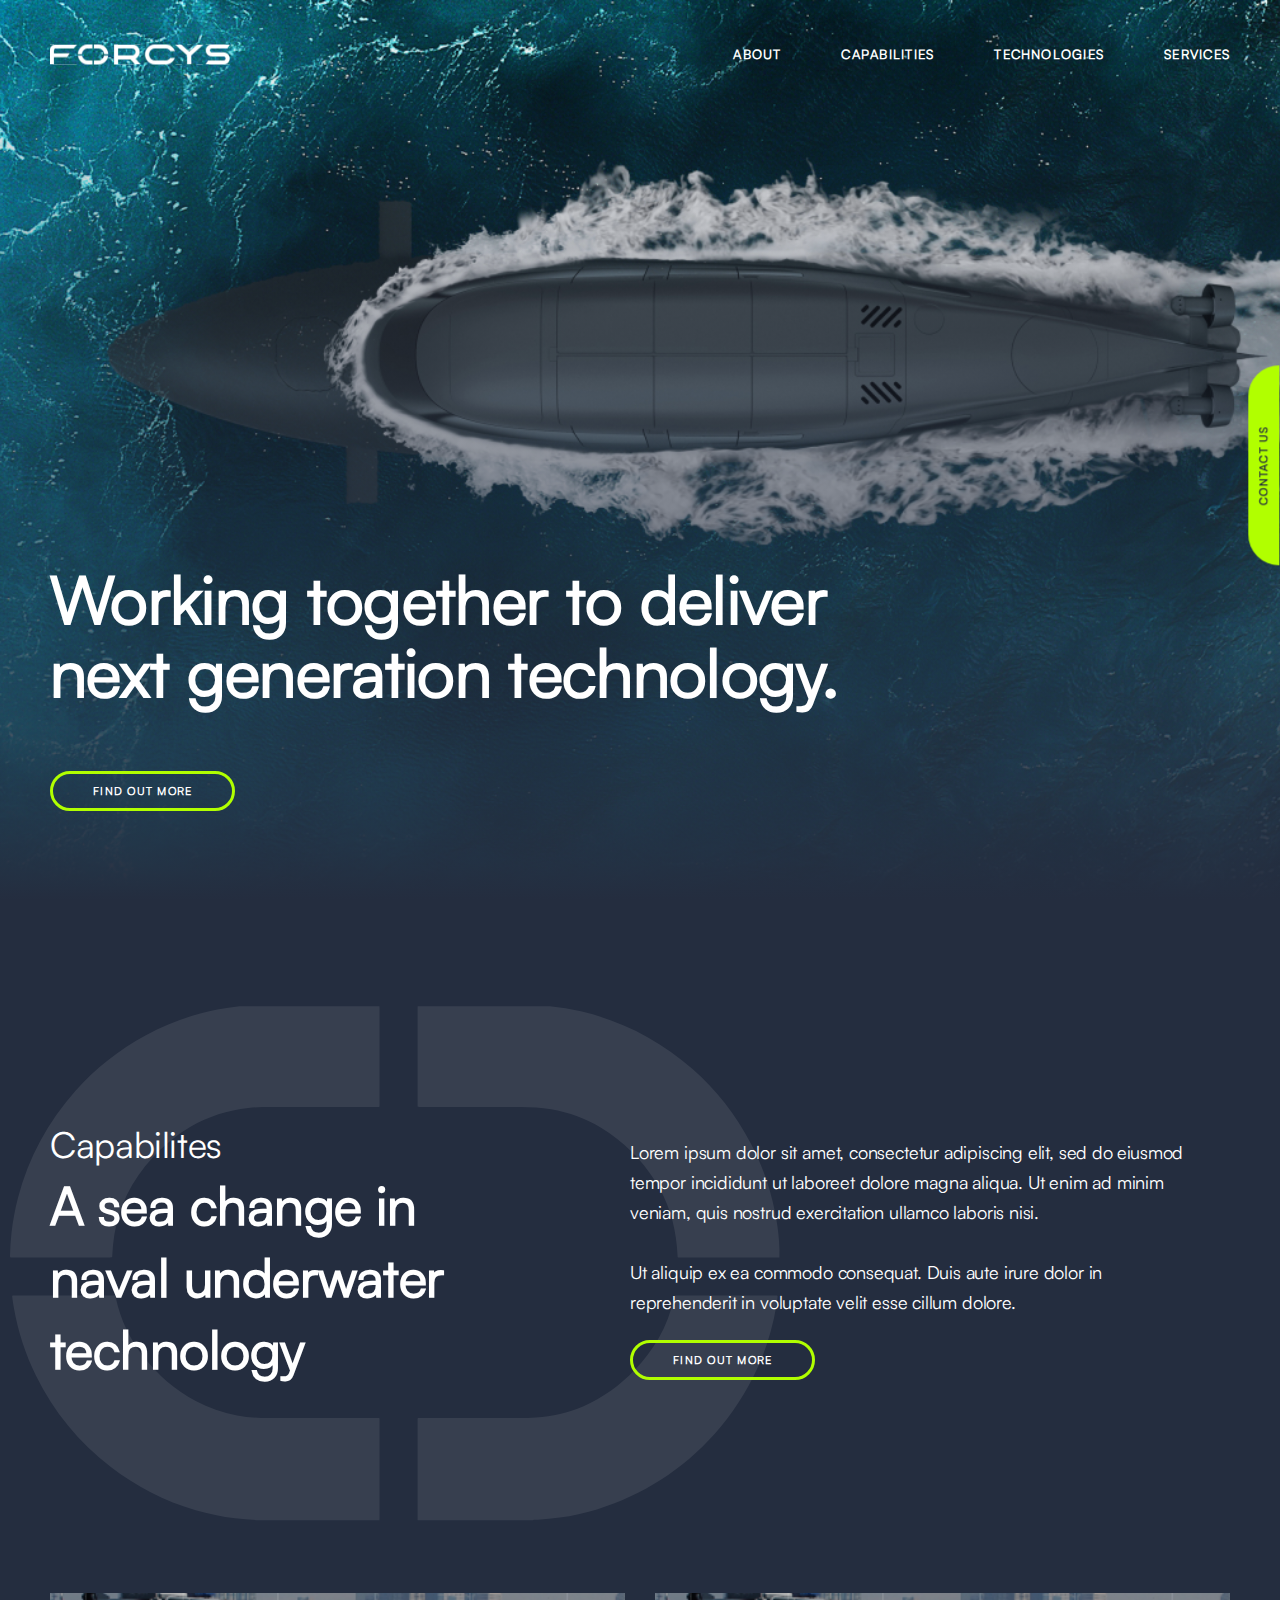
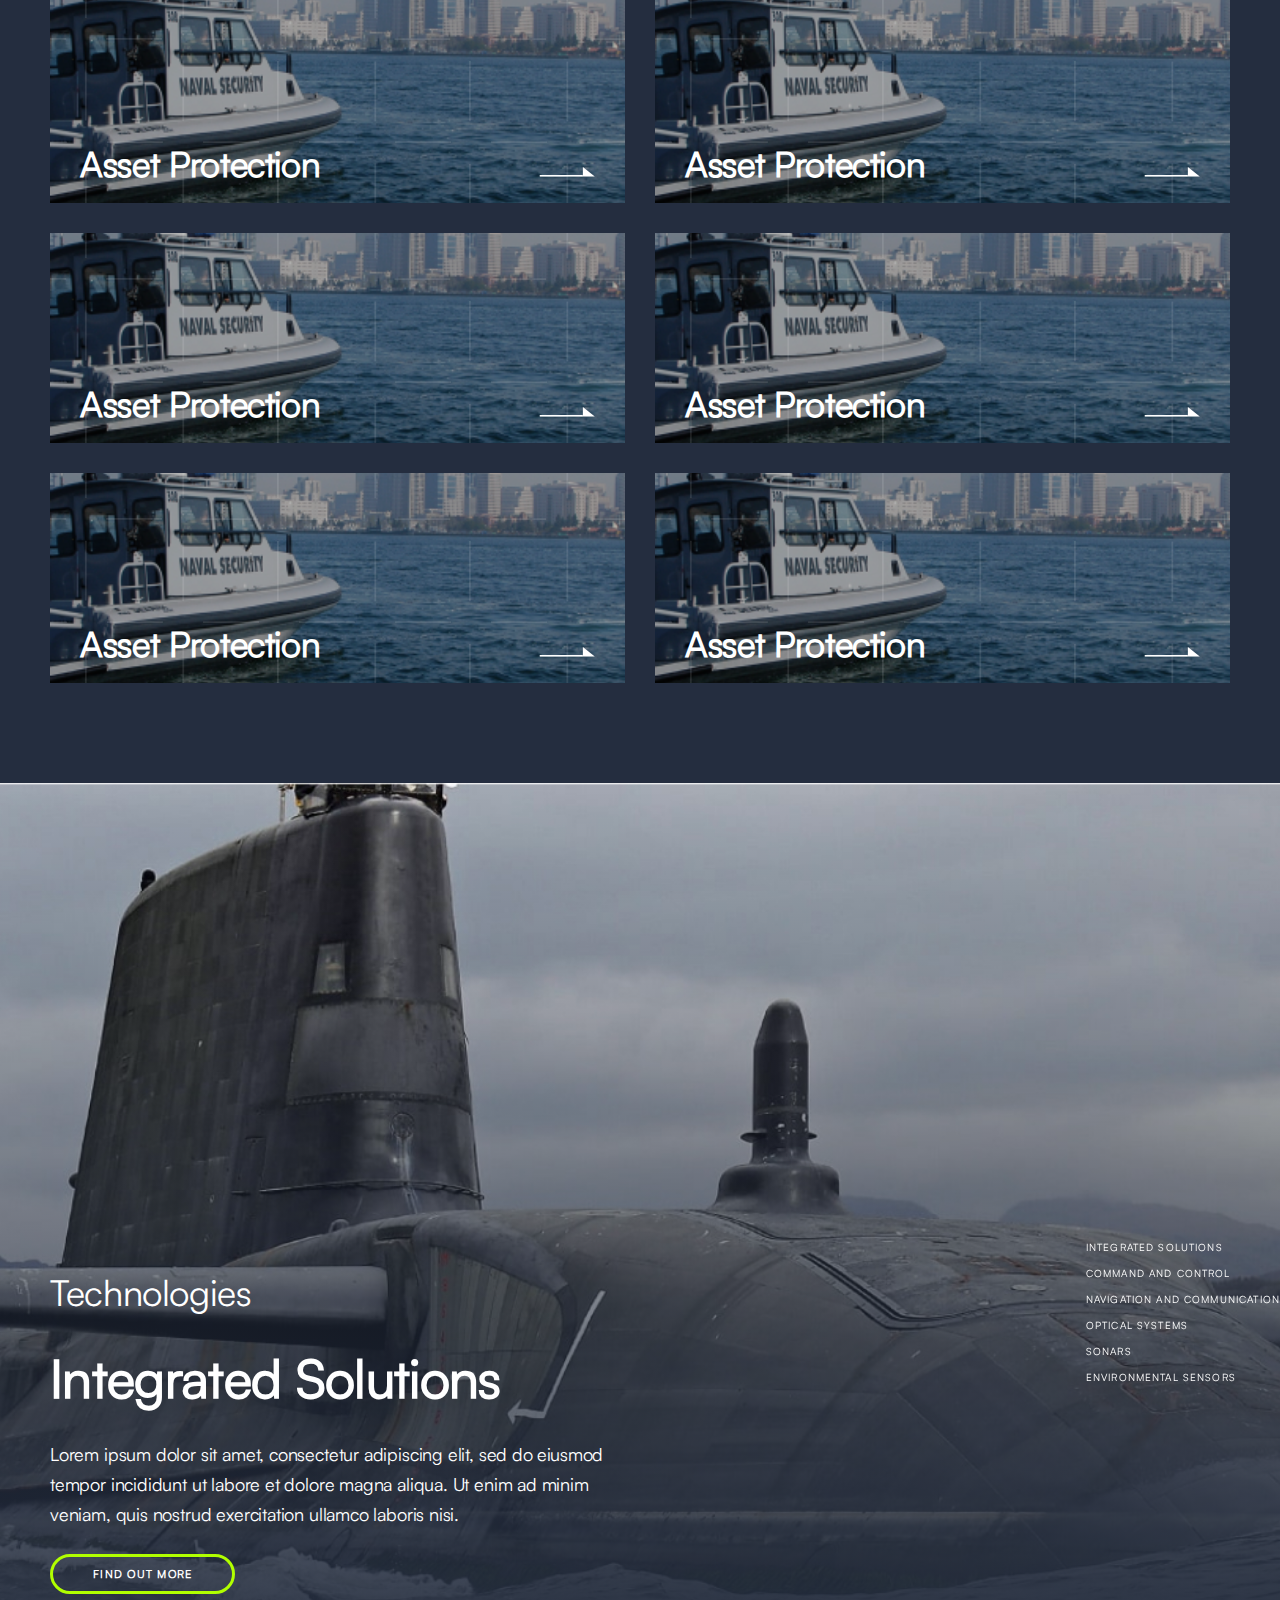
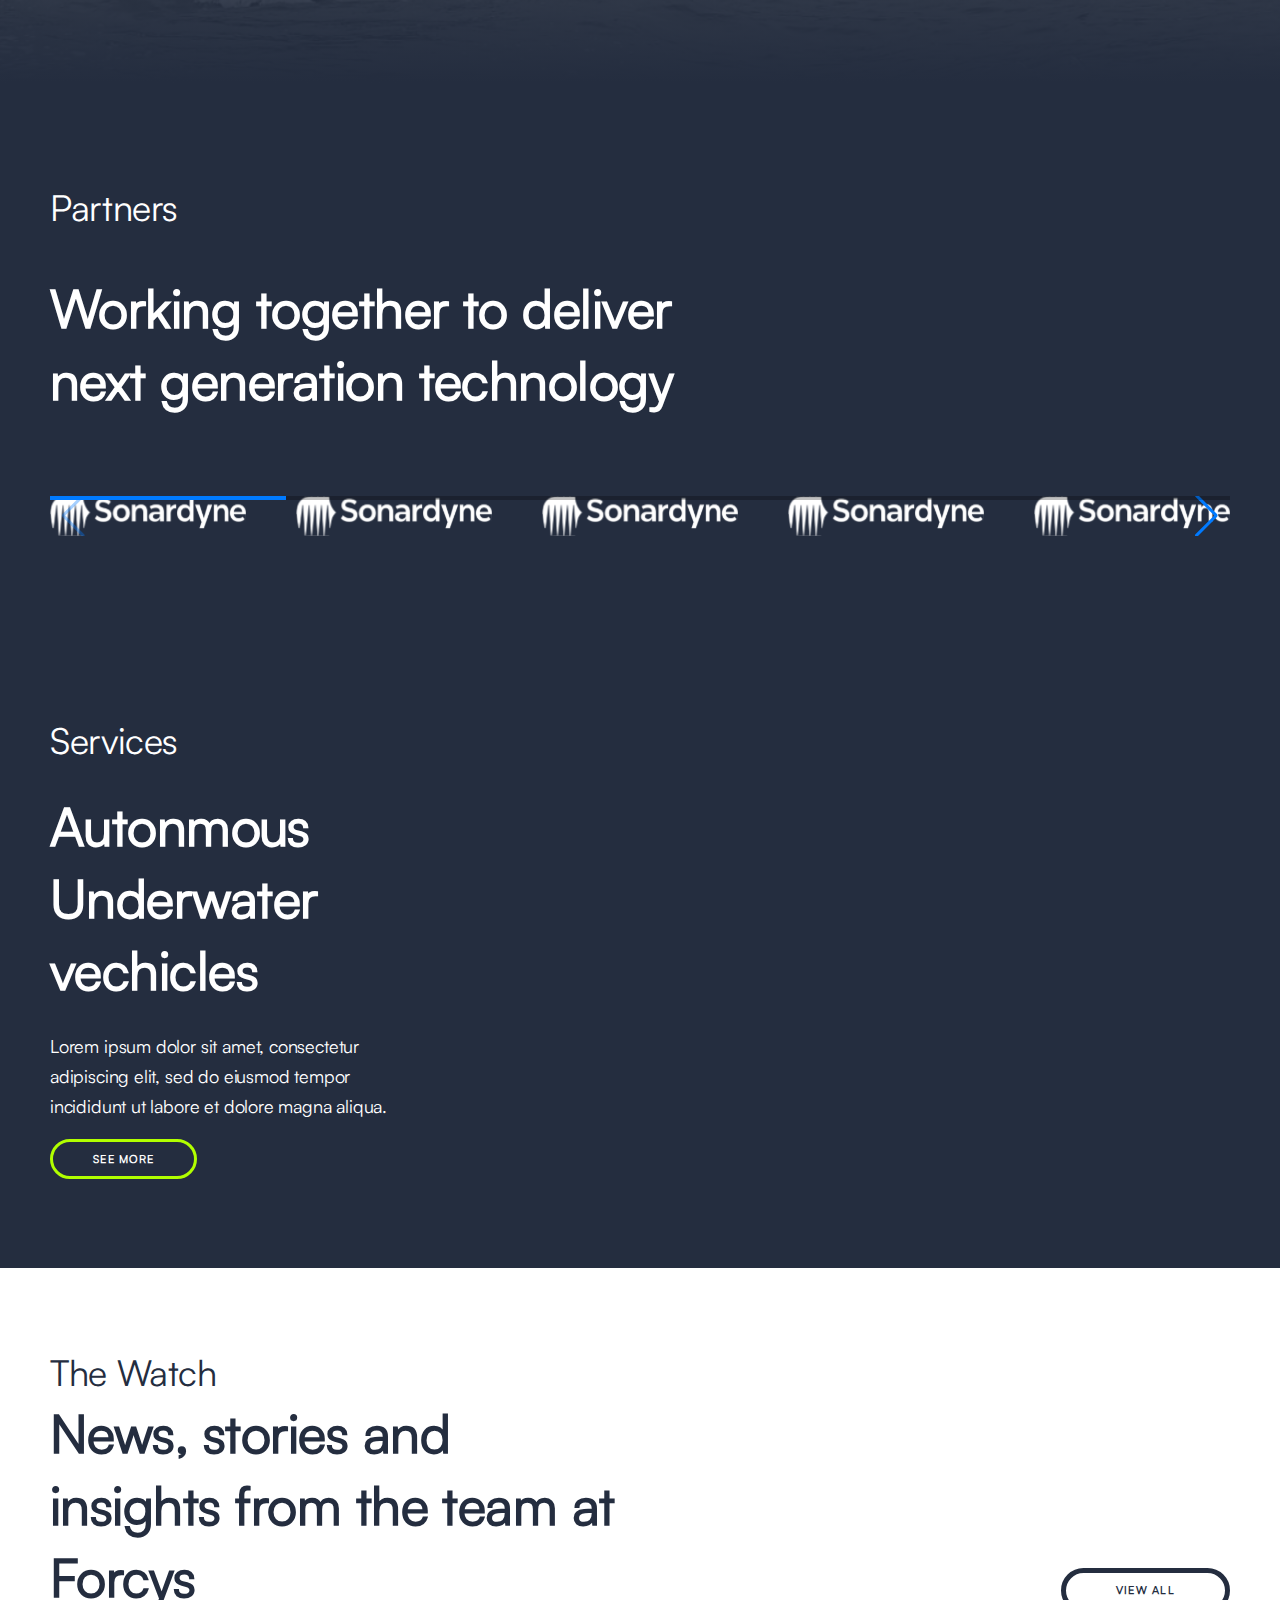
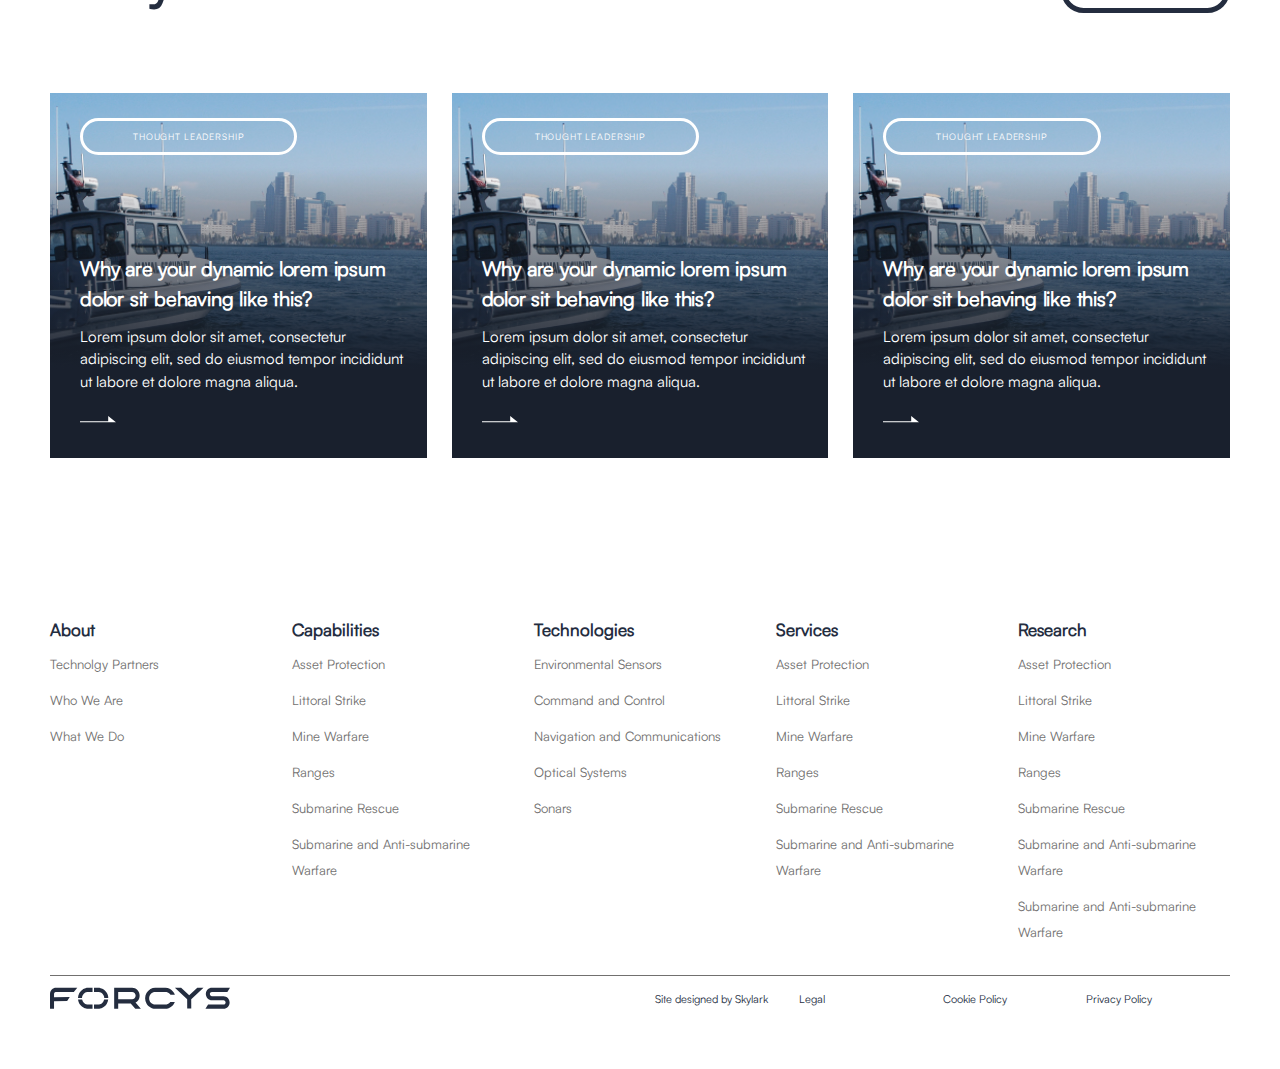
<file: forcys/index.html>
<!DOCTYPE html>
<html lang="en">

<head>
    <meta charset="UTF-8">
    <meta name="viewport" content="width=device-width, initial-scale=1.0">
    <title>Forcys</title>
    
    <link rel="stylesheet" href="https://cdn.jsdelivr.net/npm/swiper@11/swiper-bundle.min.css" />
    <link rel="stylesheet" href="style.css">
</head>

<body>

    <header class="floating_header">
        <div class="container">
            <div class="header">
                <div class="header_logo">
                    <h1 title="Forcys">
                        <a href="/"><img src="img/Logo.svg" alt=""></a>
                    </h1>
                </div>

                <div class="header_menu">
                    <ul class="menu">
                        <li><a href="/about.html">About</a></li>
                        <li><a href="/capabilities.html">Capabilities</a></li>
                        <li><a href="/technologies.html">Technologies</a></li>
                        <li><a href="/services.html">Services</a></li>
                    </ul>
                </div>
            </div>
        </div>
    </header>


    <section class="hero_section" style="background-image: url(img/HeroImage.jpg);">
        <div class="container">
            <div class="hero_wrapper home_hero">
                <h3>Working together to deliver next generation technology.</h3>
                <div class="btn">
                    <a href="#">FIND OUT MORE</a>
                </div>
            </div>
        </div>
        <div class="contact_btn">
            <a href="#">Contact us</a>
        </div>
    </section>

    <section class="capabilites_section">
        <div class="bg_img" style="background-image: url(img/Group882.svg);"></div>
        <div class="container">
            <div class="capabilites_wrapper">
                <div class="title">
                    <h3>Capabilites</h3>
                    <h2>A sea change in naval underwater technology</h2>
                </div>

                <div class="para">
                    <p>Lorem ipsum dolor sit amet, consectetur adipiscing elit, sed do eiusmod tempor incididunt ut
                        laboreet dolore magna aliqua. Ut enim ad minim veniam, quis nostrud exercitation ullamco laboris
                        nisi.
                    </p>
                    <p>Ut aliquip ex ea commodo consequat. Duis aute irure dolor in reprehenderit in voluptate velit
                        esse cillum dolore.
                    </p>
                    
                    <div class="btn">
                        <a href="#">FIND OUT MORE</a>
                    </div>
                </div>
            </div>
        </div>
    </section>

    <section class="card_section">
        <div class="container">
            <div class="card_wrapper">
                <div class="card">
                    <div class="text">
                        <h2>Asset Protection</h2>
                        <a href="#">
                            <svg xmlns="http://www.w3.org/2000/svg" width="56" height="10" viewBox="0 0 56 10"
                                fill="none">
                                <rect x="0.716797" y="8.00879" width="43.1412" height="1.60177" fill="white" />
                                <path d="M43.8574 9.61062V0L55.7584 9.61062L43.8574 9.61062Z" fill="white" />
                            </svg>
                        </a>
                    </div>
                </div>

                <div class="card">
                    <div class="text">
                        <h2>Asset Protection</h2>
                        <a href="#">
                            <svg xmlns="http://www.w3.org/2000/svg" width="56" height="10" viewBox="0 0 56 10"
                                fill="none">
                                <rect x="0.716797" y="8.00879" width="43.1412" height="1.60177" fill="white" />
                                <path d="M43.8574 9.61062V0L55.7584 9.61062L43.8574 9.61062Z" fill="white" />
                            </svg>
                        </a>
                    </div>
                </div>

                <div class="card">
                    <div class="text">
                        <h2>Asset Protection</h2>
                        <a href="#">
                            <svg xmlns="http://www.w3.org/2000/svg" width="56" height="10" viewBox="0 0 56 10"
                                fill="none">
                                <rect x="0.716797" y="8.00879" width="43.1412" height="1.60177" fill="white" />
                                <path d="M43.8574 9.61062V0L55.7584 9.61062L43.8574 9.61062Z" fill="white" />
                            </svg>
                        </a>
                    </div>
                </div>

                <div class="card">
                    <div class="text">
                        <h2>Asset Protection</h2>
                        <a href="#">
                            <svg xmlns="http://www.w3.org/2000/svg" width="56" height="10" viewBox="0 0 56 10"
                                fill="none">
                                <rect x="0.716797" y="8.00879" width="43.1412" height="1.60177" fill="white" />
                                <path d="M43.8574 9.61062V0L55.7584 9.61062L43.8574 9.61062Z" fill="white" />
                            </svg>
                        </a>
                    </div>
                </div>

                <div class="card">
                    <div class="text">
                        <h2>Asset Protection</h2>
                        <a href="#">
                            <svg xmlns="http://www.w3.org/2000/svg" width="56" height="10" viewBox="0 0 56 10"
                                fill="none">
                                <rect x="0.716797" y="8.00879" width="43.1412" height="1.60177" fill="white" />
                                <path d="M43.8574 9.61062V0L55.7584 9.61062L43.8574 9.61062Z" fill="white" />
                            </svg>
                        </a>
                    </div>
                </div>

                <div class="card">
                    <div class="text">
                        <h2>Asset Protection</h2>
                        <a href="#">
                            <svg xmlns="http://www.w3.org/2000/svg" width="56" height="10" viewBox="0 0 56 10"
                                fill="none">
                                <rect x="0.716797" y="8.00879" width="43.1412" height="1.60177" fill="white" />
                                <path d="M43.8574 9.61062V0L55.7584 9.61062L43.8574 9.61062Z" fill="white" />
                            </svg>
                        </a>
                    </div>
                </div>
            </div>
        </div>
    </section>

    <section class="hero_section home_technology" style="background-image: url(img/Submarine-min.jpg);">
        <div class="container">
            <div class="hero_wrapper home_text">
                <h3>Technologies</h3>
                <h2>Integrated Solutions</h2>
                <p>Lorem ipsum dolor sit amet, consectetur adipiscing elit, sed do eiusmod tempor incididunt ut labore
                    et dolore magna aliqua. Ut enim ad minim veniam, quis nostrud exercitation ullamco laboris nisi.
                </p>
                <div class="btn">
                    <a href="#">FIND OUT MORE</a>
                </div>
            </div>
        </div>
        <div class="side_nav">
            <ul>
                <li><a href="#">Integrated Solutions</a></li>
                <li><a href="#">Command and Control</a></li>
                <li><a href="#">Navigation and Communication</a></li>
                <li><a href="#">Optical Systems</a></li>
                <li><a href="#">Sonars</a></li>
                <li><a href="#">Environmental Sensors</a></li>
            </ul>
        </div>
    </section>

    <section class="partners_section">
        <div class="container">
            <div class="Partner_wrapper">
                <div class="text_area">
                    <h3>Partners</h3>
                    <h2>Working together to deliver next generation technology</h2>
                </div>
                <div class="slider_area">
                    <!-- Swiper -->
                    <div class="swiper mySwiper">
                        <div class="swiper-wrapper">
                            <div class="swiper-slide"><img src="img/sonardyne_logo@2xwhite-1 1.svg" alt=""></div>
                            <div class="swiper-slide"><img src="img/sonardyne_logo@2xwhite-1 1.svg" alt=""></div>
                            <div class="swiper-slide"><img src="img/sonardyne_logo@2xwhite-1 1.svg" alt=""></div>
                            <div class="swiper-slide"><img src="img/sonardyne_logo@2xwhite-1 1.svg" alt=""></div>
                            <div class="swiper-slide"><img src="img/sonardyne_logo@2xwhite-1 1.svg" alt=""></div>
                            <div class="swiper-slide"><img src="img/sonardyne_logo@2xwhite-1 1.svg" alt=""></div>
                            <div class="swiper-slide"><img src="img/sonardyne_logo@2xwhite-1 1.svg" alt=""></div>
                            <div class="swiper-slide"><img src="img/sonardyne_logo@2xwhite-1 1.svg" alt=""></div>
                            <div class="swiper-slide"><img src="img/sonardyne_logo@2xwhite-1 1.svg" alt=""></div>
                        </div>
                        <div class="swiper-button-next"></div>
                        <div class="swiper-button-prev"></div>
                        <div class="swiper-pagination"></div>
                    </div>
                </div>
            </div>
        </div>
    </section>

    <section class="services_sec">
        <div class="container">
            <div class="services_wrap">
                <div class="text_side">
                    <h3>Services</h3>
                    <h2>Autonmous Underwater vechicles</h2>
                    <p>Lorem ipsum dolor sit amet, consectetur adipiscing elit, sed do eiusmod tempor incididunt ut labore et dolore magna aliqua.</p>
                    <div class="btn">
                        <a href="#">See more</a>
                    </div>
                </div>
                <div class="slider_side">
                    <!-- <div class="swiper service_swiper">
                        <div class="swiper-wrapper">
                            <div class="swiper-slide"><img src="img/sonardyne_logo@2xwhite-1 1.svg" alt=""></div>
                            <div class="swiper-slide"><img src="img/sonardyne_logo@2xwhite-1 1.svg" alt=""></div>
                            <div class="swiper-slide"><img src="img/sonardyne_logo@2xwhite-1 1.svg" alt=""></div>
                            <div class="swiper-slide"><img src="img/sonardyne_logo@2xwhite-1 1.svg" alt=""></div>
                            <div class="swiper-slide"><img src="img/sonardyne_logo@2xwhite-1 1.svg" alt=""></div>
                            <div class="swiper-slide"><img src="img/sonardyne_logo@2xwhite-1 1.svg" alt=""></div>
                            <div class="swiper-slide"><img src="img/sonardyne_logo@2xwhite-1 1.svg" alt=""></div>
                            <div class="swiper-slide"><img src="img/sonardyne_logo@2xwhite-1 1.svg" alt=""></div>
                            <div class="swiper-slide"><img src="img/sonardyne_logo@2xwhite-1 1.svg" alt=""></div>
                        </div>
                        <div class="swiper-button-next"></div>
                        <div class="swiper-button-prev"></div>
                        <div class="swiper-pagination"></div>
                    </div> -->
                </div>
            </div>
        </div>
    </section>

    <section class="watch">
        <div class="container">
            <div class="watch_wrapper">
                <div class="title">
                    <h3>The Watch </h3>
                </div>

                <div class="text_area">
                    <h2>News, stories and insights from the team at Forcys</h2>
                    <a href="/watch.html">View All </a>
                </div>

                <div class="card_area">
                    <div class="card">
                        <div class="top_area">
                            <a href="#">Thought leadership</a>
                        </div>
                        <div class="bottom_area">
                            <h3>Why are your dynamic lorem ipsum dolor sit behaving like this?</h3>
                            <p>Lorem ipsum dolor sit amet, consectetur adipiscing elit, sed do eiusmod tempor
                                incididunt ut labore et dolore magna aliqua. </p>
                            <a href="#">
                                <svg xmlns="http://www.w3.org/2000/svg" width="36" height="7" viewBox="0 0 36 7"
                                    fill="none">
                                    <path fill-rule="evenodd" clip-rule="evenodd"
                                        d="M28.1955 6.28119V6.28122H35.9736L28.1955 0V5.23432H0V6.28119H28.1955Z"
                                        fill="white" />
                                </svg>
                            </a>
                        </div>
                    </div>

                    <div class="card">
                        <div class="top_area">
                            <a href="#">Thought leadership</a>
                        </div>
                        <div class="bottom_area">
                            <h3>Why are your dynamic lorem ipsum dolor sit behaving like this?</h3>
                            <p>Lorem ipsum dolor sit amet, consectetur adipiscing elit, sed do eiusmod tempor
                                incididunt ut labore et dolore magna aliqua. </p>
                            <a href="#">
                                <svg xmlns="http://www.w3.org/2000/svg" width="36" height="7" viewBox="0 0 36 7"
                                    fill="none">
                                    <path fill-rule="evenodd" clip-rule="evenodd"
                                        d="M28.1955 6.28119V6.28122H35.9736L28.1955 0V5.23432H0V6.28119H28.1955Z"
                                        fill="white" />
                                </svg>
                            </a>
                        </div>
                    </div>

                    <div class="card">
                        <div class="top_area">
                            <a href="#">Thought leadership</a>
                        </div>
                        <div class="bottom_area">
                            <h3>Why are your dynamic lorem ipsum dolor sit behaving like this?</h3>
                            <p>Lorem ipsum dolor sit amet, consectetur adipiscing elit, sed do eiusmod tempor
                                incididunt ut labore et dolore magna aliqua. </p>
                            <a href="#">
                                <svg xmlns="http://www.w3.org/2000/svg" width="36" height="7" viewBox="0 0 36 7"
                                    fill="none">
                                    <path fill-rule="evenodd" clip-rule="evenodd"
                                        d="M28.1955 6.28119V6.28122H35.9736L28.1955 0V5.23432H0V6.28119H28.1955Z"
                                        fill="white" />
                                </svg>
                            </a>
                        </div>
                    </div>
                    
                </div>
            </div>
        </div>
    </section>


    <footer>
        <div class="container">
            <div class="footer_wrapper">
                <ul class="footer_menu">
                    <h3>About</h3>
                    <li><a href="#">Technolgy Partners</a></li>
                    <li><a href="#">Who We Are</a></li>
                    <li><a href="#">What We Do</a></li>
                </ul>
                <ul class="footer_menu">
                    <h3>Capabilities</h3>
                    <li><a href="#">Asset Protection</a></li>
                    <li><a href="#">Littoral Strike</a></li>
                    <li><a href="#">Mine Warfare</a></li>
                    <li><a href="#">Ranges</a></li>
                    <li><a href="#">Submarine Rescue</a></li>
                    <li><a href="#">Submarine and Anti-submarine Warfare</a></li>
                </ul>
                <ul class="footer_menu">
                    <h3>Technologies</h3>
                    <li><a href="#">Environmental Sensors</a></li>
                    <li><a href="#">Command and Control</a></li>
                    <li><a href="#">Navigation and Communications</a></li>
                    <li><a href="#">Optical Systems</a></li>
                    <li><a href="#">Sonars</a></li>
                </ul>
                <ul class="footer_menu">
                    <h3>Services</h3>
                    <li><a href="#">Asset Protection</a></li>
                    <li><a href="#">Littoral Strike</a></li>
                    <li><a href="#">Mine Warfare</a></li>
                    <li><a href="#">Ranges</a></li>
                    <li><a href="#">Submarine Rescue</a></li>
                    <li><a href="#">Submarine and Anti-submarine Warfare</a></li>
                </ul>
                <ul class="footer_menu">
                    <h3>Research</h3>
                    <li><a href="#">Asset Protection</a></li>
                    <li><a href="#">Littoral Strike</a></li>
                    <li><a href="#">Mine Warfare</a></li>
                    <li><a href="#">Ranges</a></li>
                    <li><a href="#">Submarine Rescue</a></li>
                    <li><a href="#">Submarine and Anti-submarine Warfare</a></li>
                    <li><a href="#">Submarine and Anti-submarine Warfare</a></li>
                </ul>
            </div>
            <div class="footer_bottom">
                <h1 title="Forcys">
                    <a href="/"><img src="img/Dark Logo.svg" alt=""></a>
                </h1>
                <ul class="footer_rules">
                    <li><a href="#">Site designed by Skylark</a></li>
                    <li><a href="#">Legal</a></li>
                    <li><a href="#">Cookie Policy</a></li>
                    <li><a href="#">Privacy Policy</a></li>
                </ul>
            </div>
        </div>
    </footer>













     <!-- Swiper JS -->
  <script src="https://cdn.jsdelivr.net/npm/swiper@11/swiper-bundle.min.js"></script>

  <!-- Initialize Swiper -->
  <script>
    var swiper = new Swiper(".mySwiper", {
    slidesPerView: 5,
      spaceBetween: 50,
      pagination: {
        el: ".swiper-pagination",
        type: "progressbar",
      },
      navigation: {
        nextEl: ".swiper-button-next",
        prevEl: ".swiper-button-prev",
      },
    });


    // var swiper = new Swiper(".service_swiper", {
    //   pagination: {
    //     el: ".swiper-pagination",
    //     type: "progressbar",
    //   },
    //   navigation: {
    //     nextEl: ".swiper-button-next",
    //     prevEl: ".swiper-button-prev",
    //   },
    // });
  </script>


</body>

</html>
</file>
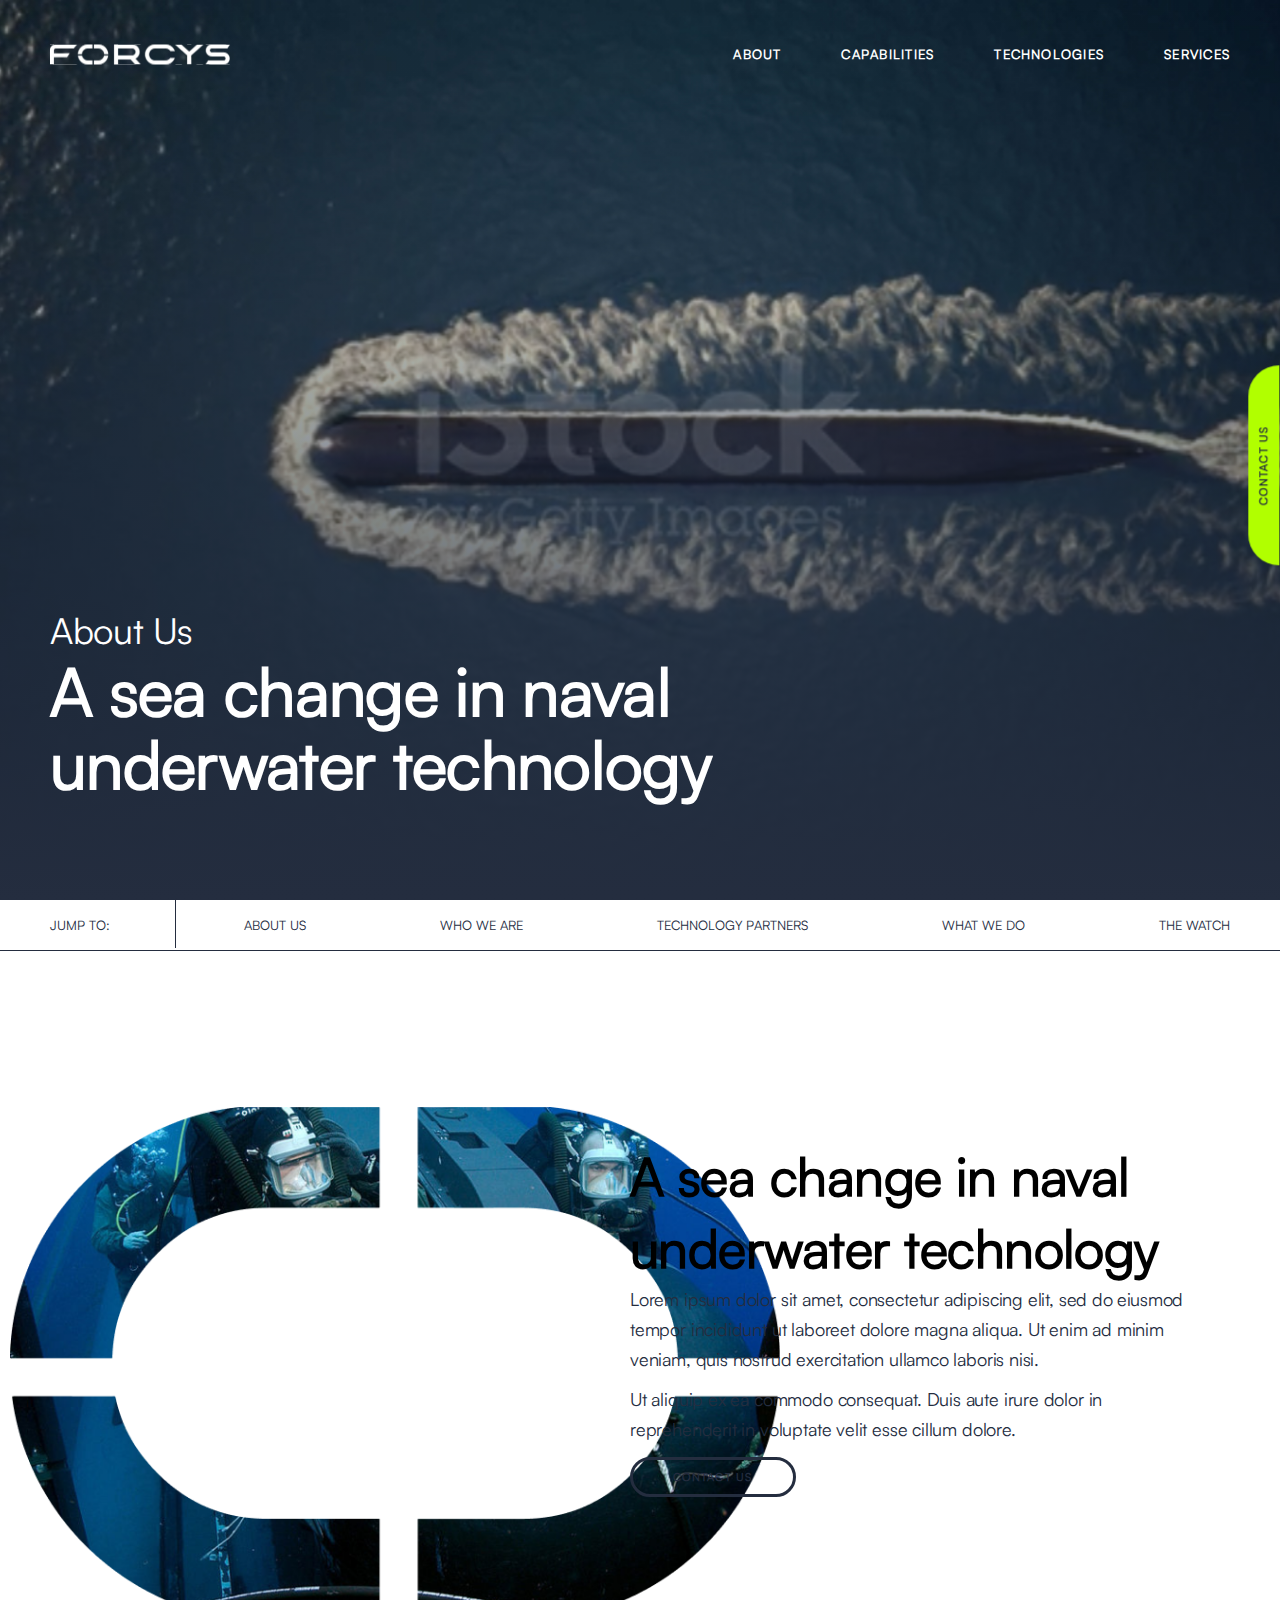
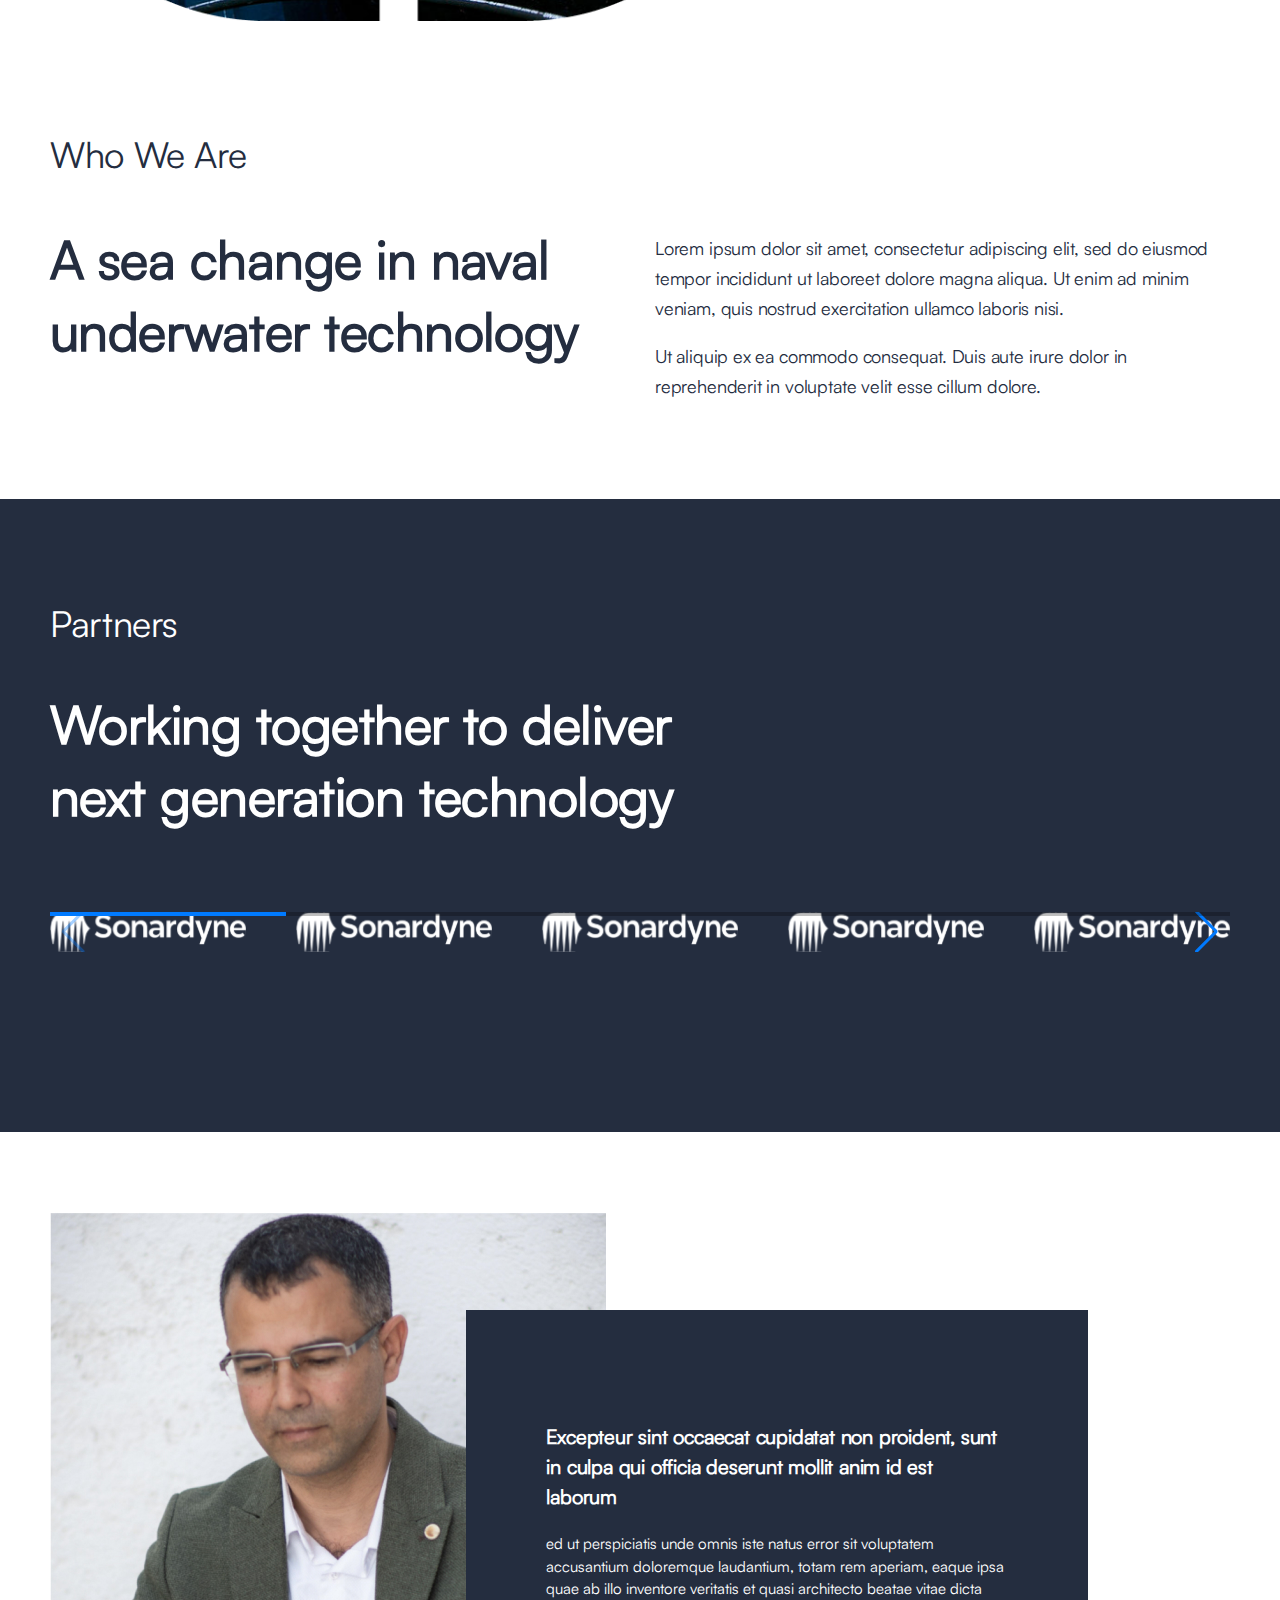
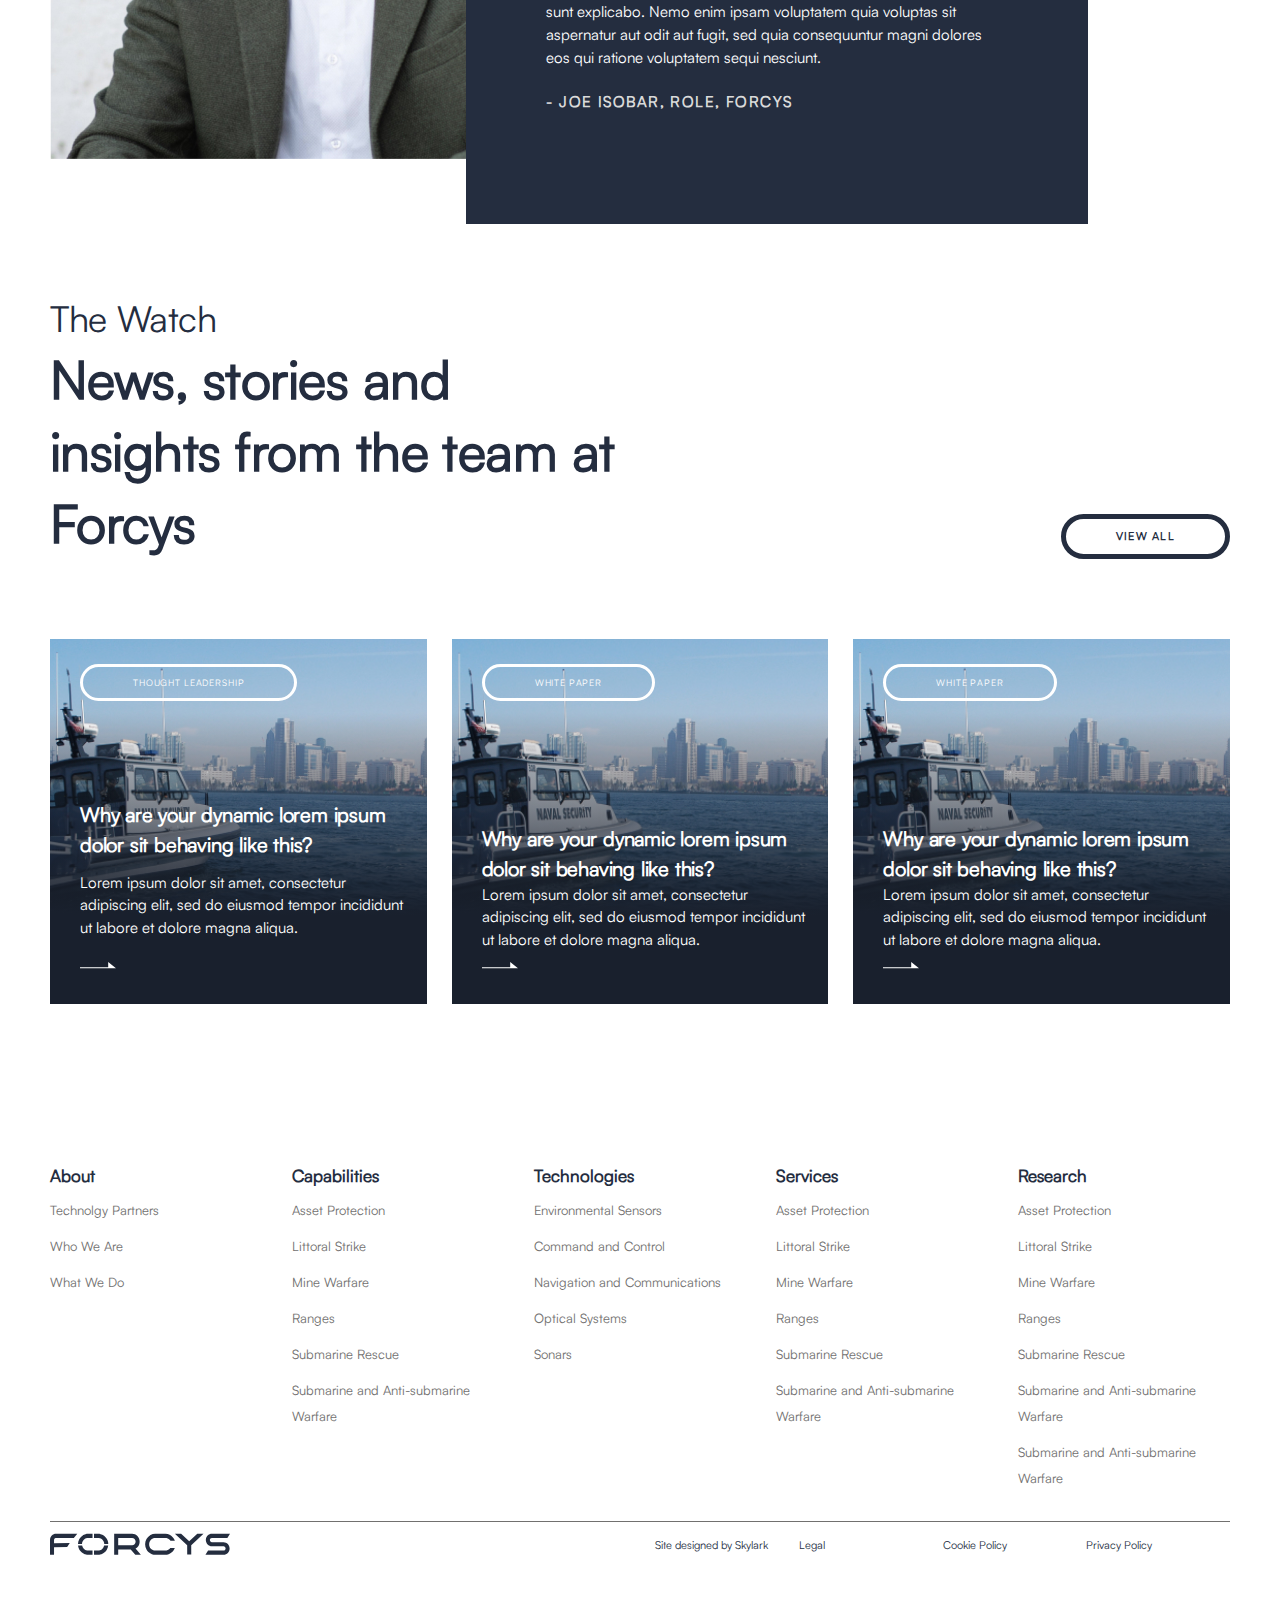
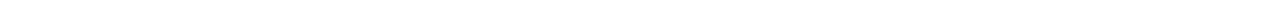
<file: forcys/about.html>
<!DOCTYPE html>
<html lang="en">

<head>
    <meta charset="UTF-8">
    <meta name="viewport" content="width=device-width, initial-scale=1.0">
    <title>Forcys</title>
    <link rel="stylesheet" href="style.css">
    <link rel="stylesheet" href="https://cdn.jsdelivr.net/npm/swiper@11/swiper-bundle.min.css" />
    <link rel="stylesheet" href="style.css">
</head>

<body>

    <header class="floating_header">
        <div class="container">
            <div class="header">
                <div class="header_logo">
                    <h1 title="Forcys">
                        <a href="/"><img src="img/Logo.svg" alt=""></a>
                    </h1>
                </div>

                <div class="header_menu">
                    <ul class="menu">
                        <li><a href="/about.html">About</a></li>
                        <li><a href="/capabilities.html">Capabilities</a></li>
                        <li><a href="/technologies.html">Technologies</a></li>
                        <li><a href="/services.html">Services</a></li>
                    </ul>
                </div>
            </div>
        </div>
    </header>

    <section class="hero_section" style="background-image: url(img/Screenshot\ 2022-04-12\ at\ 11.06.jpg);">
        <div class="container">
            <div class="hero_wrapper">
                <h3>About Us</h3>
                <h2>A sea change in naval underwater technology</h2>
            </div>
        </div>
        <div class="contact_btn">
            <a href="#">Contact us</a>
        </div>
    </section>

    <section class="side_navigation">
        <div class="container">
            <div class="navigation_wrapper">
                <ul class="side_nav">
                    <li class="active"><a href="#">JUMP TO:</a></li>
                    <li><a href="#">ABOUT US</a></li>
                    <li><a href="#">WHO WE ARE</a></li>
                    <li><a href="#">TECHNOLOGY PARTNERS</a></li>
                    <li><a href="#">WHAT WE DO</a></li>
                    <li><a href="#">THE WATCH</a></li>
                </ul>
            </div>
        </div>
    </section>

    <section class="capabilites_section about_capabiites">
        <div class="bg_img bg_capabilites" style="background-image: url(img/about-img.png);"></div>
        <div class="container">
            <div class="capabilites_wrapper about_capabiites_wrap">
                <div class="title">
                    
                </div>

                <div class="para">
                    <h2>A sea change in naval underwater technology</h2>
                    <p>Lorem ipsum dolor sit amet, consectetur adipiscing elit, sed do eiusmod tempor incididunt ut
                        laboreet dolore magna aliqua. Ut enim ad minim veniam, quis nostrud exercitation ullamco laboris
                        nisi.
                    <p>Ut aliquip ex ea commodo consequat. Duis aute irure dolor in reprehenderit in voluptate velit
                        esse cillum dolore.</p>
                    </p>
                    <div class="btn">
                        <a href="#">Contact us</a>
                    </div>
                </div>
            </div>
        </div>
    </section>



    <section class="text_section about_text_section">
        <div class="container">
            <h3>Who We Are</h3>
            <div class="text_wrapper">
                <div class="title about_title">
                    <h2>A sea change in naval underwater technology</h2>
                </div>
               
                <div class="para about_para">
                    <p>Lorem ipsum dolor sit amet, consectetur adipiscing elit, sed do eiusmod tempor incididunt ut laboreet dolore magna aliqua. Ut enim ad minim veniam, quis nostrud exercitation ullamco laboris nisi.
                        <p>Ut aliquip ex ea commodo consequat. Duis aute irure dolor in reprehenderit in voluptate velit esse
                            cillum dolore.</p>
                        </p>
                </div>
            </div>
        </div>
    </section>


    <section class="partners_section partners_about">
        <div class="container">
            <div class="Partner_wrapper">
                <div class="text_area">
                    <h3>Partners</h3>
                    <h2>Working together to deliver next generation technology</h2>
                </div>
                <div class="slider_area">
                    <!-- Swiper -->
                    <div class="swiper mySwiper">
                        <div class="swiper-wrapper">
                            <div class="swiper-slide"><img src="img/sonardyne_logo@2xwhite-1 1.svg" alt=""></div>
                            <div class="swiper-slide"><img src="img/sonardyne_logo@2xwhite-1 1.svg" alt=""></div>
                            <div class="swiper-slide"><img src="img/sonardyne_logo@2xwhite-1 1.svg" alt=""></div>
                            <div class="swiper-slide"><img src="img/sonardyne_logo@2xwhite-1 1.svg" alt=""></div>
                            <div class="swiper-slide"><img src="img/sonardyne_logo@2xwhite-1 1.svg" alt=""></div>
                            <div class="swiper-slide"><img src="img/sonardyne_logo@2xwhite-1 1.svg" alt=""></div>
                            <div class="swiper-slide"><img src="img/sonardyne_logo@2xwhite-1 1.svg" alt=""></div>
                            <div class="swiper-slide"><img src="img/sonardyne_logo@2xwhite-1 1.svg" alt=""></div>
                            <div class="swiper-slide"><img src="img/sonardyne_logo@2xwhite-1 1.svg" alt=""></div>
                        </div>
                        <div class="swiper-button-next"></div>
                        <div class="swiper-button-prev"></div>
                        <div class="swiper-pagination"></div>
                    </div>
                </div>
            </div>
        </div>
    </section>

   <section class="quotatin_section">
    <div class="container">
        <div class="quotation_wrapper">
            <div class="img_area">
                <img src="img/Screenshot 2022-04-13 at 19.20 1.jpg" alt="">
            </div>
            <div class="text_area">
                <h3>Excepteur sint occaecat cupidatat non proident, sunt in culpa qui officia deserunt mollit anim id est laborum</h3>
                <p>ed ut perspiciatis unde omnis iste natus error sit voluptatem accusantium doloremque laudantium, totam rem aperiam, eaque ipsa quae ab illo inventore veritatis et quasi architecto beatae vitae dicta sunt explicabo. Nemo enim ipsam voluptatem quia voluptas sit aspernatur aut odit aut fugit, sed quia consequuntur magni dolores eos qui ratione voluptatem sequi nesciunt. </p>
                <h2>- JOE ISOBAR, ROLE, FORCYS</h2>
            </div>
        </div>
    </div>
   </section>

   

    <section class="watch">
        <div class="container">
            <div class="watch_wrapper">
                <div class="title">
                    <h3>The Watch </h3>
                </div>

                <div class="text_area">
                    <h2>News, stories and insights from the team at Forcys</h2>
                    <a href="#">View All </a>
                </div>

                <div class="card_area">
                    <div class="card">
                        <div class="top_area">
                            <a href="#">Thought leadership</a>
                        </div>
                        <div class="bottom_area">
                            <h3>Why are your dynamic lorem ipsum dolor sit behaving like this?</h3>
                            <p>Lorem ipsum dolor sit amet, consectetur adipiscing elit, sed do eiusmod tempor
                                    incididunt ut labore et dolore magna aliqua. </p>
                            <a href="#">
                                <svg xmlns="http://www.w3.org/2000/svg" width="36" height="7" viewBox="0 0 36 7"
                                        fill="none">
                                        <path fill-rule="evenodd" clip-rule="evenodd"
                                            d="M28.1955 6.28119V6.28122H35.9736L28.1955 0V5.23432H0V6.28119H28.1955Z"
                                            fill="white" />
                                </svg>
                            </a>
                        </div>
                    </div>

                    <div class="card">
                        <div class="top_area">
                            <a href="#">White paper</a>
                        </div>
                        <div class="bottom_area">
                            <div class="text">
                                <h3>Why are your dynamic lorem ipsum dolor sit behaving like this?</h3>
                                <p>Lorem ipsum dolor sit amet, consectetur adipiscing elit, sed do eiusmod tempor
                                    incididunt ut labore et dolore magna aliqua. </p>
                                <a href="#">
                                    <svg xmlns="http://www.w3.org/2000/svg" width="36" height="7" viewBox="0 0 36 7"
                                        fill="none">
                                        <path fill-rule="evenodd" clip-rule="evenodd"
                                            d="M28.1955 6.28119V6.28122H35.9736L28.1955 0V5.23432H0V6.28119H28.1955Z"
                                            fill="white" />
                                    </svg>
                                </a>
                            </div>
                        </div>
                    </div>

                    <div class="card">
                        <div class="top_area">
                            <a href="#">White paper</a>
                        </div>
                        <div class="bottom_area">
                            <div class="text">
                                <h3>Why are your dynamic lorem ipsum dolor sit behaving like this?</h3>
                                <p>Lorem ipsum dolor sit amet, consectetur adipiscing elit, sed do eiusmod tempor
                                    incididunt ut labore et dolore magna aliqua. </p>
                                <a href="#">
                                    <svg xmlns="http://www.w3.org/2000/svg" width="36" height="7" viewBox="0 0 36 7"
                                        fill="none">
                                        <path fill-rule="evenodd" clip-rule="evenodd"
                                            d="M28.1955 6.28119V6.28122H35.9736L28.1955 0V5.23432H0V6.28119H28.1955Z"
                                            fill="white" />
                                    </svg>
                                </a>
                            </div>
                        </div>
                    </div>
                </div>
            </div>
        </div>
    </section>


    <footer>
        <div class="container">
            <div class="footer_wrapper">
                <ul class="footer_menu">
                    <h3>About</h3>
                    <li><a href="#">Technolgy Partners</a></li>
                    <li><a href="#">Who We Are</a></li>
                    <li><a href="#">What We Do</a></li>
                </ul>
                <ul class="footer_menu">
                    <h3>Capabilities</h3>
                    <li><a href="#">Asset Protection</a></li>
                    <li><a href="#">Littoral Strike</a></li>
                    <li><a href="#">Mine Warfare</a></li>
                    <li><a href="#">Ranges</a></li>
                    <li><a href="#">Submarine Rescue</a></li>
                    <li><a href="#">Submarine and Anti-submarine Warfare</a></li>
                </ul>
                <ul class="footer_menu">
                    <h3>Technologies</h3>
                    <li><a href="#">Environmental Sensors</a></li>
                    <li><a href="#">Command and Control</a></li>
                    <li><a href="#">Navigation and Communications</a></li>
                    <li><a href="#">Optical Systems</a></li>
                    <li><a href="#">Sonars</a></li>
                </ul>
                <ul class="footer_menu">
                    <h3>Services</h3>
                    <li><a href="#">Asset Protection</a></li>
                    <li><a href="#">Littoral Strike</a></li>
                    <li><a href="#">Mine Warfare</a></li>
                    <li><a href="#">Ranges</a></li>
                    <li><a href="#">Submarine Rescue</a></li>
                    <li><a href="#">Submarine and Anti-submarine Warfare</a></li>
                </ul>
                <ul class="footer_menu">
                    <h3>Research</h3>
                    <li><a href="#">Asset Protection</a></li>
                    <li><a href="#">Littoral Strike</a></li>
                    <li><a href="#">Mine Warfare</a></li>
                    <li><a href="#">Ranges</a></li>
                    <li><a href="#">Submarine Rescue</a></li>
                    <li><a href="#">Submarine and Anti-submarine Warfare</a></li>
                    <li><a href="#">Submarine and Anti-submarine Warfare</a></li>
                </ul>
            </div>
            <div class="footer_bottom">
                <h1 title="Forcys">
                    <a href="/"><img src="img/Dark Logo.svg" alt=""></a>
                </h1>
                <ul class="footer_rules">
                    <li><a href="#">Site designed by Skylark</a></li>
                    <li><a href="#">Legal</a></li>
                    <li><a href="#">Cookie Policy</a></li>
                    <li><a href="#">Privacy Policy</a></li>
                </ul>
            </div>
        </div>
    </footer>



       <!-- Swiper JS -->
  <script src="https://cdn.jsdelivr.net/npm/swiper@11/swiper-bundle.min.js"></script>

  <!-- Initialize Swiper -->
  <script>
    var swiper = new Swiper(".mySwiper", {
    slidesPerView: 5,
      spaceBetween: 50,
      pagination: {
        el: ".swiper-pagination",
        type: "progressbar",
      },
      navigation: {
        nextEl: ".swiper-button-next",
        prevEl: ".swiper-button-prev",
      },
    });

</script>


</body>

</html>
</file>
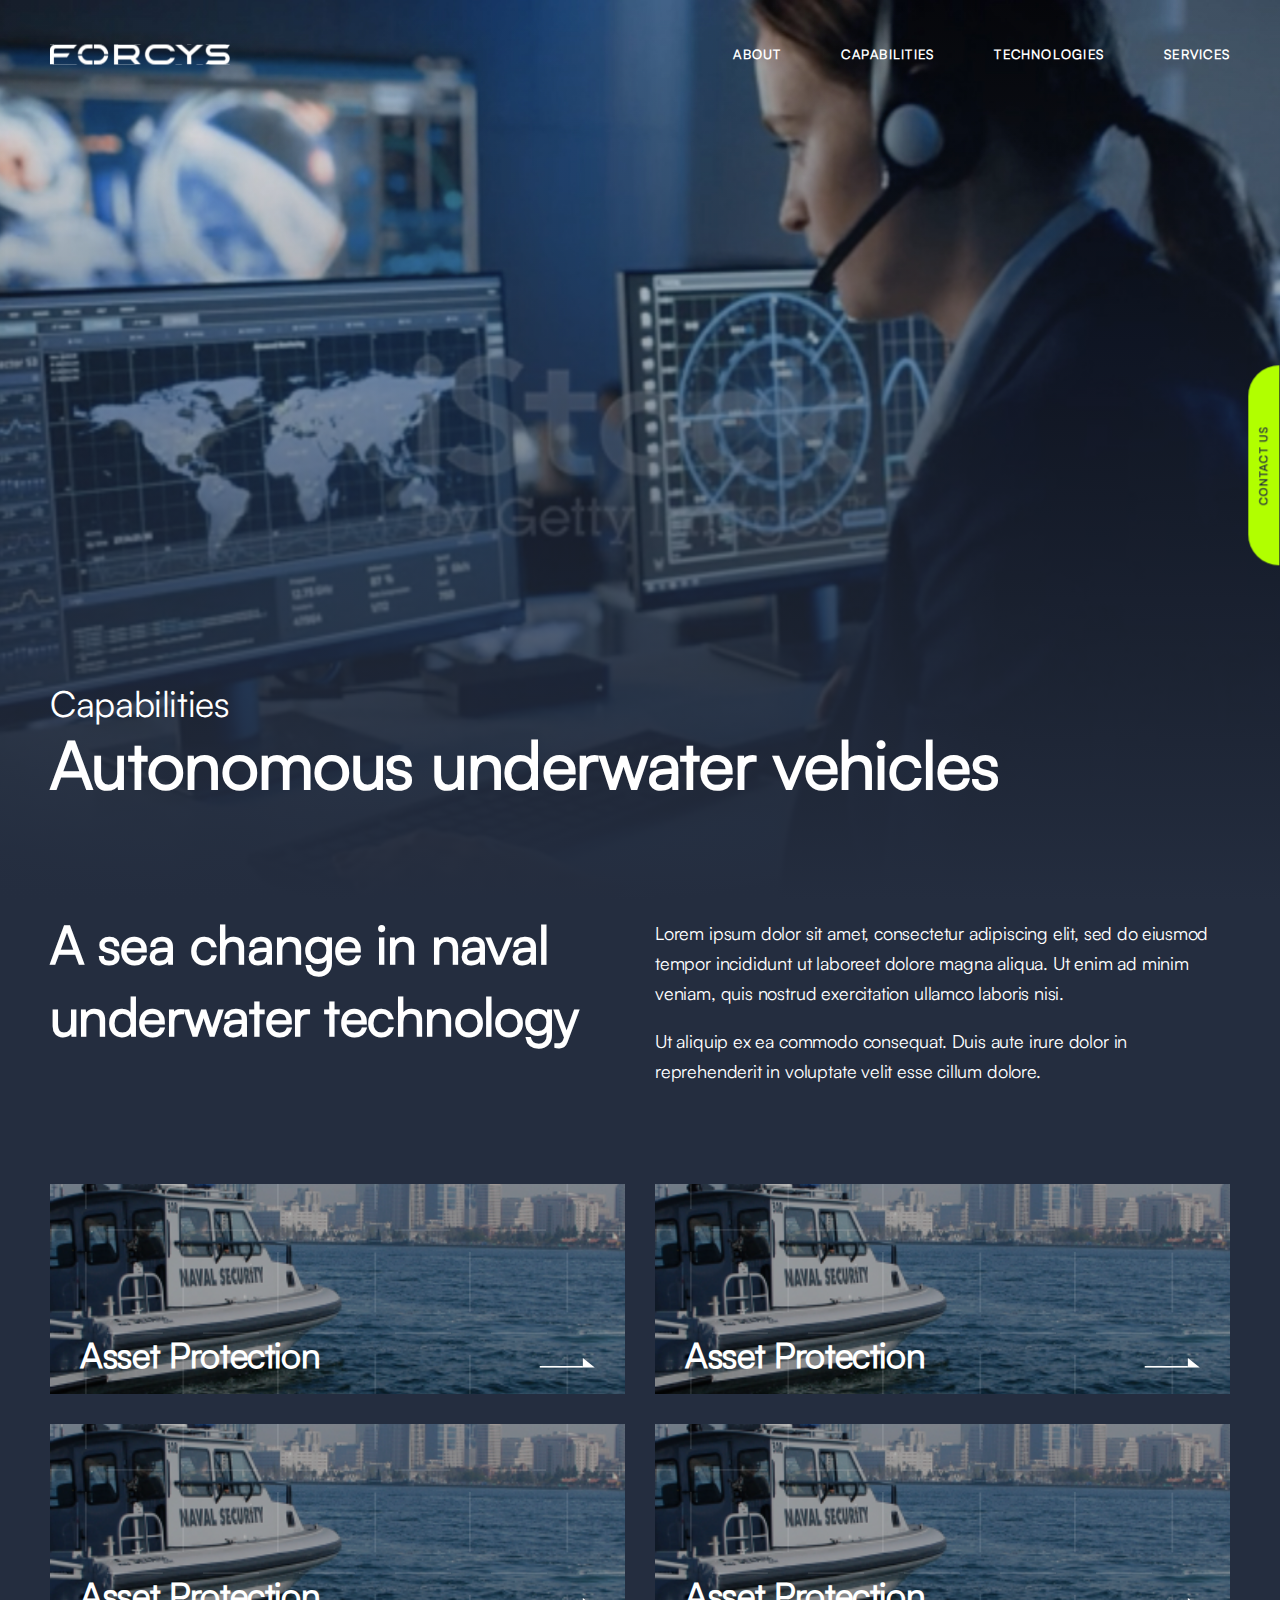
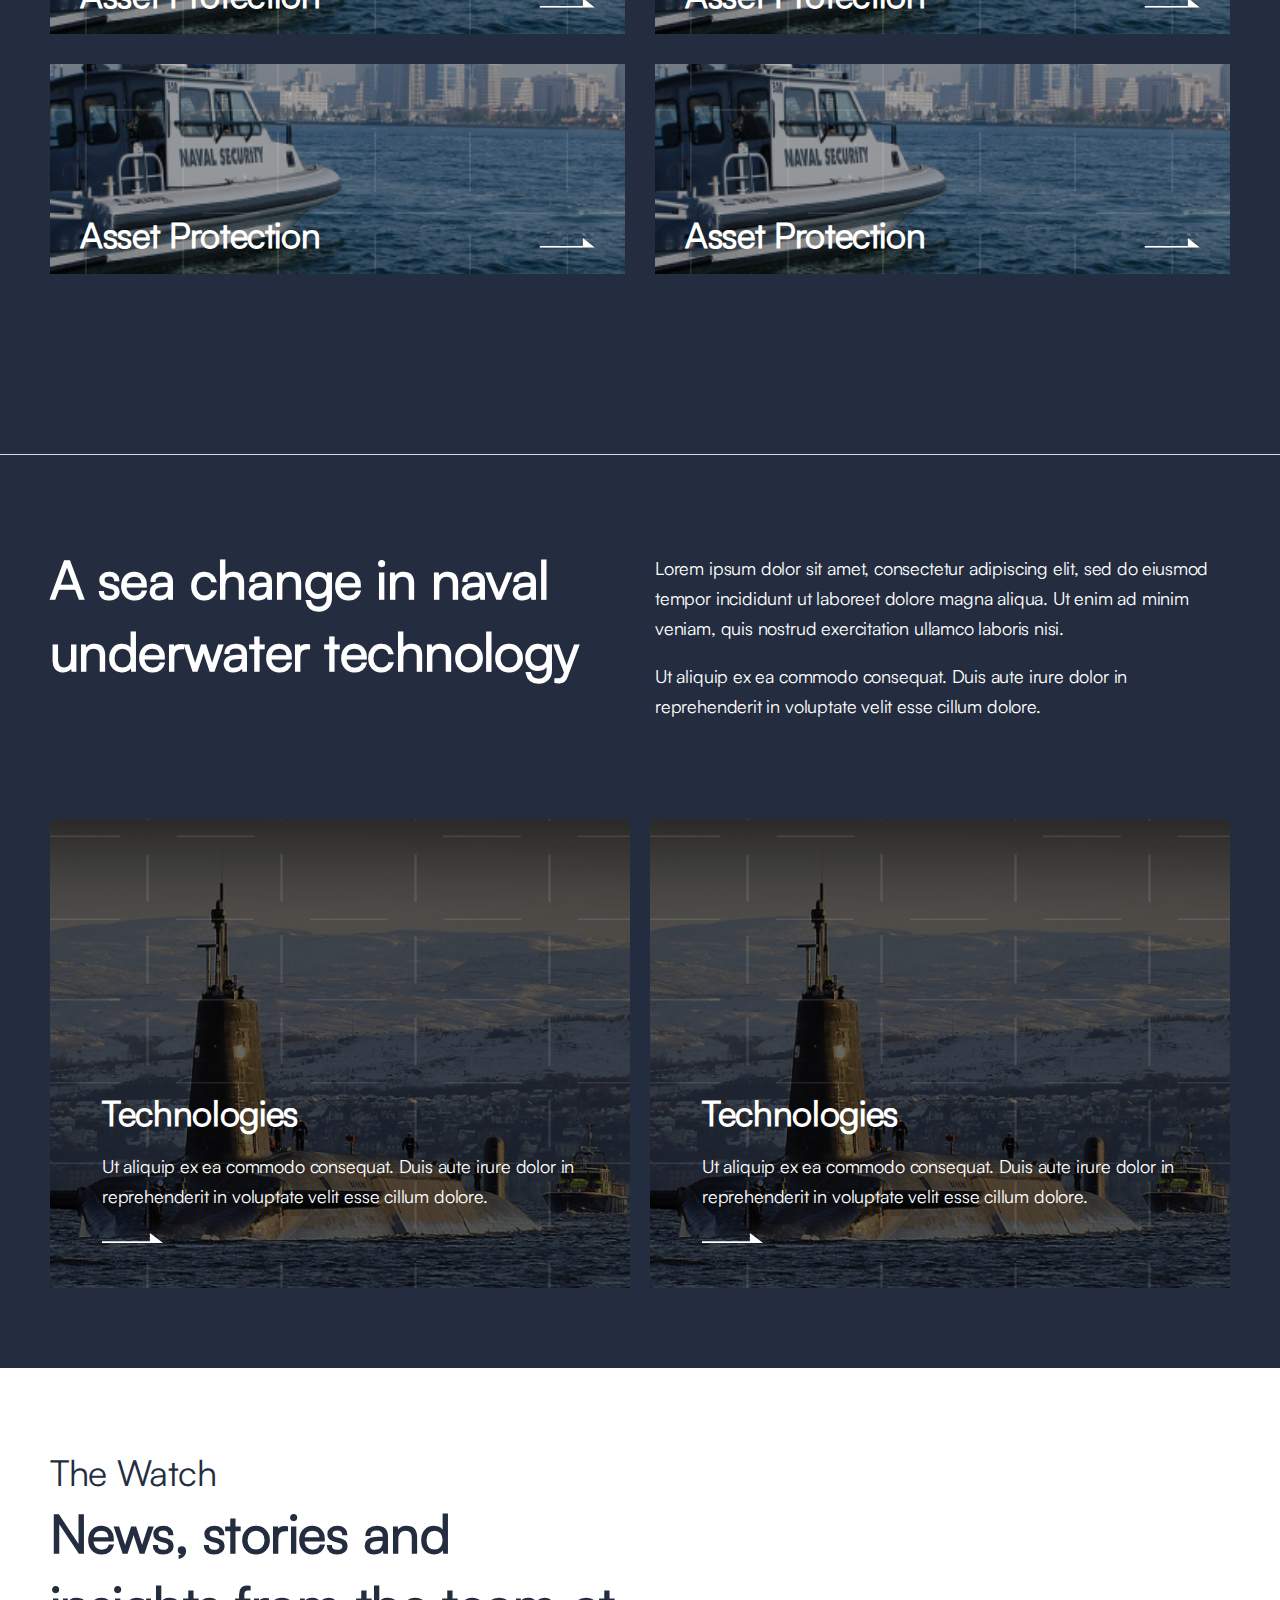
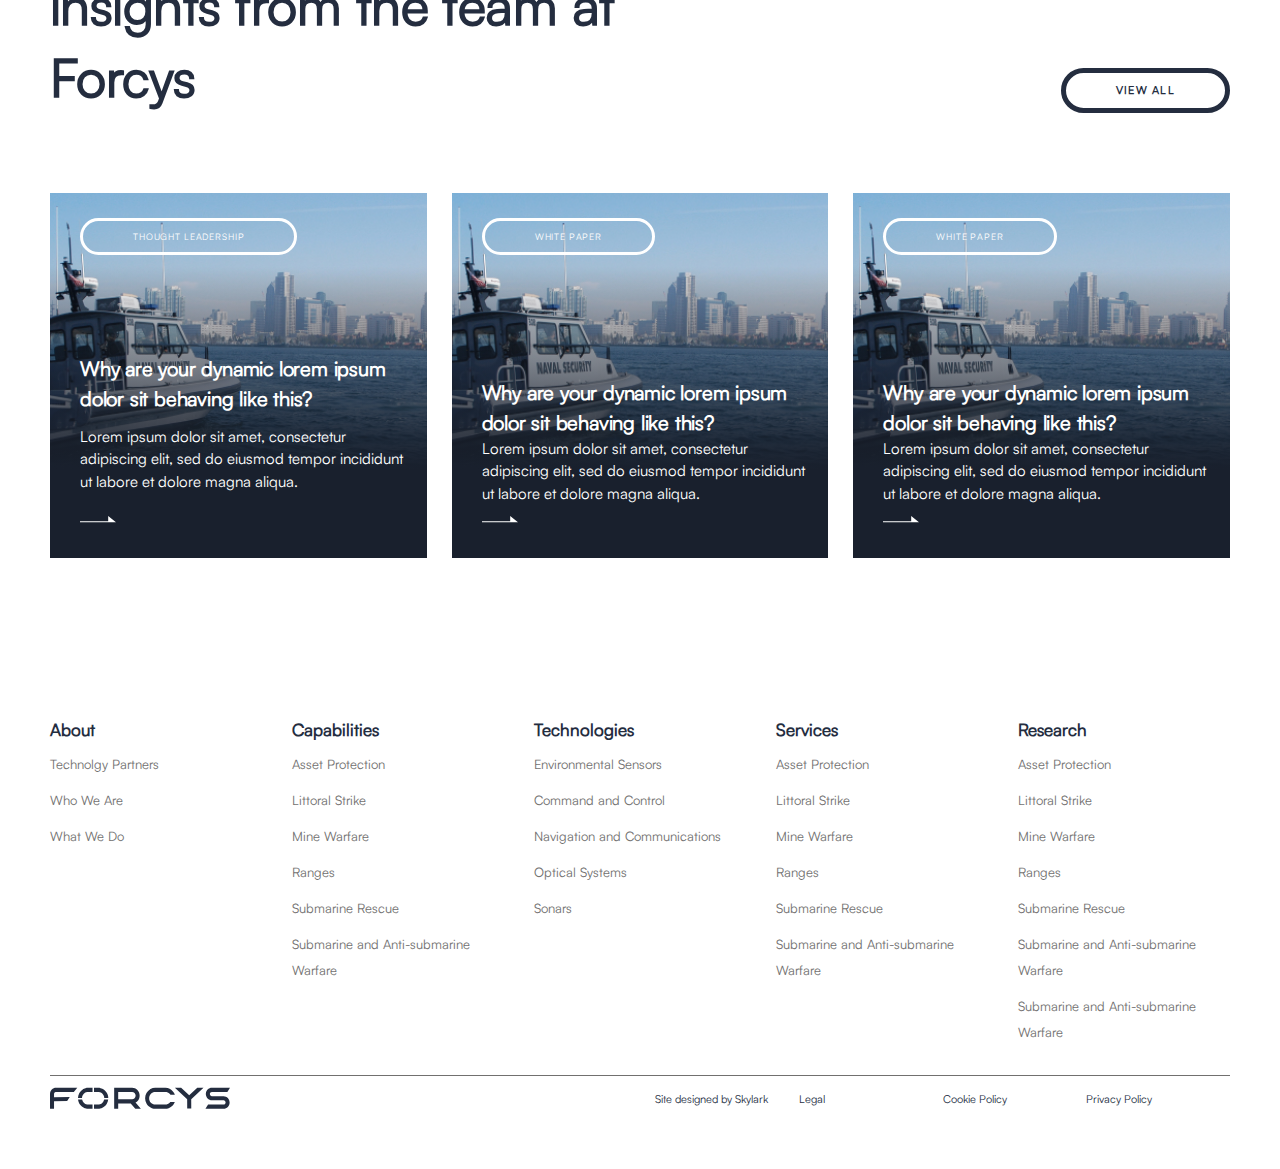
<file: forcys/capabilities.html>
<!DOCTYPE html>
<html lang="en">

<head>
    <meta charset="UTF-8">
    <meta name="viewport" content="width=device-width, initial-scale=1.0">
    <title>Forcys</title>
    <link rel="stylesheet" href="style.css">
</head>

<body>

    <header class="floating_header">
        <div class="container">
            <div class="header">
                <div class="header_logo">
                    <h1 title="Forcys">
                        <a href="/"><img src="img/Logo.svg" alt=""></a>
                    </h1>
                </div>

                <div class="header_menu">
                    <ul class="menu">
                        <li><a href="/about.html">About</a></li>
                        <li><a href="/capabilities.html">Capabilities</a></li>
                        <li><a href="/technologies.html">Technologies</a></li>
                        <li><a href="/services.html">Services</a></li>
                    </ul>
                </div>
            </div>
        </div>
    </header>


    <section class="hero_section">
        <div class="container">
            <div class="hero_wrapper">
                <h3>Capabilities</h3>
                <h2>Autonomous underwater vehicles</h2>
            </div>
        </div>
        <div class="contact_btn">
            <a href="#">Contact us</a>
        </div>
    </section>

    <section class="text_section">
        <div class="container">
            <div class="text_wrapper">
                <div class="title">
                    <h2>A sea change in naval underwater technology</h2>
                </div>
               
                <div class="para">
                    <p>Lorem ipsum dolor sit amet, consectetur adipiscing elit, sed do eiusmod tempor incididunt ut laboreet dolore magna aliqua. Ut enim ad minim veniam, quis nostrud exercitation ullamco laboris nisi.
                        <p>Ut aliquip ex ea commodo consequat. Duis aute irure dolor in reprehenderit in voluptate velit esse
                            cillum dolore.</p>
                        </p>
                </div>
            </div>
        </div>
    </section>

    <section class="card_section">
        <div class="container">
            <div class="card_wrapper">
                <div class="card">
                    <div class="text">
                        <h2>Asset Protection</h2>
                        <a href="/capabilities_sub.html">
                            <svg xmlns="http://www.w3.org/2000/svg" width="56" height="10" viewBox="0 0 56 10"
                                fill="none">
                                <rect x="0.716797" y="8.00879" width="43.1412" height="1.60177" fill="white" />
                                <path d="M43.8574 9.61062V0L55.7584 9.61062L43.8574 9.61062Z" fill="white" />
                            </svg>
                        </a>
                    </div>
                </div>

                <div class="card">
                    <div class="text">
                        <h2>Asset Protection</h2>
                        <a href="/capabilities_sub.html">
                            <svg xmlns="http://www.w3.org/2000/svg" width="56" height="10" viewBox="0 0 56 10"
                                fill="none">
                                <rect x="0.716797" y="8.00879" width="43.1412" height="1.60177" fill="white" />
                                <path d="M43.8574 9.61062V0L55.7584 9.61062L43.8574 9.61062Z" fill="white" />
                            </svg>
                        </a>
                    </div>
                </div>

                <div class="card">
                    <div class="text">
                        <h2>Asset Protection</h2>
                        <a href="/capabilities_sub.html">
                            <svg xmlns="http://www.w3.org/2000/svg" width="56" height="10" viewBox="0 0 56 10"
                                fill="none">
                                <rect x="0.716797" y="8.00879" width="43.1412" height="1.60177" fill="white" />
                                <path d="M43.8574 9.61062V0L55.7584 9.61062L43.8574 9.61062Z" fill="white" />
                            </svg>
                        </a>
                    </div>
                </div>

                <div class="card">
                    <div class="text">
                        <h2>Asset Protection</h2>
                        <a href="/capabilities_sub.html">
                            <svg xmlns="http://www.w3.org/2000/svg" width="56" height="10" viewBox="0 0 56 10"
                                fill="none">
                                <rect x="0.716797" y="8.00879" width="43.1412" height="1.60177" fill="white" />
                                <path d="M43.8574 9.61062V0L55.7584 9.61062L43.8574 9.61062Z" fill="white" />
                            </svg>
                        </a>
                    </div>
                </div>

                <div class="card">
                    <div class="text">
                        <h2>Asset Protection</h2>
                        <a href="/capabilities_sub.html">
                            <svg xmlns="http://www.w3.org/2000/svg" width="56" height="10" viewBox="0 0 56 10"
                                fill="none">
                                <rect x="0.716797" y="8.00879" width="43.1412" height="1.60177" fill="white" />
                                <path d="M43.8574 9.61062V0L55.7584 9.61062L43.8574 9.61062Z" fill="white" />
                            </svg>
                        </a>
                    </div>
                </div>

                <div class="card">
                    <div class="text">
                        <h2>Asset Protection</h2>
                        <a href="/capabilities_sub.html">
                            <svg xmlns="http://www.w3.org/2000/svg" width="56" height="10" viewBox="0 0 56 10"
                                fill="none">
                                <rect x="0.716797" y="8.00879" width="43.1412" height="1.60177" fill="white" />
                                <path d="M43.8574 9.61062V0L55.7584 9.61062L43.8574 9.61062Z" fill="white" />
                            </svg>
                        </a>
                    </div>
                </div>
            </div>
        </div>
    </section>

    <section class="div_section">
        <div></div>
    </section>

    <section class="text_section">
        <div class="container">
            <div class="text_wrapper">
                <div class="title">
                    <h2>A sea change in naval underwater technology</h2>
                </div>
               
                <div class="para">
                    <p>Lorem ipsum dolor sit amet, consectetur adipiscing elit, sed do eiusmod tempor incididunt ut laboreet dolore magna aliqua. Ut enim ad minim veniam, quis nostrud exercitation ullamco laboris nisi.
                        <p>Ut aliquip ex ea commodo consequat. Duis aute irure dolor in reprehenderit in voluptate velit esse
                            cillum dolore.</p>
                        </p>
                </div>
            </div>
        </div>
    </section>

    <section class="services_section">
        <div class="container">
            <div class="services_wrapper">
                <div class="card" style="background-image: url(img/services.png);">
                    <div class="text">
                        <h3>Technologies</h3>
                        <p>Ut aliquip ex ea commodo consequat. Duis aute irure dolor in reprehenderit in voluptate velit
                            esse cillum dolore. </p>
                        <a href="#">
                            <svg xmlns="http://www.w3.org/2000/svg" width="62" height="10" viewBox="0 0 62 10"
                                fill="none">
                                <path fill-rule="evenodd" clip-rule="evenodd"
                                    d="M47.8721 0V9.93056H61.0779L47.8721 0ZM47.871 8.27515H0V9.93024H47.871V8.27515Z"
                                    fill="white" />
                            </svg>
                        </a>
                    </div>
                </div>
                <div class="card" style="background-image: url(img/services.png);">
                    <div class="text">
                        <h3>Technologies</h3>
                        <p>Ut aliquip ex ea commodo consequat. Duis aute irure dolor in reprehenderit in voluptate velit
                            esse cillum dolore. </p>
                        <a href="#">
                            <svg xmlns="http://www.w3.org/2000/svg" width="62" height="10" viewBox="0 0 62 10"
                                fill="none">
                                <path fill-rule="evenodd" clip-rule="evenodd"
                                    d="M47.8721 0V9.93056H61.0779L47.8721 0ZM47.871 8.27515H0V9.93024H47.871V8.27515Z"
                                    fill="white" />
                            </svg>
                        </a>
                    </div>
                </div>
            </div>
        </div>
    </section>

    <section class="watch">
        <div class="container">
            <div class="watch_wrapper">
                <div class="title">
                    <h3>The Watch </h3>
                </div>

                <div class="text_area">
                    <h2>News, stories and insights from the team at Forcys</h2>
                    <a href="#">View All </a>
                </div>

                <div class="card_area">
                    <div class="card">
                        <div class="top_area">
                            <a href="#">Thought leadership</a>
                        </div>
                        <div class="bottom_area">
                            <h3>Why are your dynamic lorem ipsum dolor sit behaving like this?</h3>
                            <p>Lorem ipsum dolor sit amet, consectetur adipiscing elit, sed do eiusmod tempor
                                    incididunt ut labore et dolore magna aliqua. </p>
                            <a href="#">
                                <svg xmlns="http://www.w3.org/2000/svg" width="36" height="7" viewBox="0 0 36 7"
                                        fill="none">
                                        <path fill-rule="evenodd" clip-rule="evenodd"
                                            d="M28.1955 6.28119V6.28122H35.9736L28.1955 0V5.23432H0V6.28119H28.1955Z"
                                            fill="white" />
                                </svg>
                            </a>
                        </div>
                    </div>

                    <div class="card">
                        <div class="top_area">
                            <a href="#">White paper</a>
                        </div>
                        <div class="bottom_area">
                            <div class="text">
                                <h3>Why are your dynamic lorem ipsum dolor sit behaving like this?</h3>
                                <p>Lorem ipsum dolor sit amet, consectetur adipiscing elit, sed do eiusmod tempor
                                    incididunt ut labore et dolore magna aliqua. </p>
                                <a href="#">
                                    <svg xmlns="http://www.w3.org/2000/svg" width="36" height="7" viewBox="0 0 36 7"
                                        fill="none">
                                        <path fill-rule="evenodd" clip-rule="evenodd"
                                            d="M28.1955 6.28119V6.28122H35.9736L28.1955 0V5.23432H0V6.28119H28.1955Z"
                                            fill="white" />
                                    </svg>
                                </a>
                            </div>
                        </div>
                    </div>

                    <div class="card">
                        <div class="top_area">
                            <a href="#">White paper</a>
                        </div>
                        <div class="bottom_area">
                            <div class="text">
                                <h3>Why are your dynamic lorem ipsum dolor sit behaving like this?</h3>
                                <p>Lorem ipsum dolor sit amet, consectetur adipiscing elit, sed do eiusmod tempor
                                    incididunt ut labore et dolore magna aliqua. </p>
                                <a href="#">
                                    <svg xmlns="http://www.w3.org/2000/svg" width="36" height="7" viewBox="0 0 36 7"
                                        fill="none">
                                        <path fill-rule="evenodd" clip-rule="evenodd"
                                            d="M28.1955 6.28119V6.28122H35.9736L28.1955 0V5.23432H0V6.28119H28.1955Z"
                                            fill="white" />
                                    </svg>
                                </a>
                            </div>
                        </div>
                    </div>
                </div>
            </div>
        </div>
    </section>


    <footer>
        <div class="container">
            <div class="footer_wrapper">
                <ul class="footer_menu">
                    <h3>About</h3>
                    <li><a href="#">Technolgy Partners</a></li>
                    <li><a href="#">Who We Are</a></li>
                    <li><a href="#">What We Do</a></li>
                </ul>
                <ul class="footer_menu">
                    <h3>Capabilities</h3>
                    <li><a href="#">Asset Protection</a></li>
                    <li><a href="#">Littoral Strike</a></li>
                    <li><a href="#">Mine Warfare</a></li>
                    <li><a href="#">Ranges</a></li>
                    <li><a href="#">Submarine Rescue</a></li>
                    <li><a href="#">Submarine and Anti-submarine Warfare</a></li>
                </ul>
                <ul class="footer_menu">
                    <h3>Technologies</h3>
                    <li><a href="#">Environmental Sensors</a></li>
                    <li><a href="#">Command and Control</a></li>
                    <li><a href="#">Navigation and Communications</a></li>
                    <li><a href="#">Optical Systems</a></li>
                    <li><a href="#">Sonars</a></li>
                </ul>
                <ul class="footer_menu">
                    <h3>Services</h3>
                    <li><a href="#">Asset Protection</a></li>
                    <li><a href="#">Littoral Strike</a></li>
                    <li><a href="#">Mine Warfare</a></li>
                    <li><a href="#">Ranges</a></li>
                    <li><a href="#">Submarine Rescue</a></li>
                    <li><a href="#">Submarine and Anti-submarine Warfare</a></li>
                </ul>
                <ul class="footer_menu">
                    <h3>Research</h3>
                    <li><a href="#">Asset Protection</a></li>
                    <li><a href="#">Littoral Strike</a></li>
                    <li><a href="#">Mine Warfare</a></li>
                    <li><a href="#">Ranges</a></li>
                    <li><a href="#">Submarine Rescue</a></li>
                    <li><a href="#">Submarine and Anti-submarine Warfare</a></li>
                    <li><a href="#">Submarine and Anti-submarine Warfare</a></li>
                </ul>
            </div>
            <div class="footer_bottom">
                <h1 title="Forcys">
                    <a href="/"><img src="img/Dark Logo.svg" alt=""></a>
                </h1>
                <ul class="footer_rules">
                    <li><a href="#">Site designed by Skylark</a></li>
                    <li><a href="#">Legal</a></li>
                    <li><a href="#">Cookie Policy</a></li>
                    <li><a href="#">Privacy Policy</a></li>
                </ul>
            </div>
        </div>
    </footer>


</body>

</html>
</file>
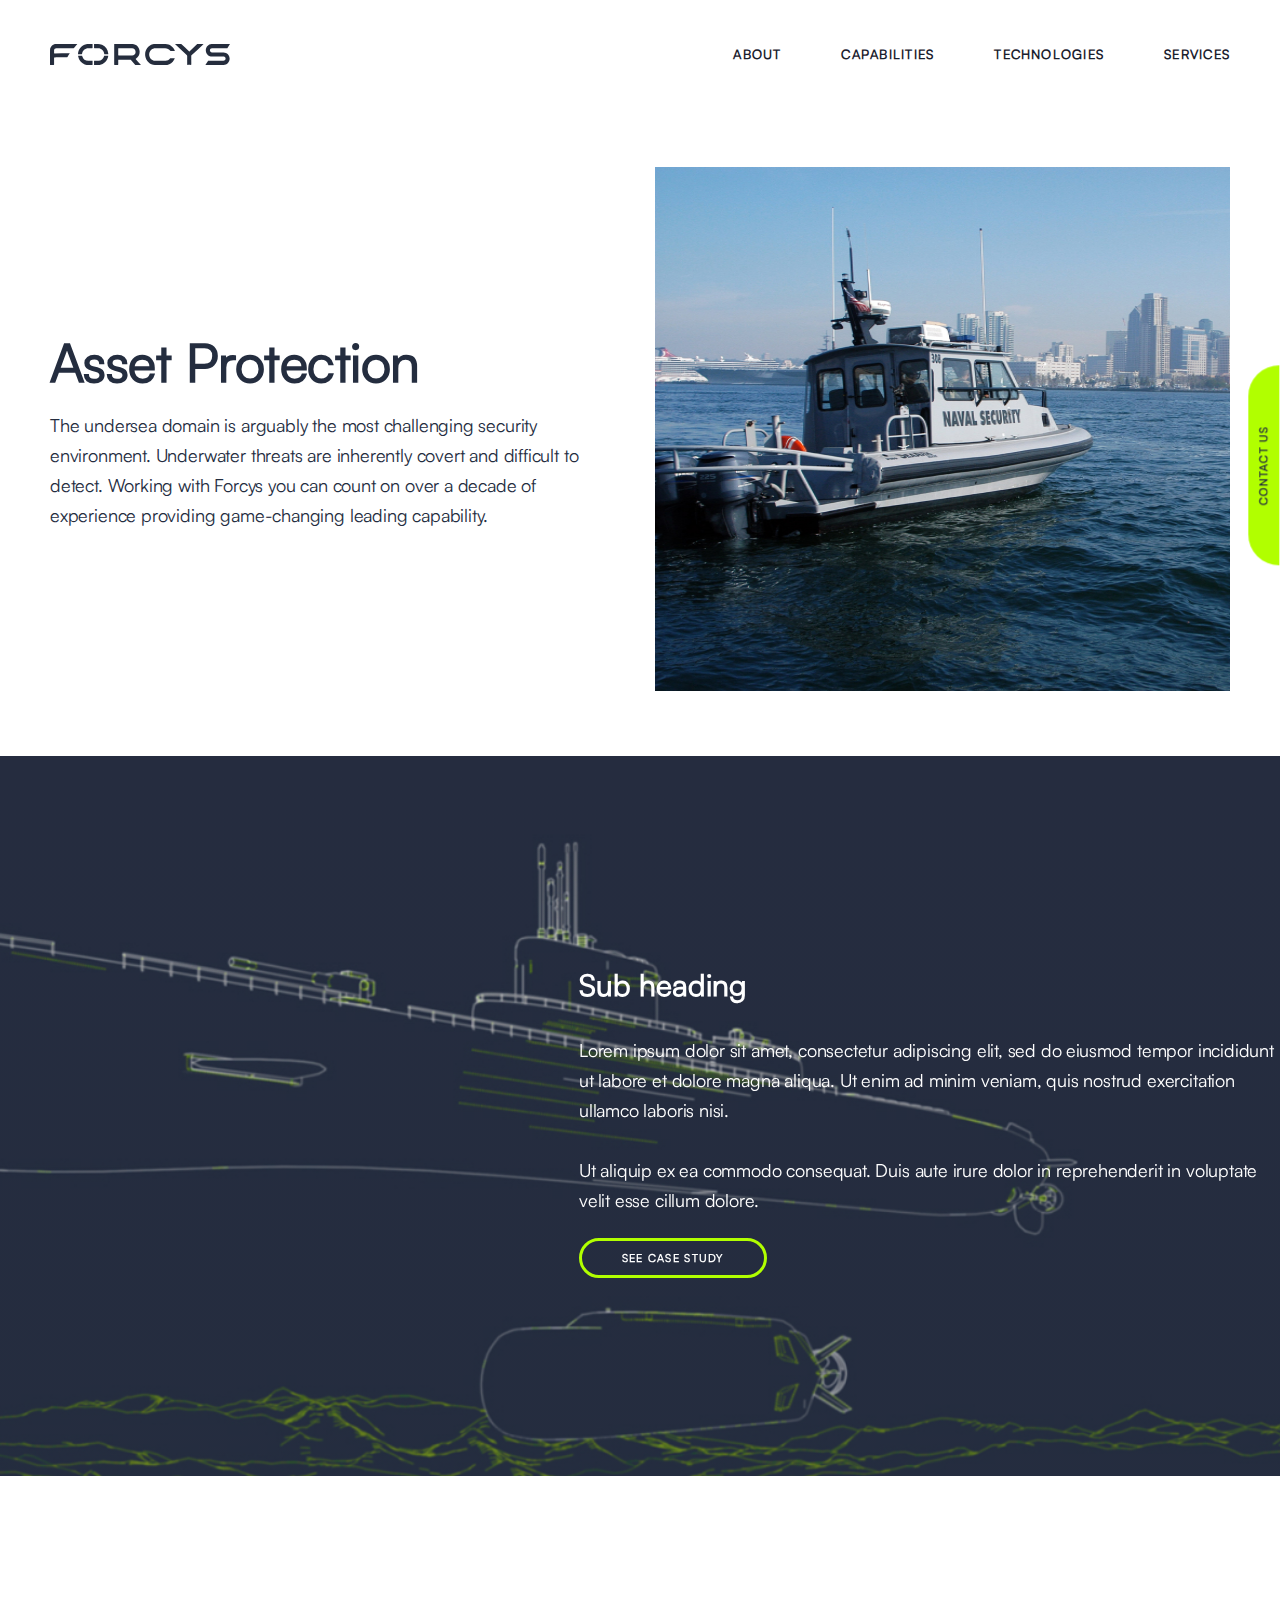
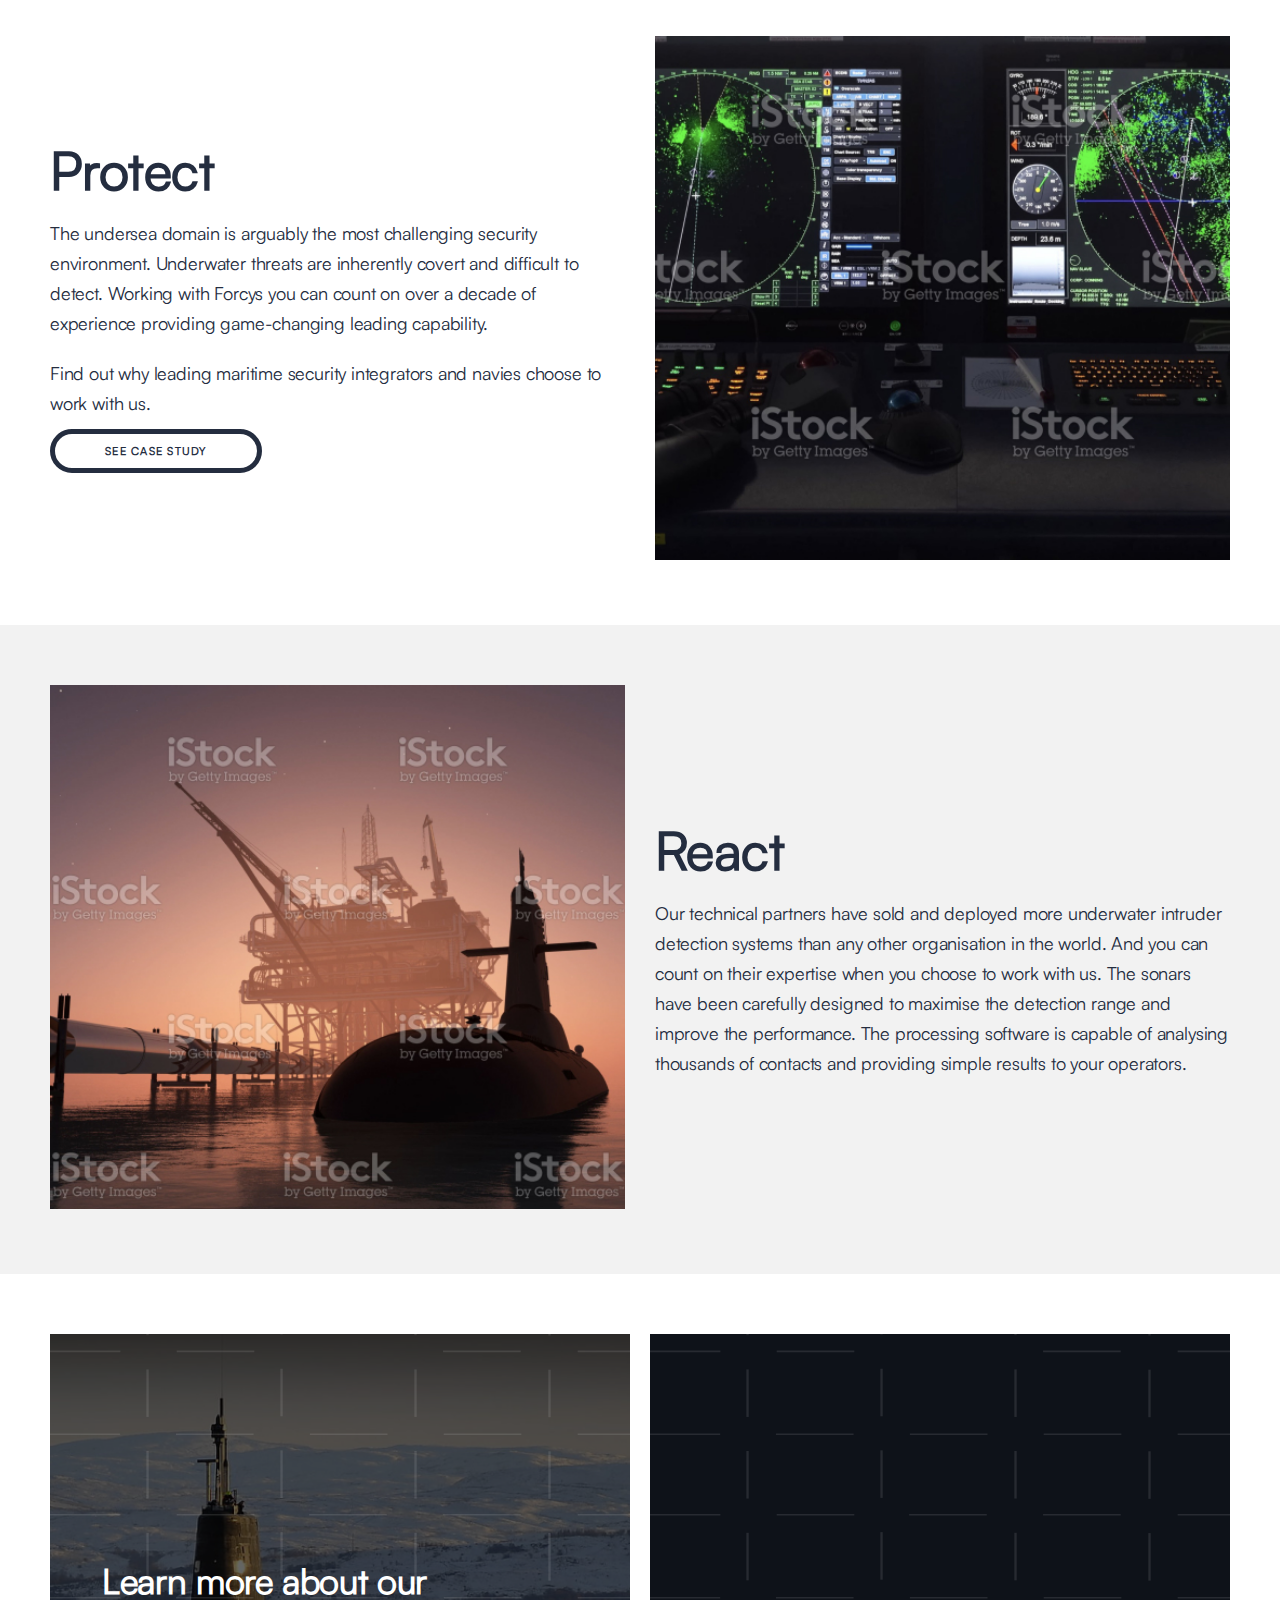
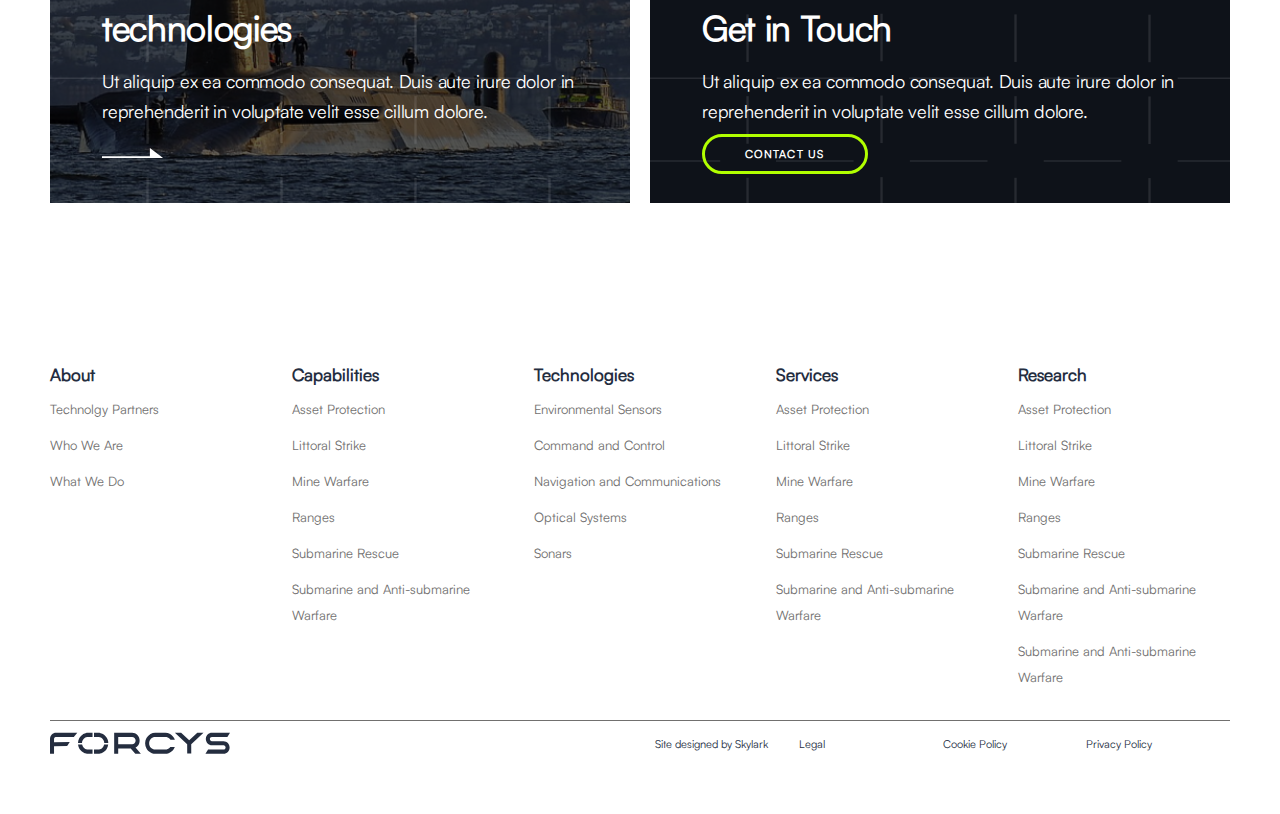
<file: forcys/capabilities_sub.html>
<!DOCTYPE html>
<html lang="en">

<head>
    <meta charset="UTF-8">
    <meta name="viewport" content="width=device-width, initial-scale=1.0">
    <title>Forcys</title>
    <link rel="stylesheet" href="style.css">
</head>

<body>

    <header>
        <div class="container">
            <div class="header">
                <div class="header_logo">
                    <h1 title="Forcys">
                        <a href="/"><img src="img/Frame.svg" alt=""></a>
                    </h1>
                </div>

                <div class="header_menu">
                    <ul class="menu">
                        <li><a href="/about.html">About</a></li>
                        <li><a href="/capabilities.html">Capabilities</a></li>
                        <li><a href="/technologies.html">Technologies</a></li>
                        <li><a href="/services.html">Services</a></li>
                    </ul>
                </div>
            </div>
        </div>
    </header>

    <div class="contact_btn">
        <a href="#">Contact us</a>
    </div>

    <section class="solutions_section">
        <div class="container">
            <div class="solutions_wrapper">
                <div class="text_area">
                    <h2>Asset Protection</h2>
                    <p>The undersea domain is arguably the most challenging security environment. Underwater threats are inherently covert and difficult to detect. Working with Forcys you can count on over a decade of experience providing game-changing leading capability. </p>
                </div>
                <div class="img_area">
                    <img src="img/Main-min.jpg" alt="">
                </div>
            </div>
        </div>
    </section>

    <section class="sub_heading_section" style="background-image: url(img/Scene06\ \(00000\)\ 2.jpg);">
        <div class="container">
            <div class="sub_heading_wrapper">
                <div class="heading_wrapper">
                    <h3>Sub heading</h3>
                    <p>Lorem ipsum dolor sit amet, consectetur adipiscing elit, sed do eiusmod tempor incididunt ut
                        labore et dolore magna aliqua. Ut enim ad minim veniam, quis nostrud exercitation ullamco
                        laboris nisi. </p>
                    <p>Ut aliquip ex ea commodo consequat. Duis aute irure dolor in reprehenderit in voluptate velit
                        esse cillum dolore.</p>
                        <div class="btn">
                            <a href="#">See case study</a>
                        </div>
                </div>
            </div>
        </div>
    </section>

    <section class="solutions_section">
        <div class="container">
            <div class="solutions_wrapper">
                <div class="text_area capabilite_text">
                    <h2>Protect</h2>
                    <p>The undersea domain is arguably the most challenging security environment. Underwater threats are inherently covert and difficult to detect. Working with Forcys you can count on over a decade of experience providing game-changing leading capability. </p>
                    <p>Find out why leading maritime security integrators and navies choose to work with us.</p>
                    <div class="button">
                        <a href="#">See case study</a>
                    </div>
                </div>
                <div class="img_area">
                    <img src="img/Screenshot 2022-04-20 at 13.25 3.jpg" alt="">
                </div>
            </div>
        </div>
    </section>

    <section class="solutions_section capabilite_sub_solution" >
        <div class="container">
            <div class="solutions_wrapper">
                <div class="img_area">
                    <img src="img/Screenshot 2022-04-20 at 12.53 3.jpg" alt="">
                </div>

                <div class="text_area">
                    <h2>React</h2>
                    <p>Our technical partners have sold and deployed more underwater intruder detection systems than any other organisation in the world. And you can count on their expertise when you choose to work with us. The sonars have been carefully designed to maximise the detection range and improve the performance. The processing software is capable of analysing thousands of contacts and providing simple results to your operators.</p>
                </div>
            </div>
        </div>
    </section>

    <section class="services_section service_bg">
        <div class="container">
            <div class="services_wrapper">
                <div class="card" style="background-image: url(img/services.png);">
                    <div class="text">
                        <h3>Learn more about our technologies</h3>
                        <p>Ut aliquip ex ea commodo consequat. Duis aute irure dolor in reprehenderit in voluptate velit
                            esse cillum dolore. </p>
                        <a href="#">
                            <svg xmlns="http://www.w3.org/2000/svg" width="62" height="10" viewBox="0 0 62 10"
                                fill="none">
                                <path fill-rule="evenodd" clip-rule="evenodd"
                                    d="M47.8721 0V9.93056H61.0779L47.8721 0ZM47.871 8.27515H0V9.93024H47.871V8.27515Z"
                                    fill="white" />
                            </svg>
                        </a>
                    </div>
                </div>
                <div class="card" style="background-color: #242D3F;">
                    <div class="text">
                        <h3>Get in Touch</h3>
                        <p>Ut aliquip ex ea commodo consequat. Duis aute irure dolor in reprehenderit in voluptate velit
                            esse cillum dolore. </p>
                        <div class="btn">
                            <a href="#">Contact Us</a>
                        </div>
                    </div>
                </div>
            </div>
        </div>
    </section>

    <footer>
        <div class="container">
            <div class="footer_wrapper">
                <ul class="footer_menu">
                    <h3>About</h3>
                    <li><a href="#">Technolgy Partners</a></li>
                    <li><a href="#">Who We Are</a></li>
                    <li><a href="#">What We Do</a></li>
                </ul>
                <ul class="footer_menu">
                    <h3>Capabilities</h3>
                    <li><a href="#">Asset Protection</a></li>
                    <li><a href="#">Littoral Strike</a></li>
                    <li><a href="#">Mine Warfare</a></li>
                    <li><a href="#">Ranges</a></li>
                    <li><a href="#">Submarine Rescue</a></li>
                    <li><a href="#">Submarine and Anti-submarine Warfare</a></li>
                </ul>
                <ul class="footer_menu">
                    <h3>Technologies</h3>
                    <li><a href="#">Environmental Sensors</a></li>
                    <li><a href="#">Command and Control</a></li>
                    <li><a href="#">Navigation and Communications</a></li>
                    <li><a href="#">Optical Systems</a></li>
                    <li><a href="#">Sonars</a></li>
                </ul>
                <ul class="footer_menu">
                    <h3>Services</h3>
                    <li><a href="#">Asset Protection</a></li>
                    <li><a href="#">Littoral Strike</a></li>
                    <li><a href="#">Mine Warfare</a></li>
                    <li><a href="#">Ranges</a></li>
                    <li><a href="#">Submarine Rescue</a></li>
                    <li><a href="#">Submarine and Anti-submarine Warfare</a></li>
                </ul>
                <ul class="footer_menu">
                    <h3>Research</h3>
                    <li><a href="#">Asset Protection</a></li>
                    <li><a href="#">Littoral Strike</a></li>
                    <li><a href="#">Mine Warfare</a></li>
                    <li><a href="#">Ranges</a></li>
                    <li><a href="#">Submarine Rescue</a></li>
                    <li><a href="#">Submarine and Anti-submarine Warfare</a></li>
                    <li><a href="#">Submarine and Anti-submarine Warfare</a></li>
                </ul>
            </div>
            <div class="footer_bottom">
                <h1 title="Forcys">
                    <a href="/"><img src="img/Dark Logo.svg" alt=""></a>
                </h1>
                <ul class="footer_rules">
                    <li><a href="#">Site designed by Skylark</a></li>
                    <li><a href="#">Legal</a></li>
                    <li><a href="#">Cookie Policy</a></li>
                    <li><a href="#">Privacy Policy</a></li>
                </ul>
            </div>
        </div>
    </footer>

</body>

</html>
</file>
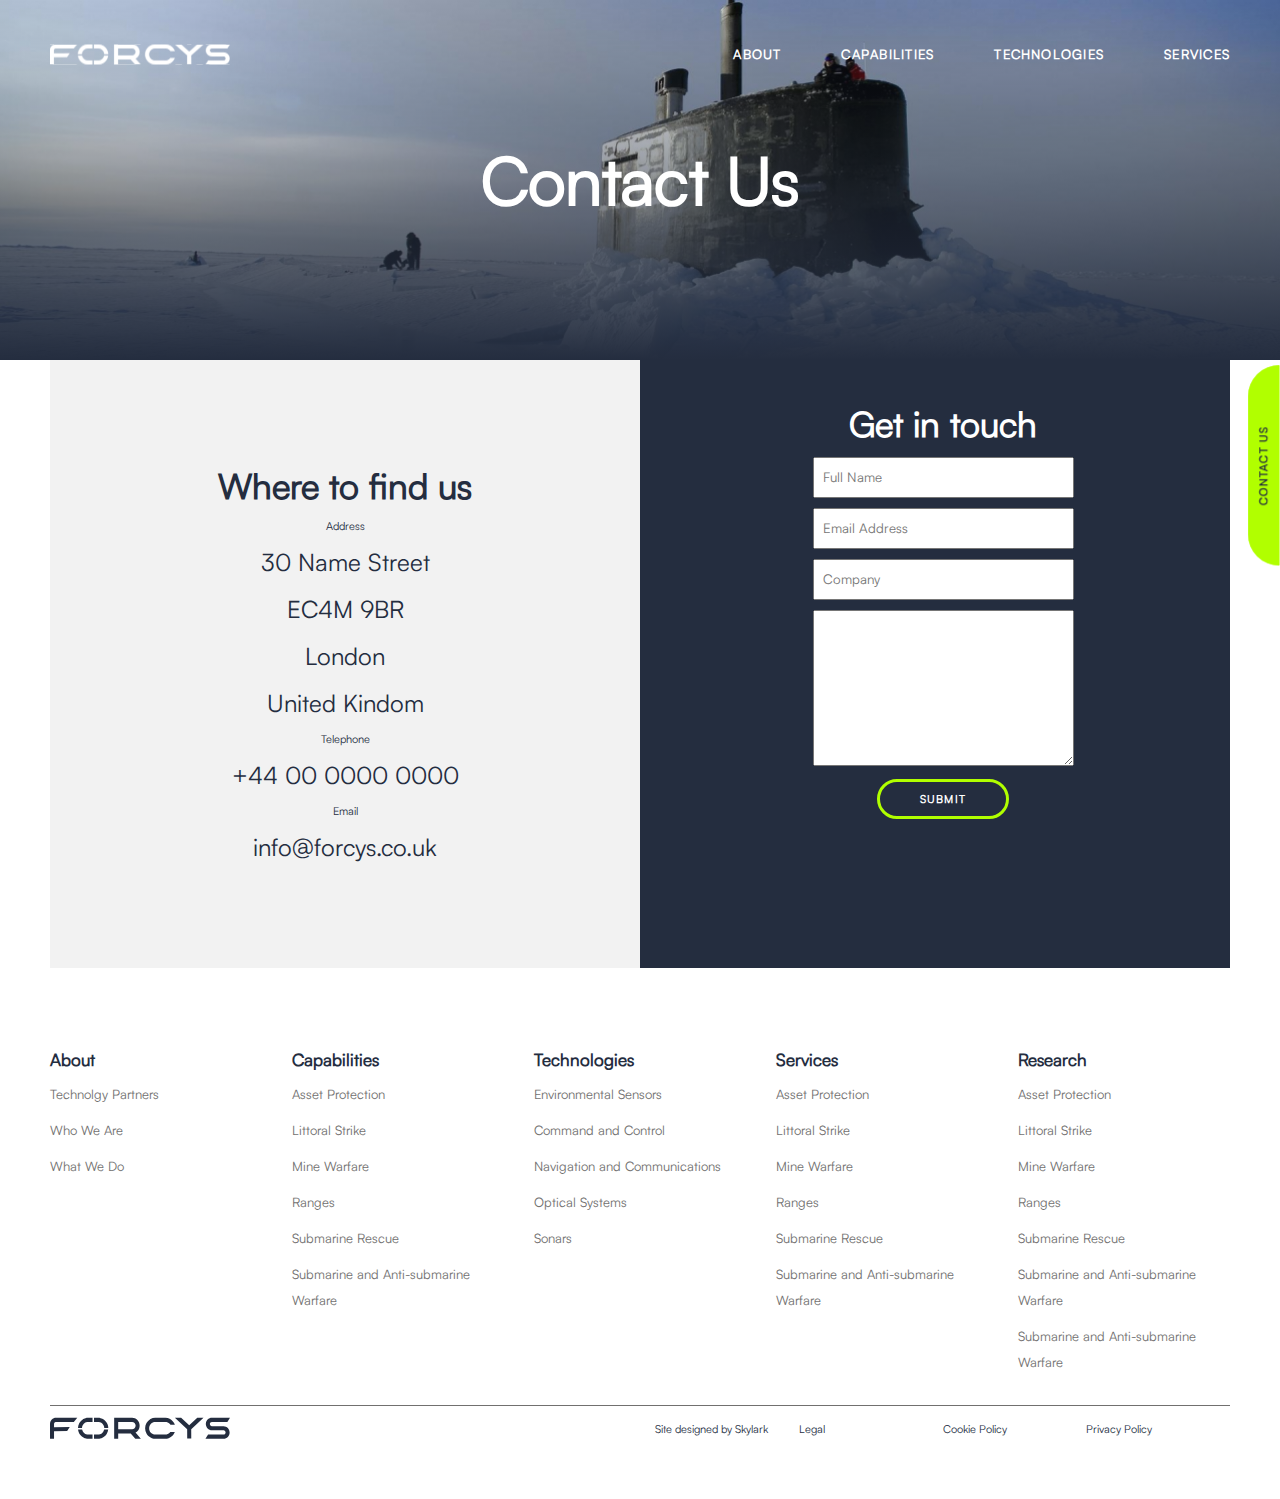
<file: forcys/contact.html>
<!DOCTYPE html>
<html lang="en">

<head>
    <meta charset="UTF-8">
    <meta name="viewport" content="width=device-width, initial-scale=1.0">
    <title>Forcys</title>
    <link rel="stylesheet" href="style.css">
</head>

<body>

    <header class="floating_header">
        <div class="container">
            <div class="header">
                <div class="header_logo">
                    <h1 title="Forcys">
                        <a href="/"><img src="img/Logo.svg" alt=""></a>
                    </h1>
                </div>

                <div class="header_menu">
                    <ul class="menu">
                        <li><a href="/about.html">About</a></li>
                        <li><a href="/capabilities.html">Capabilities</a></li>
                        <li><a href="/technologies.html">Technologies</a></li>
                        <li><a href="/services.html">Services</a></li>
                    </ul>
                </div>
            </div>
        </div>
    </header>

    <div class="contact_btn">
        <a href="#">Contact us</a>
    </div>

    <section class="hero_section contact_sec" style="background-image: url(img/arctic-ocean-g7f1f7503f_1920\ 2.jpg);">
        <div class="container">
            <div class="hero_wrapper contact_sec_wrapper">
                <h2>Contact Us</h2>
            </div>
        </div>
        <div class="contact_btn">
            <a href="#">Contact us</a>
        </div>
    </section>

    <section class="contact_location">
        <div class="container">
            <div class="contact_location_wrapper">
                <div class="address_area">
                    <h2>Where to find us</h2>
                    <p>Address</p>
                    <h3>30 Name Street</h3>
                    <h3>EC4M 9BR</h3>
                    <h3>London</h3>
                    <h3>United Kindom</h3>
                    <p>Telephone</p>
                    <h3>+44 00 0000 0000</h3>
                    <p>Email</p>
                    <h3>info@forcys.co.uk</h3>
                </div>
                <div class="contact_section">
                    <div class="container">
                        <div class="contact_wrapper">
                            <form action="" class="form_grop">
            
                                <h2 class="contact_heading">Get in touch</h2>
            
                                <input type="text" placeholder="Full Name">
                                <input type="email" placeholder="Email Address">
                                <input type="text" placeholder="Company">
                                <textarea name="" id="" cols="30" rows="10"></textarea>
                                <div class="btn" style="margin: 10px auto;">
                                    <a href="#" >Submit</a>
                                </div>
                            </form>
                        </div>
                    </div>
                </div>
            </div>
        </div>
    </section>


    <footer>
        <div class="container">
            <div class="footer_wrapper">
                <ul class="footer_menu">
                    <h3>About</h3>
                    <li><a href="#">Technolgy Partners</a></li>
                    <li><a href="#">Who We Are</a></li>
                    <li><a href="#">What We Do</a></li>
                </ul>
                <ul class="footer_menu">
                    <h3>Capabilities</h3>
                    <li><a href="#">Asset Protection</a></li>
                    <li><a href="#">Littoral Strike</a></li>
                    <li><a href="#">Mine Warfare</a></li>
                    <li><a href="#">Ranges</a></li>
                    <li><a href="#">Submarine Rescue</a></li>
                    <li><a href="#">Submarine and Anti-submarine Warfare</a></li>
                </ul>
                <ul class="footer_menu">
                    <h3>Technologies</h3>
                    <li><a href="#">Environmental Sensors</a></li>
                    <li><a href="#">Command and Control</a></li>
                    <li><a href="#">Navigation and Communications</a></li>
                    <li><a href="#">Optical Systems</a></li>
                    <li><a href="#">Sonars</a></li>
                </ul>
                <ul class="footer_menu">
                    <h3>Services</h3>
                    <li><a href="#">Asset Protection</a></li>
                    <li><a href="#">Littoral Strike</a></li>
                    <li><a href="#">Mine Warfare</a></li>
                    <li><a href="#">Ranges</a></li>
                    <li><a href="#">Submarine Rescue</a></li>
                    <li><a href="#">Submarine and Anti-submarine Warfare</a></li>
                </ul>
                <ul class="footer_menu">
                    <h3>Research</h3>
                    <li><a href="#">Asset Protection</a></li>
                    <li><a href="#">Littoral Strike</a></li>
                    <li><a href="#">Mine Warfare</a></li>
                    <li><a href="#">Ranges</a></li>
                    <li><a href="#">Submarine Rescue</a></li>
                    <li><a href="#">Submarine and Anti-submarine Warfare</a></li>
                    <li><a href="#">Submarine and Anti-submarine Warfare</a></li>
                </ul>
            </div>
            <div class="footer_bottom">
                <h1 title="Forcys">
                    <a href="/"><img src="img/Dark Logo.svg" alt=""></a>
                </h1>
                <ul class="footer_rules">
                    <li><a href="#">Site designed by Skylark</a></li>
                    <li><a href="#">Legal</a></li>
                    <li><a href="#">Cookie Policy</a></li>
                    <li><a href="#">Privacy Policy</a></li>
                </ul>
            </div>
        </div>
    </footer>

</body>

</html>
</file>
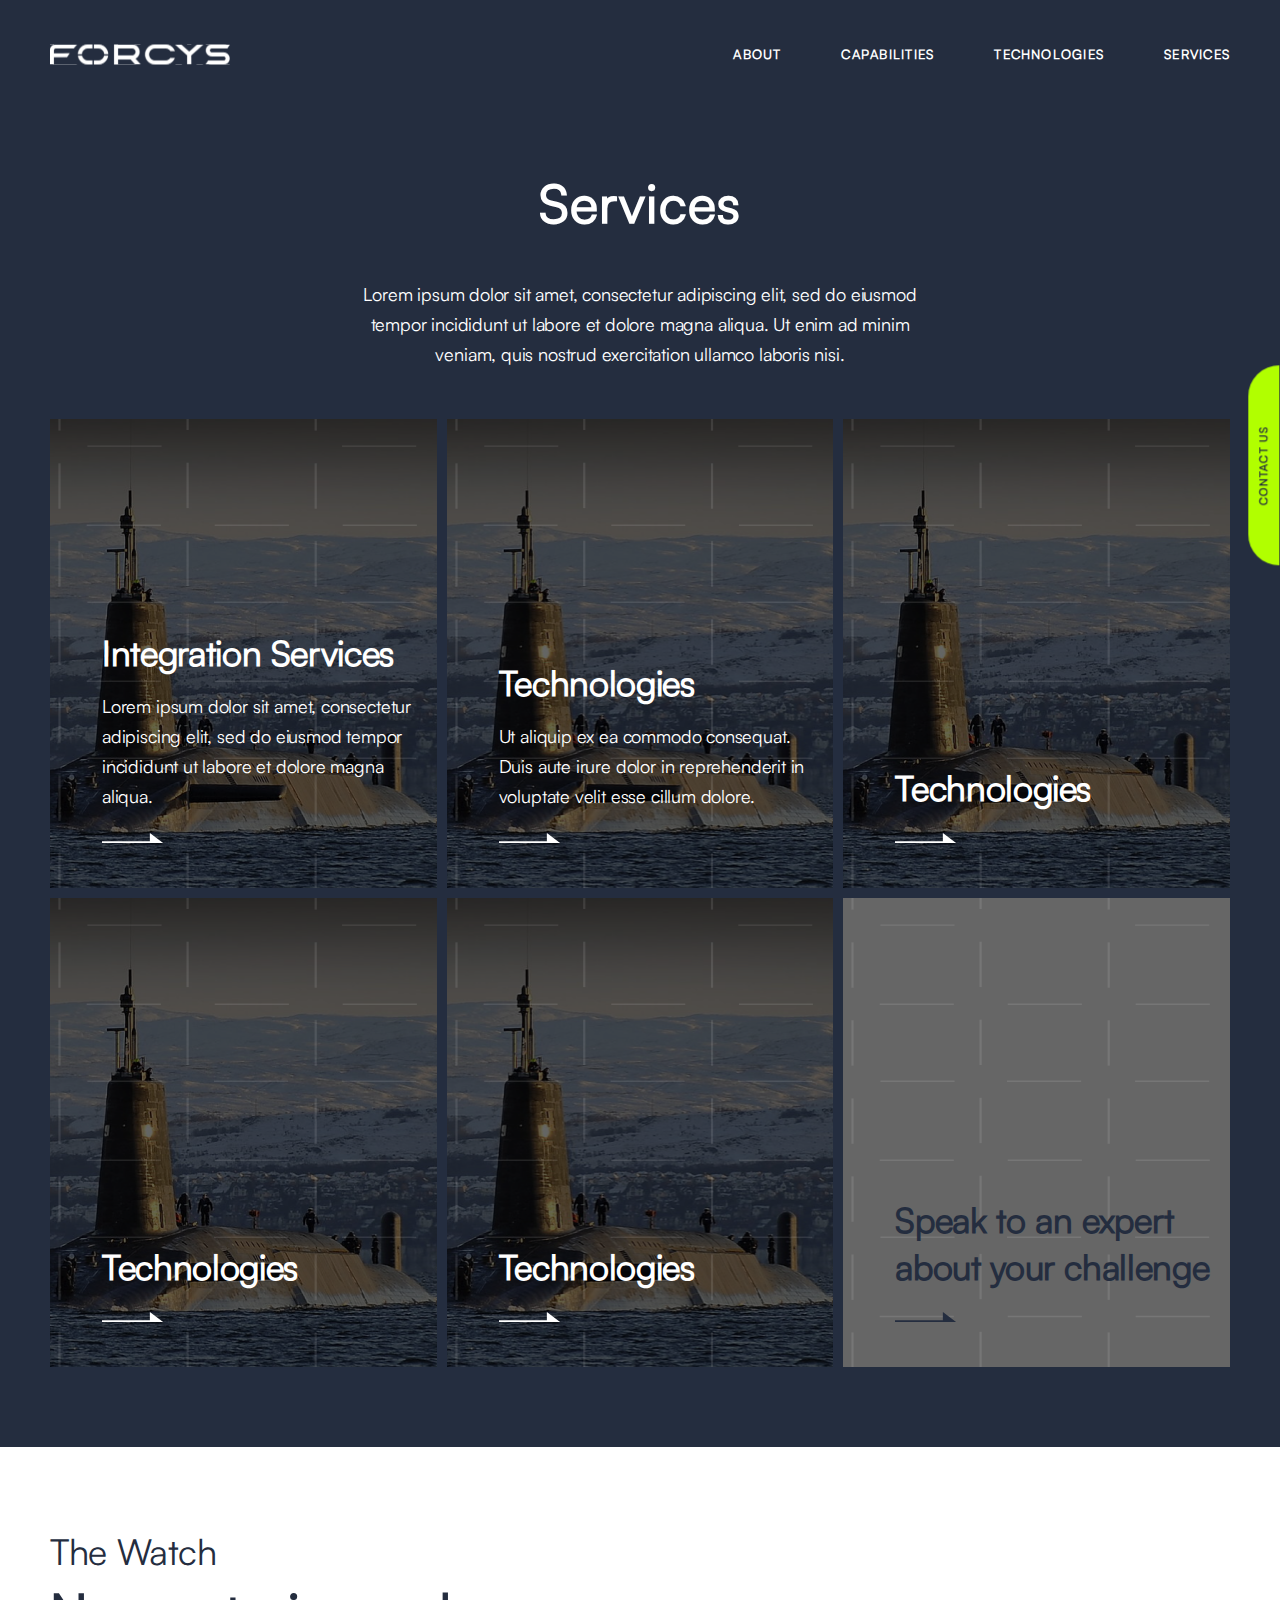
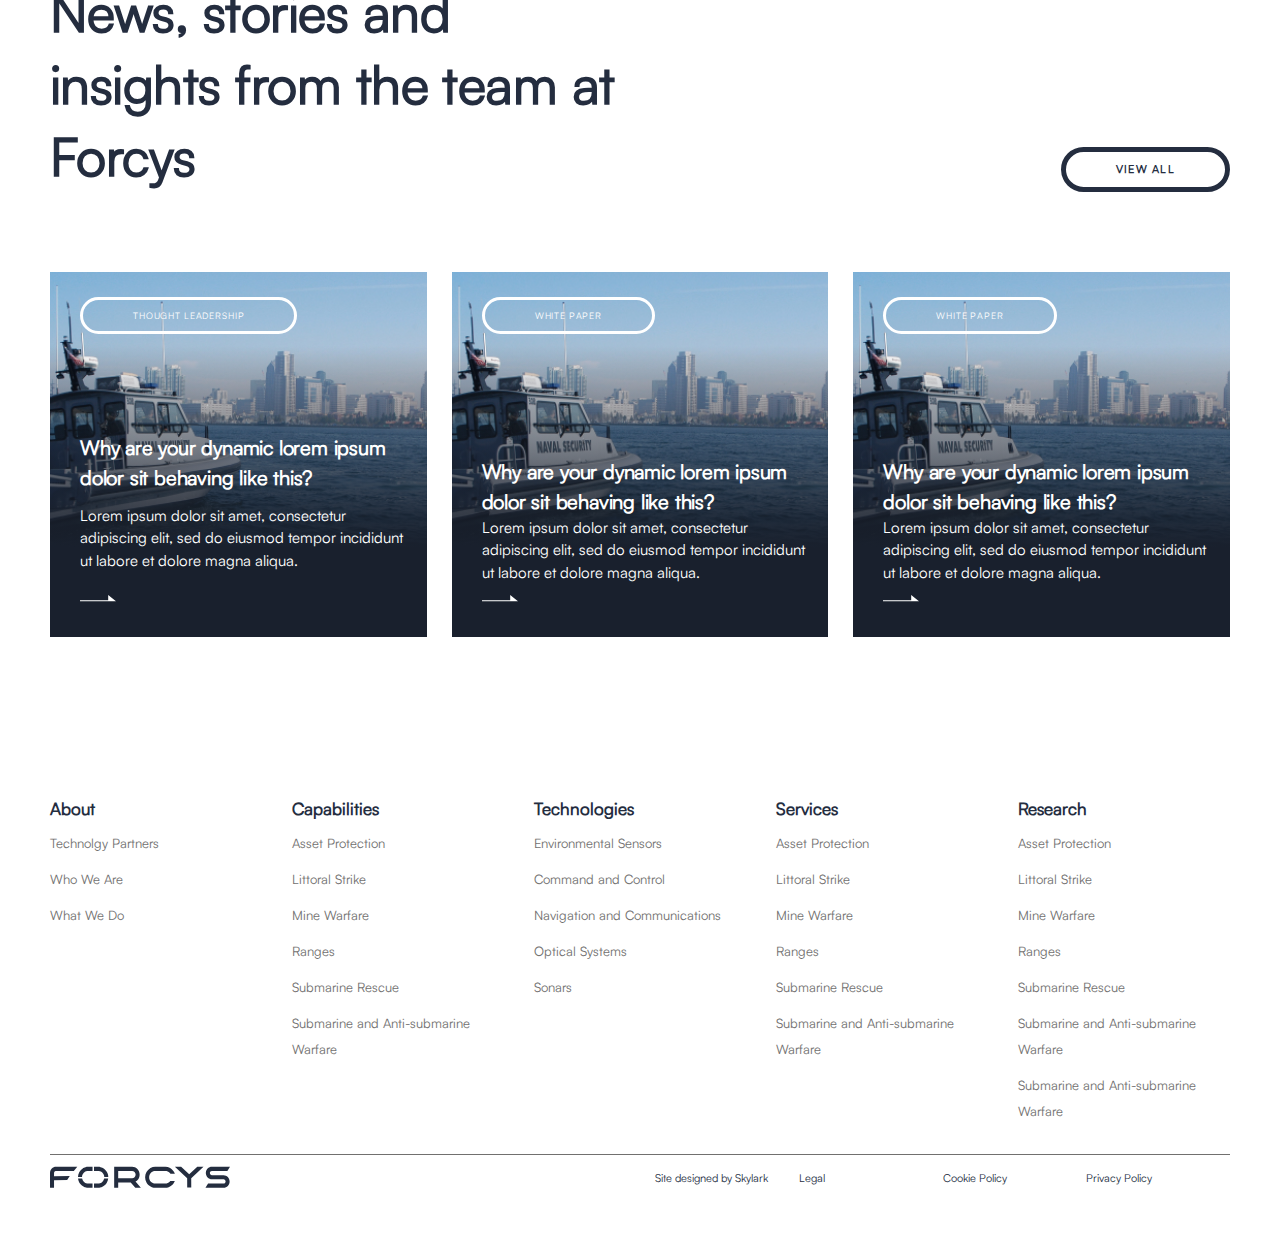
<file: forcys/services.html>
<!DOCTYPE html>
<html lang="en">

<head>
    <meta charset="UTF-8">
    <meta name="viewport" content="width=device-width, initial-scale=1.0">
    <title>Forcys</title>
    <link rel="stylesheet" href="style.css">
</head>

<body>

    <header class="technology_header">
        <div class="container">
            <div class="header">
                <div class="header_logo">
                    <h1 title="Forcys">
                        <a href="/"><img src="img/Logo.svg" alt=""></a>
                    </h1>
                </div>

                <div class="header_menu">
                    <ul class="menu">
                        <li><a href="/about.html">About</a></li>
                        <li><a href="/capabilities.html">Capabilities</a></li>
                        <li><a href="/technologies.html">Technologies</a></li>
                        <li><a href="/services.html">Services</a></li>
                    </ul>
                </div>
            </div>
        </div>
    </header>

    <div class="contact_btn">
        <a href="#">Contact us</a>
    </div>

    <section class="technology_text_section">
        <div class="container">
            <div class="text_wrapper">
                <h2>Services</h2>
                <p>Lorem ipsum dolor sit amet, consectetur adipiscing elit, sed do eiusmod tempor incididunt ut labore et dolore magna aliqua. Ut enim ad minim veniam, quis nostrud exercitation ullamco laboris nisi.</p>
            </div>
        </div>
    </section>

    <section class="services_section services">
        <div class="container">
            <div class="services_wrapper service_cards">
                <div class="card" style="background-image: url(img/services.png);">
                    <div class="text">
                        <h3>Integration Services</h3>
                        <p>Lorem ipsum dolor sit amet, consectetur adipiscing elit, sed do eiusmod tempor incididunt ut labore et dolore magna aliqua.</p>
                        <a href="/services_sub.html">
                            <svg xmlns="http://www.w3.org/2000/svg" width="62" height="10" viewBox="0 0 62 10"
                                fill="none">
                                <path fill-rule="evenodd" clip-rule="evenodd"
                                    d="M47.8721 0V9.93056H61.0779L47.8721 0ZM47.871 8.27515H0V9.93024H47.871V8.27515Z"
                                    fill="white" />
                            </svg>
                        </a>
                    </div>
                </div>
                <div class="card" style="background-image: url(img/services.png);">
                    <div class="text">
                        <h3>Technologies</h3>
                        <p>Ut aliquip ex ea commodo consequat. Duis aute irure dolor in reprehenderit in voluptate velit
                            esse cillum dolore. </p>
                        <a href="#">
                            <svg xmlns="http://www.w3.org/2000/svg" width="62" height="10" viewBox="0 0 62 10"
                                fill="none">
                                <path fill-rule="evenodd" clip-rule="evenodd"
                                    d="M47.8721 0V9.93056H61.0779L47.8721 0ZM47.871 8.27515H0V9.93024H47.871V8.27515Z"
                                    fill="white" />
                            </svg>
                        </a>
                    </div>
                </div>
                <div class="card" style="background-image: url(img/services.png);">
                    <div class="text">
                        <h3>Technologies</h3>
                        <a href="#">
                            <svg xmlns="http://www.w3.org/2000/svg" width="62" height="10" viewBox="0 0 62 10"
                                fill="none">
                                <path fill-rule="evenodd" clip-rule="evenodd"
                                    d="M47.8721 0V9.93056H61.0779L47.8721 0ZM47.871 8.27515H0V9.93024H47.871V8.27515Z"
                                    fill="white" />
                            </svg>
                        </a>
                    </div>
                </div>
                <div class="card" style="background-image: url(img/services.png);">
                    <div class="text">
                        <h3>Technologies</h3>
                        <a href="#">
                            <svg xmlns="http://www.w3.org/2000/svg" width="62" height="10" viewBox="0 0 62 10"
                                fill="none">
                                <path fill-rule="evenodd" clip-rule="evenodd"
                                    d="M47.8721 0V9.93056H61.0779L47.8721 0ZM47.871 8.27515H0V9.93024H47.871V8.27515Z"
                                    fill="white" />
                            </svg>
                        </a>
                    </div>
                </div>
                <div class="card" style="background-image: url(img/services.png);">
                    <div class="text">
                        <h3>Technologies</h3>
                        <a href="#">
                            <svg xmlns="http://www.w3.org/2000/svg" width="62" height="10" viewBox="0 0 62 10"
                                fill="none">
                                <path fill-rule="evenodd" clip-rule="evenodd"
                                    d="M47.8721 0V9.93056H61.0779L47.8721 0ZM47.871 8.27515H0V9.93024H47.871V8.27515Z"
                                    fill="white" />
                            </svg>
                        </a>
                    </div>
                </div>
                <div class="card" style="background-color: #Fff;">
                    <div class="text">
                        <h3 style="color:  #242D3F;">Speak to an expert about your challenge</h3>
                        <a href="#">
                            <svg xmlns="http://www.w3.org/2000/svg" width="62" height="10" viewBox="0 0 62 10"
                                fill="none">
                                <path fill-rule="evenodd" clip-rule="evenodd"
                                    d="M47.8721 0V9.93056H61.0779L47.8721 0ZM47.871 8.27515H0V9.93024H47.871V8.27515Z"
                                    fill="#242D3F" />
                            </svg>
                        </a>
                    </div>
                </div>
            </div>
        </div>
    </section>

    <section class="watch">
        <div class="container">
            <div class="watch_wrapper">
                <div class="title">
                    <h3>The Watch </h3>
                </div>

                <div class="text_area">
                    <h2>News, stories and insights from the team at Forcys</h2>
                    <a href="#">View All </a>
                </div>

                <div class="card_area">
                    <div class="card">
                        <div class="top_area">
                            <a href="#">Thought leadership</a>
                        </div>
                        <div class="bottom_area">
                            <h3>Why are your dynamic lorem ipsum dolor sit behaving like this?</h3>
                            <p>Lorem ipsum dolor sit amet, consectetur adipiscing elit, sed do eiusmod tempor
                                    incididunt ut labore et dolore magna aliqua. </p>
                            <a href="#">
                                <svg xmlns="http://www.w3.org/2000/svg" width="36" height="7" viewBox="0 0 36 7"
                                        fill="none">
                                        <path fill-rule="evenodd" clip-rule="evenodd"
                                            d="M28.1955 6.28119V6.28122H35.9736L28.1955 0V5.23432H0V6.28119H28.1955Z"
                                            fill="white" />
                                </svg>
                            </a>
                        </div>
                    </div>

                    <div class="card">
                        <div class="top_area">
                            <a href="#">White paper</a>
                        </div>
                        <div class="bottom_area">
                            <div class="text">
                                <h3>Why are your dynamic lorem ipsum dolor sit behaving like this?</h3>
                                <p>Lorem ipsum dolor sit amet, consectetur adipiscing elit, sed do eiusmod tempor
                                    incididunt ut labore et dolore magna aliqua. </p>
                                <a href="#">
                                    <svg xmlns="http://www.w3.org/2000/svg" width="36" height="7" viewBox="0 0 36 7"
                                        fill="none">
                                        <path fill-rule="evenodd" clip-rule="evenodd"
                                            d="M28.1955 6.28119V6.28122H35.9736L28.1955 0V5.23432H0V6.28119H28.1955Z"
                                            fill="white" />
                                    </svg>
                                </a>
                            </div>
                        </div>
                    </div>

                    <div class="card">
                        <div class="top_area">
                            <a href="#">White paper</a>
                        </div>
                        <div class="bottom_area">
                            <div class="text">
                                <h3>Why are your dynamic lorem ipsum dolor sit behaving like this?</h3>
                                <p>Lorem ipsum dolor sit amet, consectetur adipiscing elit, sed do eiusmod tempor
                                    incididunt ut labore et dolore magna aliqua. </p>
                                <a href="#">
                                    <svg xmlns="http://www.w3.org/2000/svg" width="36" height="7" viewBox="0 0 36 7"
                                        fill="none">
                                        <path fill-rule="evenodd" clip-rule="evenodd"
                                            d="M28.1955 6.28119V6.28122H35.9736L28.1955 0V5.23432H0V6.28119H28.1955Z"
                                            fill="white" />
                                    </svg>
                                </a>
                            </div>
                        </div>
                    </div>
                </div>
            </div>
        </div>
    </section>


    <footer>
        <div class="container">
            <div class="footer_wrapper">
                <ul class="footer_menu">
                    <h3>About</h3>
                    <li><a href="#">Technolgy Partners</a></li>
                    <li><a href="#">Who We Are</a></li>
                    <li><a href="#">What We Do</a></li>
                </ul>
                <ul class="footer_menu">
                    <h3>Capabilities</h3>
                    <li><a href="#">Asset Protection</a></li>
                    <li><a href="#">Littoral Strike</a></li>
                    <li><a href="#">Mine Warfare</a></li>
                    <li><a href="#">Ranges</a></li>
                    <li><a href="#">Submarine Rescue</a></li>
                    <li><a href="#">Submarine and Anti-submarine Warfare</a></li>
                </ul>
                <ul class="footer_menu">
                    <h3>Technologies</h3>
                    <li><a href="#">Environmental Sensors</a></li>
                    <li><a href="#">Command and Control</a></li>
                    <li><a href="#">Navigation and Communications</a></li>
                    <li><a href="#">Optical Systems</a></li>
                    <li><a href="#">Sonars</a></li>
                </ul>
                <ul class="footer_menu">
                    <h3>Services</h3>
                    <li><a href="#">Asset Protection</a></li>
                    <li><a href="#">Littoral Strike</a></li>
                    <li><a href="#">Mine Warfare</a></li>
                    <li><a href="#">Ranges</a></li>
                    <li><a href="#">Submarine Rescue</a></li>
                    <li><a href="#">Submarine and Anti-submarine Warfare</a></li>
                </ul>
                <ul class="footer_menu">
                    <h3>Research</h3>
                    <li><a href="#">Asset Protection</a></li>
                    <li><a href="#">Littoral Strike</a></li>
                    <li><a href="#">Mine Warfare</a></li>
                    <li><a href="#">Ranges</a></li>
                    <li><a href="#">Submarine Rescue</a></li>
                    <li><a href="#">Submarine and Anti-submarine Warfare</a></li>
                    <li><a href="#">Submarine and Anti-submarine Warfare</a></li>
                </ul>
            </div>
            <div class="footer_bottom">
                <h1 title="Forcys">
                    <a href="/"><img src="img/Dark Logo.svg" alt=""></a>
                </h1>
                <ul class="footer_rules">
                    <li><a href="#">Site designed by Skylark</a></li>
                    <li><a href="#">Legal</a></li>
                    <li><a href="#">Cookie Policy</a></li>
                    <li><a href="#">Privacy Policy</a></li>
                </ul>
            </div>
        </div>
    </footer>


</body>

</html>
</file>
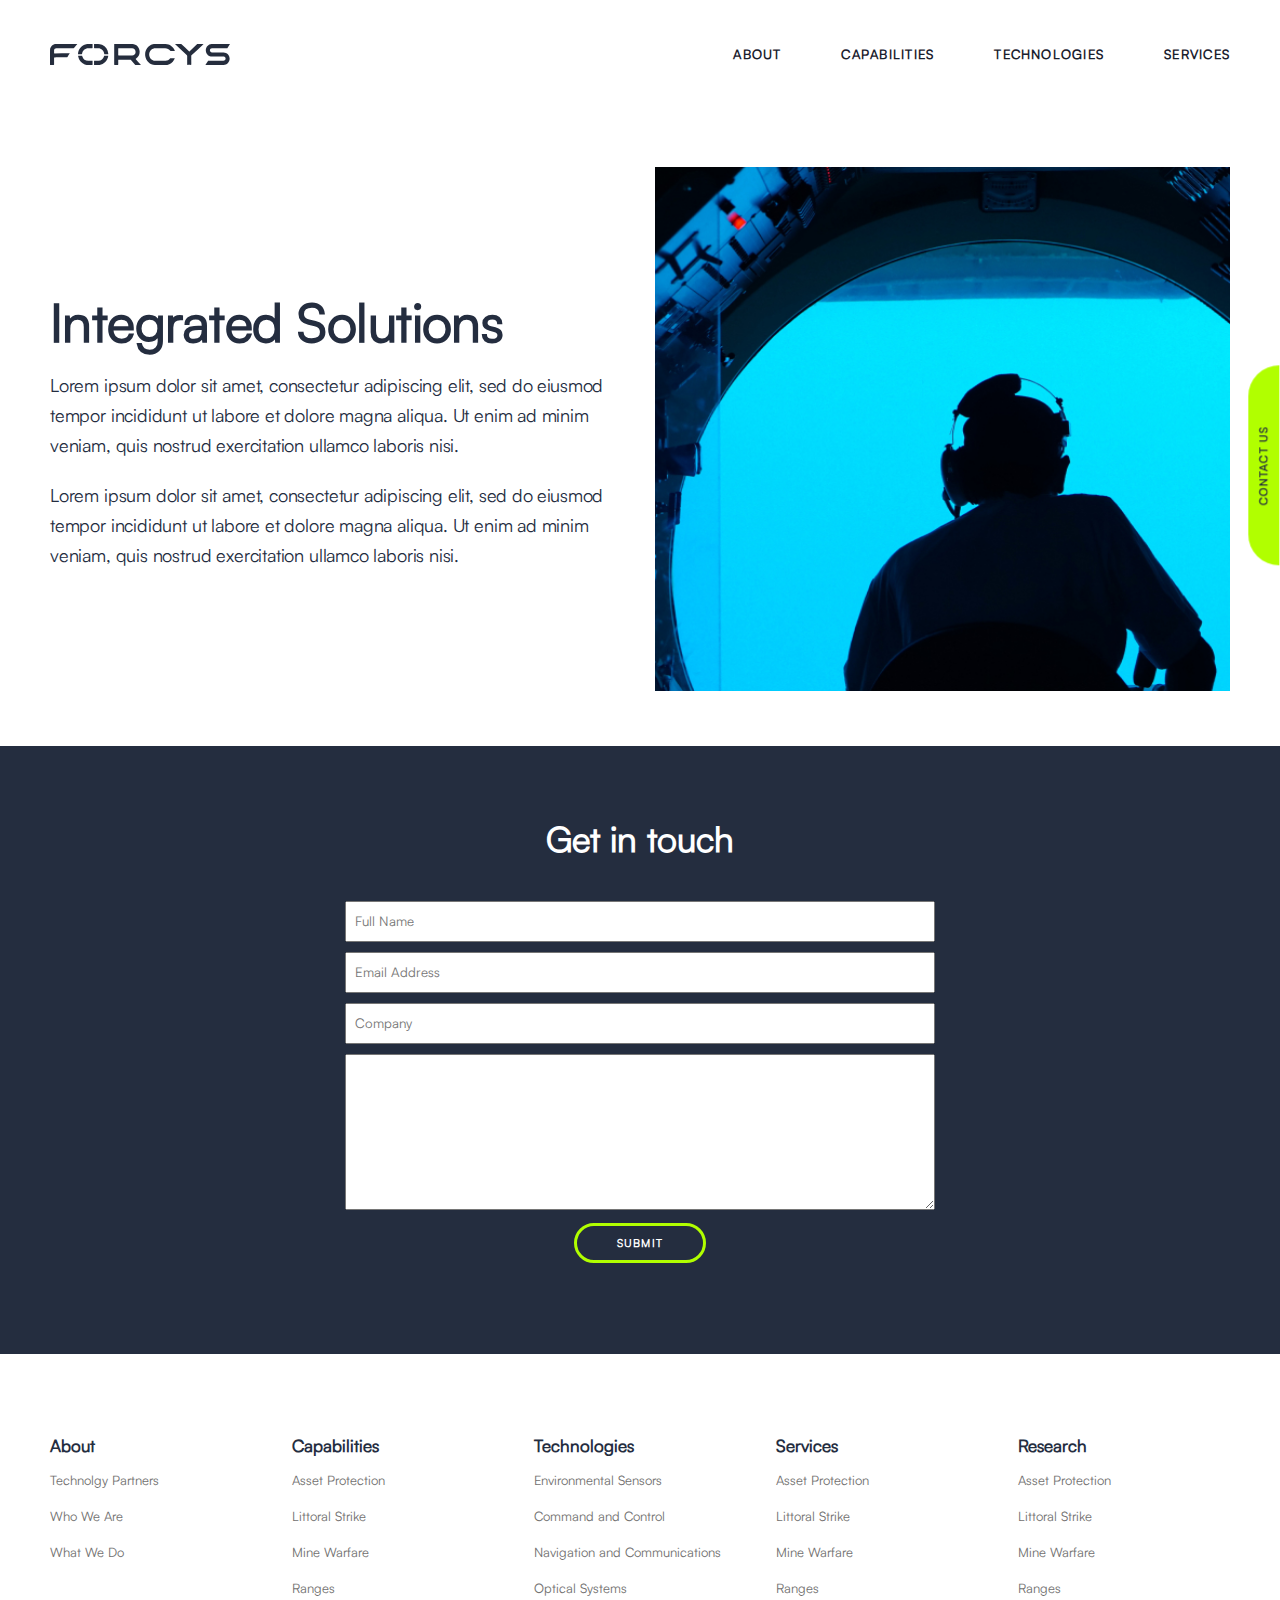
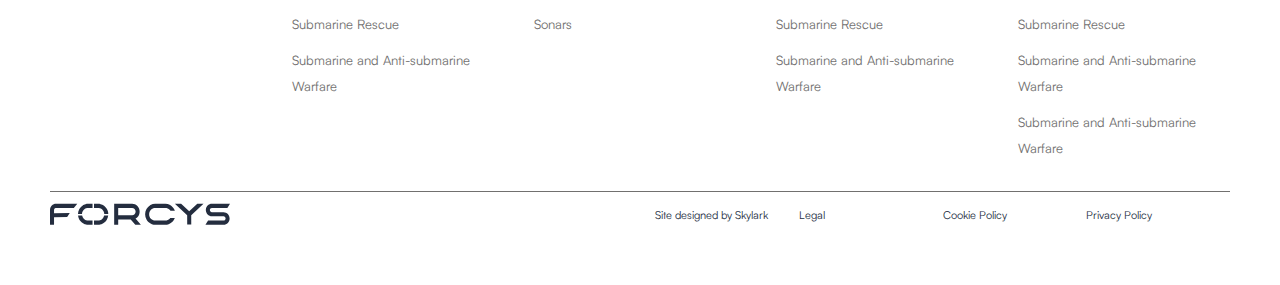
<file: forcys/services_sub.html>
<!DOCTYPE html>
<html lang="en">

<head>
    <meta charset="UTF-8">
    <meta name="viewport" content="width=device-width, initial-scale=1.0">
    <title>Forcys</title>
    <link rel="stylesheet" href="style.css">
</head>

<body>

    <header>
        <div class="container">
            <div class="header">
                <div class="header_logo">
                    <h1 title="Forcys">
                        <a href="/"><img src="img/Frame.svg" alt=""></a>
                    </h1>
                </div>

                <div class="header_menu">
                    <ul class="menu">
                        <li><a href="/about.html">About</a></li>
                        <li><a href="/capabilities.html">Capabilities</a></li>
                        <li><a href="/technologies.html">Technologies</a></li>
                        <li><a href="/services.html">Services</a></li>
                    </ul>
                </div>
            </div>
        </div>
    </header>

    <div class="contact_btn">
        <a href="#">Contact us</a>
    </div>

    <section class="solutions_section services_sub_solution">
        <div class="container">
            <div class="solutions_wrapper">
                <div class="text_area">
                    <h2>Integrated Solutions</h2>
                    <p>Lorem ipsum dolor sit amet, consectetur adipiscing elit, sed do eiusmod tempor incididunt ut
                        labore et dolore magna aliqua. Ut enim ad minim veniam, quis nostrud exercitation ullamco
                        laboris nisi.</p>
                    <p>Lorem ipsum dolor sit amet, consectetur adipiscing elit, sed do eiusmod tempor incididunt ut
                        labore et dolore magna aliqua. Ut enim ad minim veniam, quis nostrud exercitation ullamco
                        laboris nisi. </p>
                </div>
                <div class="img_area">
                    <img src="img/teo-d-1PAYHLb1G30-unsplash 2.jpg" alt="">
                </div>
            </div>
        </div>
    </section>

    <section class="contact_section">
        <div class="container">
            <div class="contact_wrapper">
                <form action="" class="form_grop">

                    <h2>Get in touch</h2>

                    <input type="text" placeholder="Full Name">
                    <input type="email" placeholder="Email Address">
                    <input type="text" placeholder="Company">
                    <textarea name="" id="" cols="30" rows="10"></textarea>
                    <div class="btn" style="margin: 10px auto;">
                        <a href="#" >Submit</a>
                    </div>
                </form>
            </div>
        </div>
    </section>

    <footer>
        <div class="container">
            <div class="footer_wrapper">
                <ul class="footer_menu">
                    <h3>About</h3>
                    <li><a href="#">Technolgy Partners</a></li>
                    <li><a href="#">Who We Are</a></li>
                    <li><a href="#">What We Do</a></li>
                </ul>
                <ul class="footer_menu">
                    <h3>Capabilities</h3>
                    <li><a href="#">Asset Protection</a></li>
                    <li><a href="#">Littoral Strike</a></li>
                    <li><a href="#">Mine Warfare</a></li>
                    <li><a href="#">Ranges</a></li>
                    <li><a href="#">Submarine Rescue</a></li>
                    <li><a href="#">Submarine and Anti-submarine Warfare</a></li>
                </ul>
                <ul class="footer_menu">
                    <h3>Technologies</h3>
                    <li><a href="#">Environmental Sensors</a></li>
                    <li><a href="#">Command and Control</a></li>
                    <li><a href="#">Navigation and Communications</a></li>
                    <li><a href="#">Optical Systems</a></li>
                    <li><a href="#">Sonars</a></li>
                </ul>
                <ul class="footer_menu">
                    <h3>Services</h3>
                    <li><a href="#">Asset Protection</a></li>
                    <li><a href="#">Littoral Strike</a></li>
                    <li><a href="#">Mine Warfare</a></li>
                    <li><a href="#">Ranges</a></li>
                    <li><a href="#">Submarine Rescue</a></li>
                    <li><a href="#">Submarine and Anti-submarine Warfare</a></li>
                </ul>
                <ul class="footer_menu">
                    <h3>Research</h3>
                    <li><a href="#">Asset Protection</a></li>
                    <li><a href="#">Littoral Strike</a></li>
                    <li><a href="#">Mine Warfare</a></li>
                    <li><a href="#">Ranges</a></li>
                    <li><a href="#">Submarine Rescue</a></li>
                    <li><a href="#">Submarine and Anti-submarine Warfare</a></li>
                    <li><a href="#">Submarine and Anti-submarine Warfare</a></li>
                </ul>
            </div>
            <div class="footer_bottom">
                <h1 title="Forcys">
                    <a href="/"><img src="img/Dark Logo.svg" alt=""></a>
                </h1>
                <ul class="footer_rules">
                    <li><a href="#">Site designed by Skylark</a></li>
                    <li><a href="#">Legal</a></li>
                    <li><a href="#">Cookie Policy</a></li>
                    <li><a href="#">Privacy Policy</a></li>
                </ul>
            </div>
        </div>
    </footer>



</body>

</html>
</file>
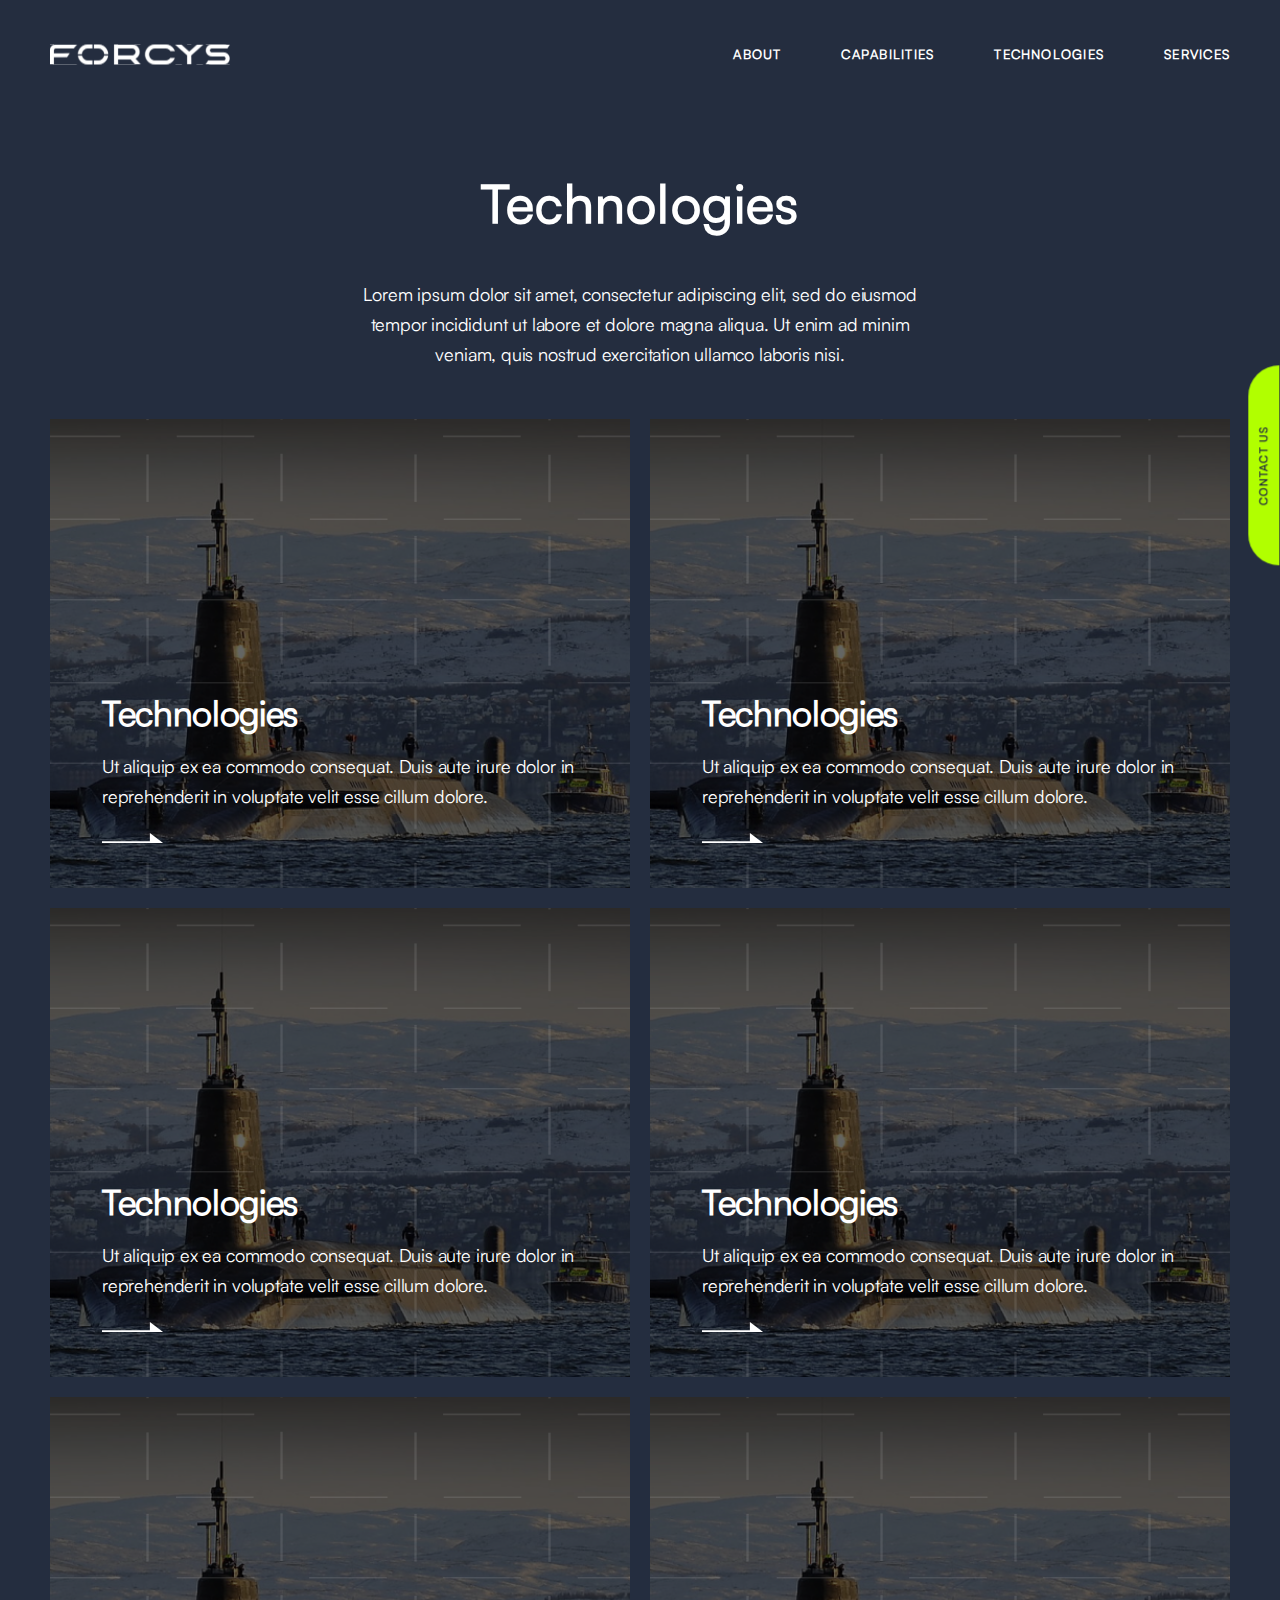
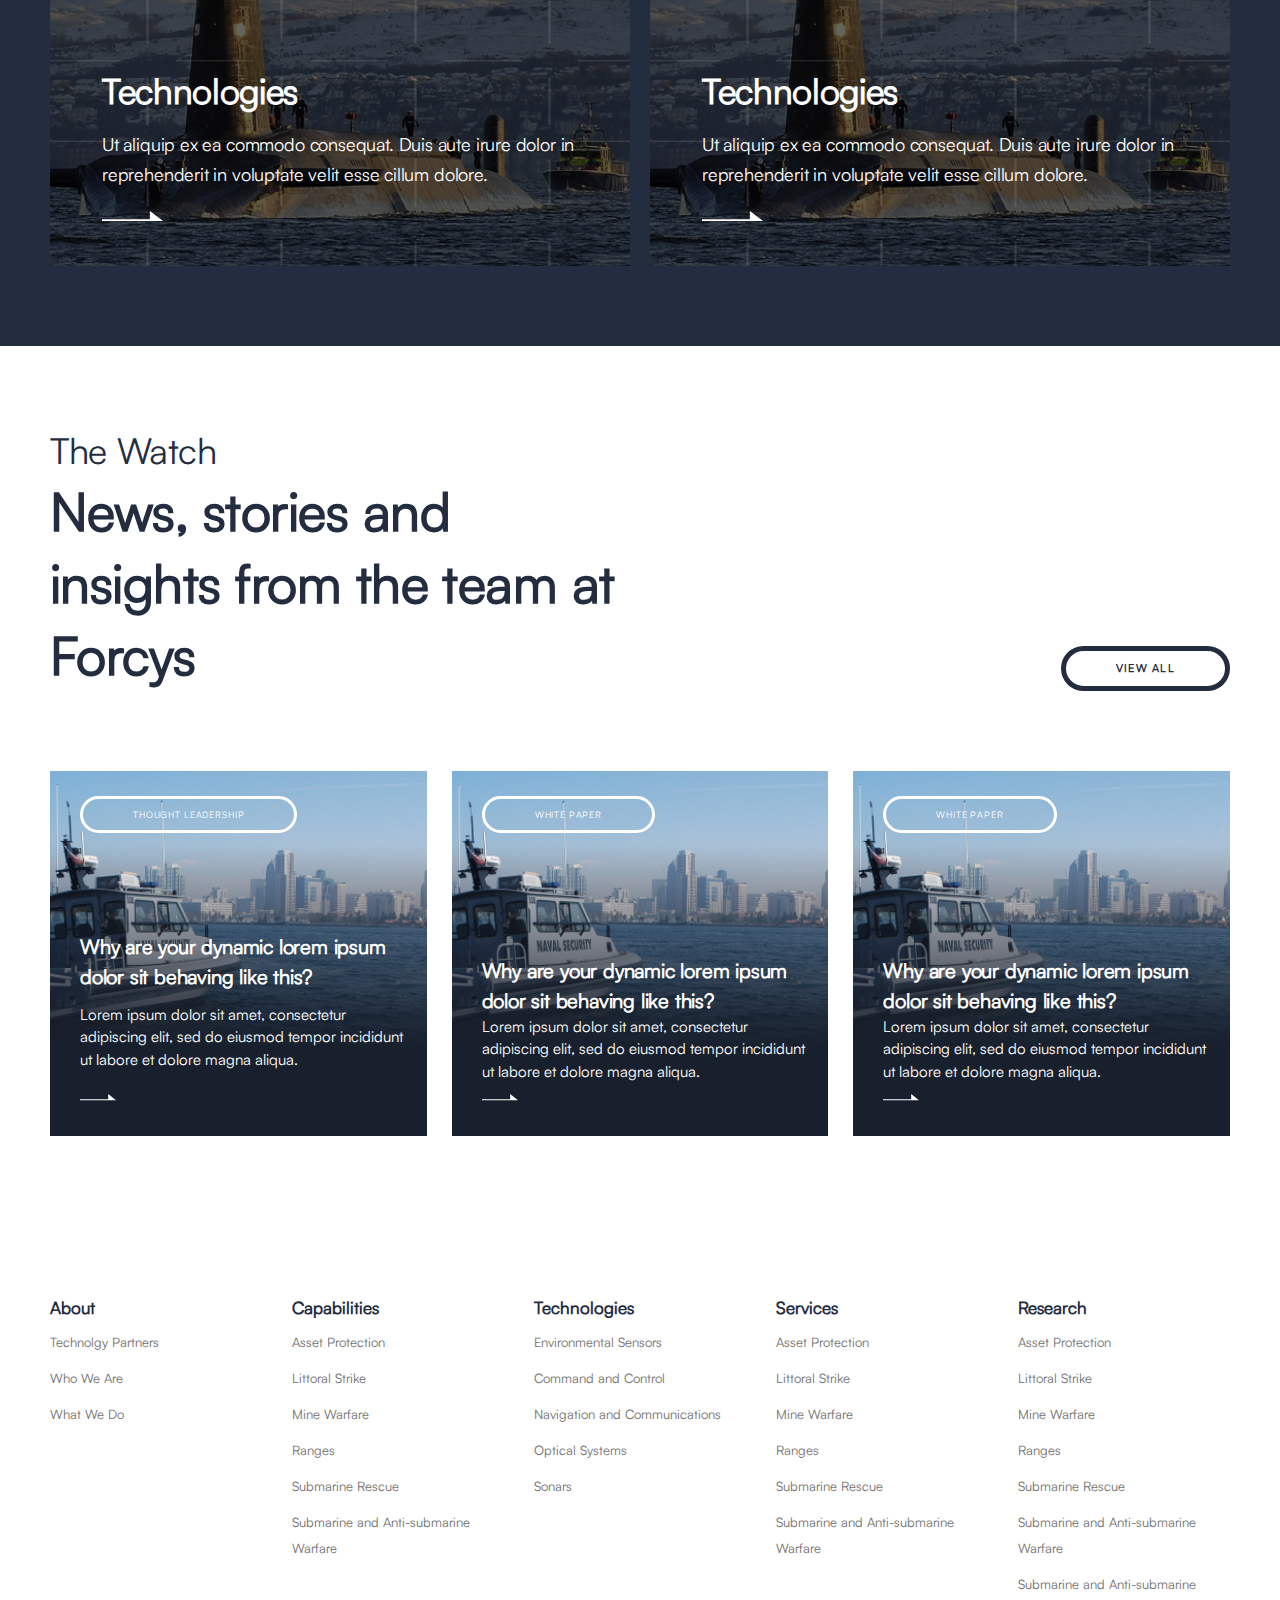
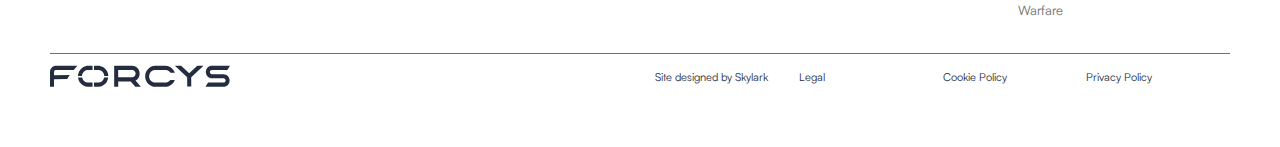
<file: forcys/technologies.html>
<!DOCTYPE html>
<html lang="en">

<head>
    <meta charset="UTF-8">
    <meta name="viewport" content="width=device-width, initial-scale=1.0">
    <title>Forcys</title>
    <link rel="stylesheet" href="style.css">
</head>

<body>

    <header class="technology_header">
        <div class="container">
            <div class="header">
                <div class="header_logo">
                    <h1 title="Forcys">
                        <a href="/"><img src="img/Logo.svg" alt=""></a>
                    </h1>
                </div>

                <div class="header_menu">
                    <ul class="menu">
                        <li><a href="/about.html">About</a></li>
                        <li><a href="/capabilities.html">Capabilities</a></li>
                        <li><a href="/technologies.html">Technologies</a></li>
                        <li><a href="/services.html">Services</a></li>
                    </ul>
                </div>
            </div>
        </div>
    </header>

    <div class="contact_btn">
        <a href="#">Contact us</a>
    </div>
    
    <section class="technology_text_section">
        <div class="container">
            <div class="text_wrapper">
                <h2>Technologies</h2>
                <p>Lorem ipsum dolor sit amet, consectetur adipiscing elit, sed do eiusmod tempor incididunt ut labore et dolore magna aliqua. Ut enim ad minim veniam, quis nostrud exercitation ullamco laboris nisi.</p>
            </div>
        </div>
    </section>

    <section class="services_section">
        <div class="container">
            <div class="services_wrapper">
                <div class="card" style="background-image: url(img/services.png);">
                    <div class="text">
                        <h3>Technologies</h3>
                        <p>Ut aliquip ex ea commodo consequat. Duis aute irure dolor in reprehenderit in voluptate velit
                            esse cillum dolore. </p>
                        <a href="#">
                            <svg xmlns="http://www.w3.org/2000/svg" width="62" height="10" viewBox="0 0 62 10"
                                fill="none">
                                <path fill-rule="evenodd" clip-rule="evenodd"
                                    d="M47.8721 0V9.93056H61.0779L47.8721 0ZM47.871 8.27515H0V9.93024H47.871V8.27515Z"
                                    fill="white" />
                            </svg>
                        </a>
                    </div>
                </div>
                <div class="card" style="background-image: url(img/services.png);">
                    <div class="text">
                        <h3>Technologies</h3>
                        <p>Ut aliquip ex ea commodo consequat. Duis aute irure dolor in reprehenderit in voluptate velit
                            esse cillum dolore. </p>
                        <a href="#">
                            <svg xmlns="http://www.w3.org/2000/svg" width="62" height="10" viewBox="0 0 62 10"
                                fill="none">
                                <path fill-rule="evenodd" clip-rule="evenodd"
                                    d="M47.8721 0V9.93056H61.0779L47.8721 0ZM47.871 8.27515H0V9.93024H47.871V8.27515Z"
                                    fill="white" />
                            </svg>
                        </a>
                    </div>
                </div>
                <div class="card" style="background-image: url(img/services.png);">
                    <div class="text">
                        <h3>Technologies</h3>
                        <p>Ut aliquip ex ea commodo consequat. Duis aute irure dolor in reprehenderit in voluptate velit
                            esse cillum dolore. </p>
                        <a href="#">
                            <svg xmlns="http://www.w3.org/2000/svg" width="62" height="10" viewBox="0 0 62 10"
                                fill="none">
                                <path fill-rule="evenodd" clip-rule="evenodd"
                                    d="M47.8721 0V9.93056H61.0779L47.8721 0ZM47.871 8.27515H0V9.93024H47.871V8.27515Z"
                                    fill="white" />
                            </svg>
                        </a>
                    </div>
                </div>
                <div class="card" style="background-image: url(img/services.png);">
                    <div class="text">
                        <h3>Technologies</h3>
                        <p>Ut aliquip ex ea commodo consequat. Duis aute irure dolor in reprehenderit in voluptate velit
                            esse cillum dolore. </p>
                        <a href="#">
                            <svg xmlns="http://www.w3.org/2000/svg" width="62" height="10" viewBox="0 0 62 10"
                                fill="none">
                                <path fill-rule="evenodd" clip-rule="evenodd"
                                    d="M47.8721 0V9.93056H61.0779L47.8721 0ZM47.871 8.27515H0V9.93024H47.871V8.27515Z"
                                    fill="white" />
                            </svg>
                        </a>
                    </div>
                </div>
                <div class="card" style="background-image: url(img/services.png);">
                    <div class="text">
                        <h3>Technologies</h3>
                        <p>Ut aliquip ex ea commodo consequat. Duis aute irure dolor in reprehenderit in voluptate velit
                            esse cillum dolore. </p>
                        <a href="#">
                            <svg xmlns="http://www.w3.org/2000/svg" width="62" height="10" viewBox="0 0 62 10"
                                fill="none">
                                <path fill-rule="evenodd" clip-rule="evenodd"
                                    d="M47.8721 0V9.93056H61.0779L47.8721 0ZM47.871 8.27515H0V9.93024H47.871V8.27515Z"
                                    fill="white" />
                            </svg>
                        </a>
                    </div>
                </div>
                <div class="card" style="background-image: url(img/services.png);">
                    <div class="text">
                        <h3>Technologies</h3>
                        <p>Ut aliquip ex ea commodo consequat. Duis aute irure dolor in reprehenderit in voluptate velit
                            esse cillum dolore. </p>
                        <a href="#">
                            <svg xmlns="http://www.w3.org/2000/svg" width="62" height="10" viewBox="0 0 62 10"
                                fill="none">
                                <path fill-rule="evenodd" clip-rule="evenodd"
                                    d="M47.8721 0V9.93056H61.0779L47.8721 0ZM47.871 8.27515H0V9.93024H47.871V8.27515Z"
                                    fill="white" />
                            </svg>
                        </a>
                    </div>
                </div>
            </div>
        </div>
    </section>

    <section class="watch">
        <div class="container">
            <div class="watch_wrapper">
                <div class="title">
                    <h3>The Watch </h3>
                </div>

                <div class="text_area">
                    <h2>News, stories and insights from the team at Forcys</h2>
                    <a href="/technologies_sub.html">View All </a>
                </div>

                <div class="card_area">
                    <div class="card">
                        <div class="top_area">
                            <a href="#">Thought leadership</a>
                        </div>
                        <div class="bottom_area">
                            <h3>Why are your dynamic lorem ipsum dolor sit behaving like this?</h3>
                            <p>Lorem ipsum dolor sit amet, consectetur adipiscing elit, sed do eiusmod tempor
                                    incididunt ut labore et dolore magna aliqua. </p>
                            <a href="#">
                                <svg xmlns="http://www.w3.org/2000/svg" width="36" height="7" viewBox="0 0 36 7"
                                        fill="none">
                                        <path fill-rule="evenodd" clip-rule="evenodd"
                                            d="M28.1955 6.28119V6.28122H35.9736L28.1955 0V5.23432H0V6.28119H28.1955Z"
                                            fill="white" />
                                </svg>
                            </a>
                        </div>
                    </div>

                    <div class="card">
                        <div class="top_area">
                            <a href="#">White paper</a>
                        </div>
                        <div class="bottom_area">
                            <div class="text">
                                <h3>Why are your dynamic lorem ipsum dolor sit behaving like this?</h3>
                                <p>Lorem ipsum dolor sit amet, consectetur adipiscing elit, sed do eiusmod tempor
                                    incididunt ut labore et dolore magna aliqua. </p>
                                <a href="#">
                                    <svg xmlns="http://www.w3.org/2000/svg" width="36" height="7" viewBox="0 0 36 7"
                                        fill="none">
                                        <path fill-rule="evenodd" clip-rule="evenodd"
                                            d="M28.1955 6.28119V6.28122H35.9736L28.1955 0V5.23432H0V6.28119H28.1955Z"
                                            fill="white" />
                                    </svg>
                                </a>
                            </div>
                        </div>
                    </div>

                    <div class="card">
                        <div class="top_area">
                            <a href="#">White paper</a>
                        </div>
                        <div class="bottom_area">
                            <div class="text">
                                <h3>Why are your dynamic lorem ipsum dolor sit behaving like this?</h3>
                                <p>Lorem ipsum dolor sit amet, consectetur adipiscing elit, sed do eiusmod tempor
                                    incididunt ut labore et dolore magna aliqua. </p>
                                <a href="#">
                                    <svg xmlns="http://www.w3.org/2000/svg" width="36" height="7" viewBox="0 0 36 7"
                                        fill="none">
                                        <path fill-rule="evenodd" clip-rule="evenodd"
                                            d="M28.1955 6.28119V6.28122H35.9736L28.1955 0V5.23432H0V6.28119H28.1955Z"
                                            fill="white" />
                                    </svg>
                                </a>
                            </div>
                        </div>
                    </div>
                </div>
            </div>
        </div>
    </section>


    <footer>
        <div class="container">
            <div class="footer_wrapper">
                <ul class="footer_menu">
                    <h3>About</h3>
                    <li><a href="#">Technolgy Partners</a></li>
                    <li><a href="#">Who We Are</a></li>
                    <li><a href="#">What We Do</a></li>
                </ul>
                <ul class="footer_menu">
                    <h3>Capabilities</h3>
                    <li><a href="#">Asset Protection</a></li>
                    <li><a href="#">Littoral Strike</a></li>
                    <li><a href="#">Mine Warfare</a></li>
                    <li><a href="#">Ranges</a></li>
                    <li><a href="#">Submarine Rescue</a></li>
                    <li><a href="#">Submarine and Anti-submarine Warfare</a></li>
                </ul>
                <ul class="footer_menu">
                    <h3>Technologies</h3>
                    <li><a href="#">Environmental Sensors</a></li>
                    <li><a href="#">Command and Control</a></li>
                    <li><a href="#">Navigation and Communications</a></li>
                    <li><a href="#">Optical Systems</a></li>
                    <li><a href="#">Sonars</a></li>
                </ul>
                <ul class="footer_menu">
                    <h3>Services</h3>
                    <li><a href="#">Asset Protection</a></li>
                    <li><a href="#">Littoral Strike</a></li>
                    <li><a href="#">Mine Warfare</a></li>
                    <li><a href="#">Ranges</a></li>
                    <li><a href="#">Submarine Rescue</a></li>
                    <li><a href="#">Submarine and Anti-submarine Warfare</a></li>
                </ul>
                <ul class="footer_menu">
                    <h3>Research</h3>
                    <li><a href="#">Asset Protection</a></li>
                    <li><a href="#">Littoral Strike</a></li>
                    <li><a href="#">Mine Warfare</a></li>
                    <li><a href="#">Ranges</a></li>
                    <li><a href="#">Submarine Rescue</a></li>
                    <li><a href="#">Submarine and Anti-submarine Warfare</a></li>
                    <li><a href="#">Submarine and Anti-submarine Warfare</a></li>
                </ul>
            </div>
            <div class="footer_bottom">
                <h1 title="Forcys">
                    <a href="/"><img src="img/Dark Logo.svg" alt=""></a>
                </h1>
                <ul class="footer_rules">
                    <li><a href="#">Site designed by Skylark</a></li>
                    <li><a href="#">Legal</a></li>
                    <li><a href="#">Cookie Policy</a></li>
                    <li><a href="#">Privacy Policy</a></li>
                </ul>
            </div>
        </div>
    </footer>


</body>

</html>
</file>
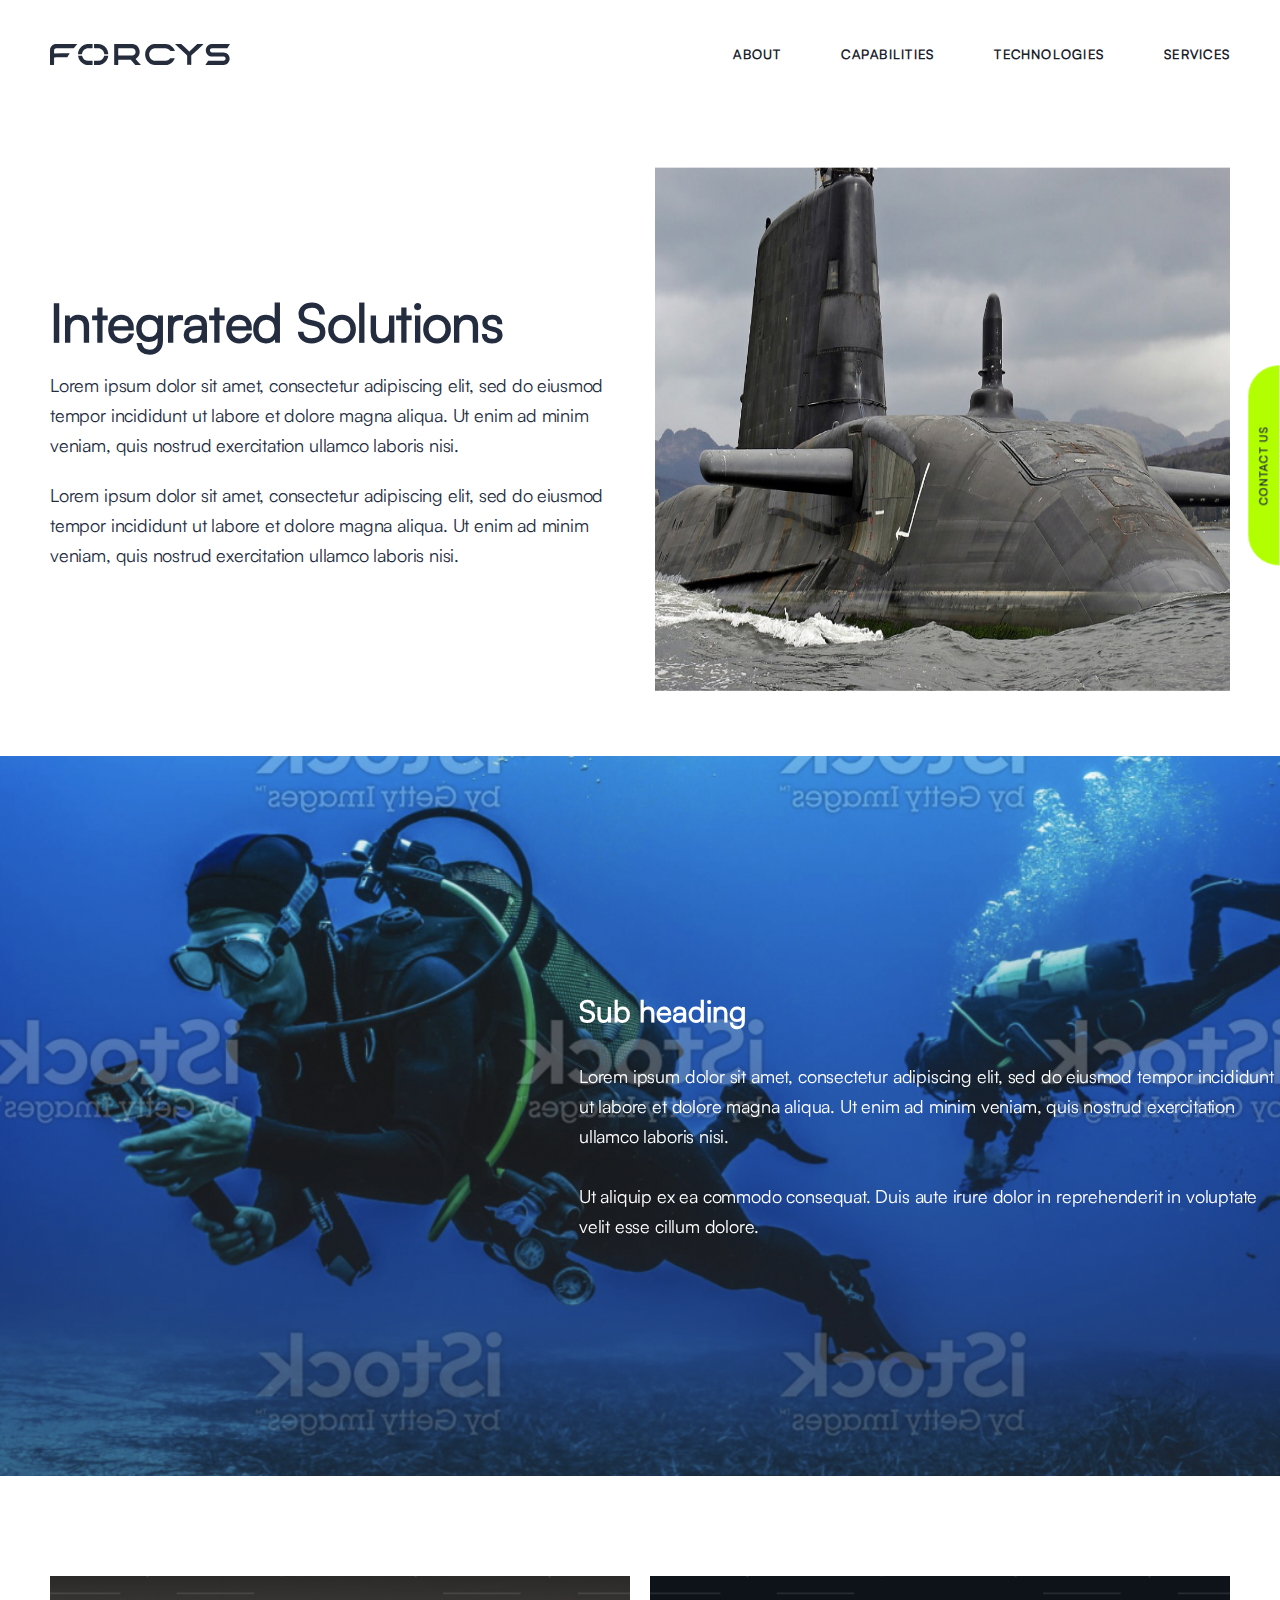
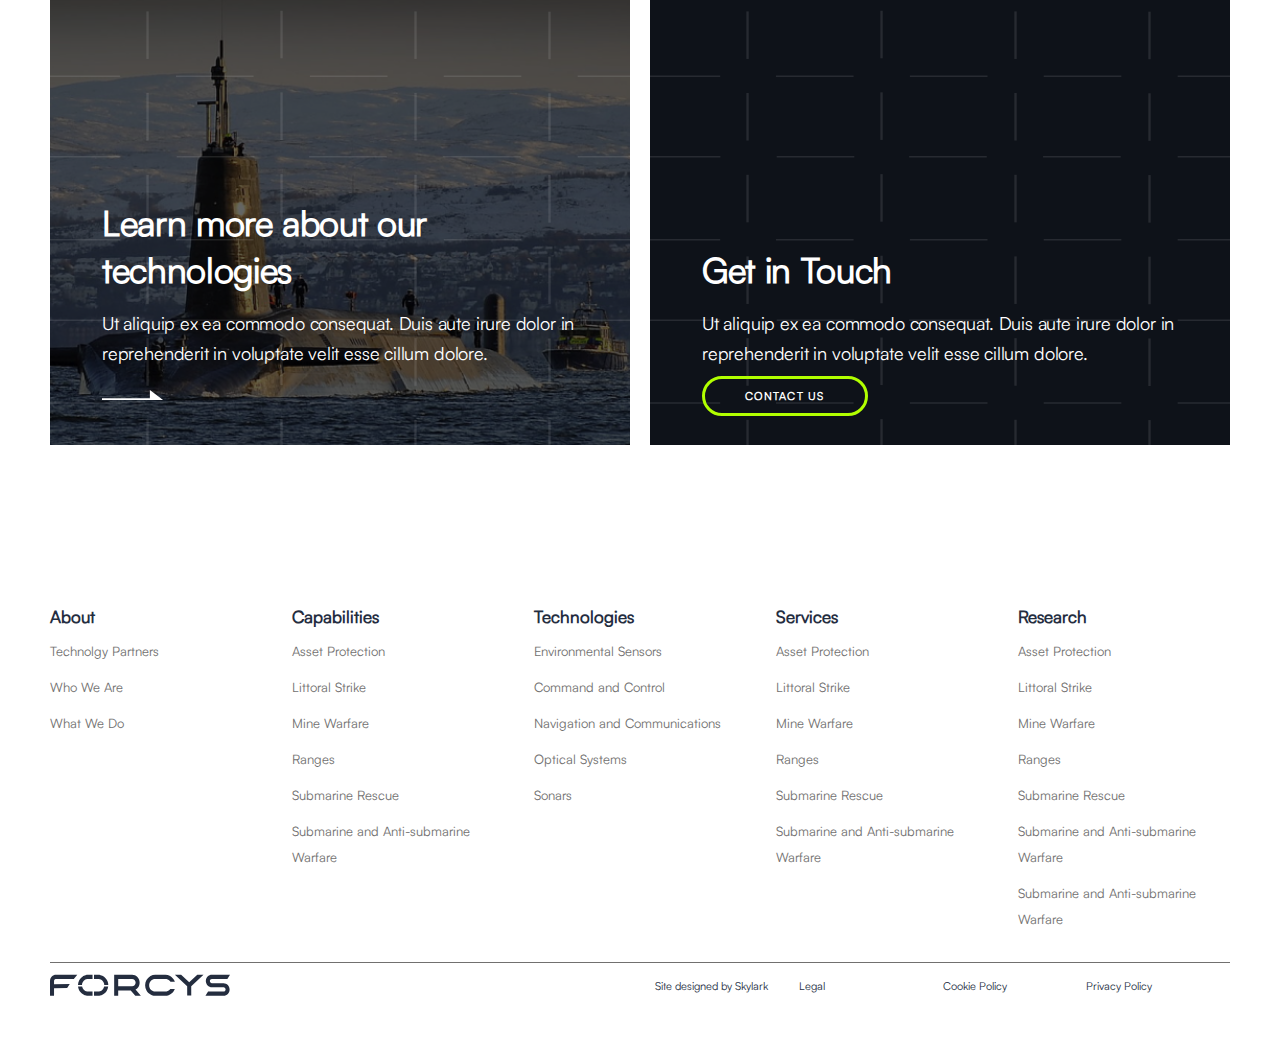
<file: forcys/technologies_sub.html>
<!DOCTYPE html>
<html lang="en">

<head>
    <meta charset="UTF-8">
    <meta name="viewport" content="width=device-width, initial-scale=1.0">
    <title>Forcys</title>
    <link rel="stylesheet" href="style.css">
</head>

<body>

    <header>
        <div class="container">
            <div class="header">
                <div class="header_logo">
                    <h1 title="Forcys">
                        <a href="/"><img src="img/Frame.svg" alt=""></a>
                    </h1>
                </div>

                <div class="header_menu">
                    <ul class="menu">
                        <li><a href="/about.html">About</a></li>
                        <li><a href="/capabilities.html">Capabilities</a></li>
                        <li><a href="/technologies.html">Technologies</a></li>
                        <li><a href="/services.html">Services</a></li>
                    </ul>
                </div>
            </div>
        </div>
    </header>

    <div class="contact_btn">
        <a href="#">Contact us</a>
    </div>

    <section class="solutions_section">
        <div class="container">
            <div class="solutions_wrapper">
                <div class="text_area">
                    <h2>Integrated Solutions</h2>
                    <p>Lorem ipsum dolor sit amet, consectetur adipiscing elit, sed do eiusmod tempor incididunt ut
                        labore et dolore magna aliqua. Ut enim ad minim veniam, quis nostrud exercitation ullamco
                        laboris nisi.</p>
                    <p>Lorem ipsum dolor sit amet, consectetur adipiscing elit, sed do eiusmod tempor incididunt ut
                        labore et dolore magna aliqua. Ut enim ad minim veniam, quis nostrud exercitation ullamco
                        laboris nisi. </p>
                </div>
                <div class="img_area">
                    <img src="img/Submarine-min.jpg" alt="">
                </div>
            </div>
        </div>
    </section>

    <section class="sub_heading_section" style="background-image: url(img/Screenshot\ 2022-04-20\ at\ 12.47\ 2.jpg);">
        <div class="container">
            <div class="sub_heading_wrapper">
                <div class="heading_wrapper">
                    <h3>Sub heading</h3>
                    <p>Lorem ipsum dolor sit amet, consectetur adipiscing elit, sed do eiusmod tempor incididunt ut
                        labore et dolore magna aliqua. Ut enim ad minim veniam, quis nostrud exercitation ullamco
                        laboris nisi. </p>
                    <p>Ut aliquip ex ea commodo consequat. Duis aute irure dolor in reprehenderit in voluptate velit
                        esse cillum dolore.</p>
                </div>
            </div>
        </div>
    </section>

    <section class="services_section service_bg">
        <div class="container">
            <div class="services_wrapper">
                <div class="card" style="background-image: url(img/services.png);">
                    <div class="text">
                        <h3>Learn more about our technologies</h3>
                        <p>Ut aliquip ex ea commodo consequat. Duis aute irure dolor in reprehenderit in voluptate velit
                            esse cillum dolore. </p>
                        <a href="#">
                            <svg xmlns="http://www.w3.org/2000/svg" width="62" height="10" viewBox="0 0 62 10"
                                fill="none">
                                <path fill-rule="evenodd" clip-rule="evenodd"
                                    d="M47.8721 0V9.93056H61.0779L47.8721 0ZM47.871 8.27515H0V9.93024H47.871V8.27515Z"
                                    fill="white" />
                            </svg>
                        </a>
                    </div>
                </div>
                <div class="card" style="background-color: #242D3F;">
                    <div class="text">
                        <h3>Get in Touch</h3>
                        <p>Ut aliquip ex ea commodo consequat. Duis aute irure dolor in reprehenderit in voluptate velit
                            esse cillum dolore. </p>
                        <div class="btn">
                            <a href="/contact.html">Contact Us</a>
                        </div>
                    </div>
                </div>
            </div>
        </div>
    </section>


    <footer>
        <div class="container">
            <div class="footer_wrapper">
                <ul class="footer_menu">
                    <h3>About</h3>
                    <li><a href="#">Technolgy Partners</a></li>
                    <li><a href="#">Who We Are</a></li>
                    <li><a href="#">What We Do</a></li>
                </ul>
                <ul class="footer_menu">
                    <h3>Capabilities</h3>
                    <li><a href="#">Asset Protection</a></li>
                    <li><a href="#">Littoral Strike</a></li>
                    <li><a href="#">Mine Warfare</a></li>
                    <li><a href="#">Ranges</a></li>
                    <li><a href="#">Submarine Rescue</a></li>
                    <li><a href="#">Submarine and Anti-submarine Warfare</a></li>
                </ul>
                <ul class="footer_menu">
                    <h3>Technologies</h3>
                    <li><a href="#">Environmental Sensors</a></li>
                    <li><a href="#">Command and Control</a></li>
                    <li><a href="#">Navigation and Communications</a></li>
                    <li><a href="#">Optical Systems</a></li>
                    <li><a href="#">Sonars</a></li>
                </ul>
                <ul class="footer_menu">
                    <h3>Services</h3>
                    <li><a href="#">Asset Protection</a></li>
                    <li><a href="#">Littoral Strike</a></li>
                    <li><a href="#">Mine Warfare</a></li>
                    <li><a href="#">Ranges</a></li>
                    <li><a href="#">Submarine Rescue</a></li>
                    <li><a href="#">Submarine and Anti-submarine Warfare</a></li>
                </ul>
                <ul class="footer_menu">
                    <h3>Research</h3>
                    <li><a href="#">Asset Protection</a></li>
                    <li><a href="#">Littoral Strike</a></li>
                    <li><a href="#">Mine Warfare</a></li>
                    <li><a href="#">Ranges</a></li>
                    <li><a href="#">Submarine Rescue</a></li>
                    <li><a href="#">Submarine and Anti-submarine Warfare</a></li>
                    <li><a href="#">Submarine and Anti-submarine Warfare</a></li>
                </ul>
            </div>
            <div class="footer_bottom">
                <h1 title="Forcys">
                    <a href="/"><img src="img/Dark Logo.svg" alt=""></a>
                </h1>
                <ul class="footer_rules">
                    <li><a href="#">Site designed by Skylark</a></li>
                    <li><a href="#">Legal</a></li>
                    <li><a href="#">Cookie Policy</a></li>
                    <li><a href="#">Privacy Policy</a></li>
                </ul>
            </div>
        </div>
    </footer>



</body>

</html>
</file>
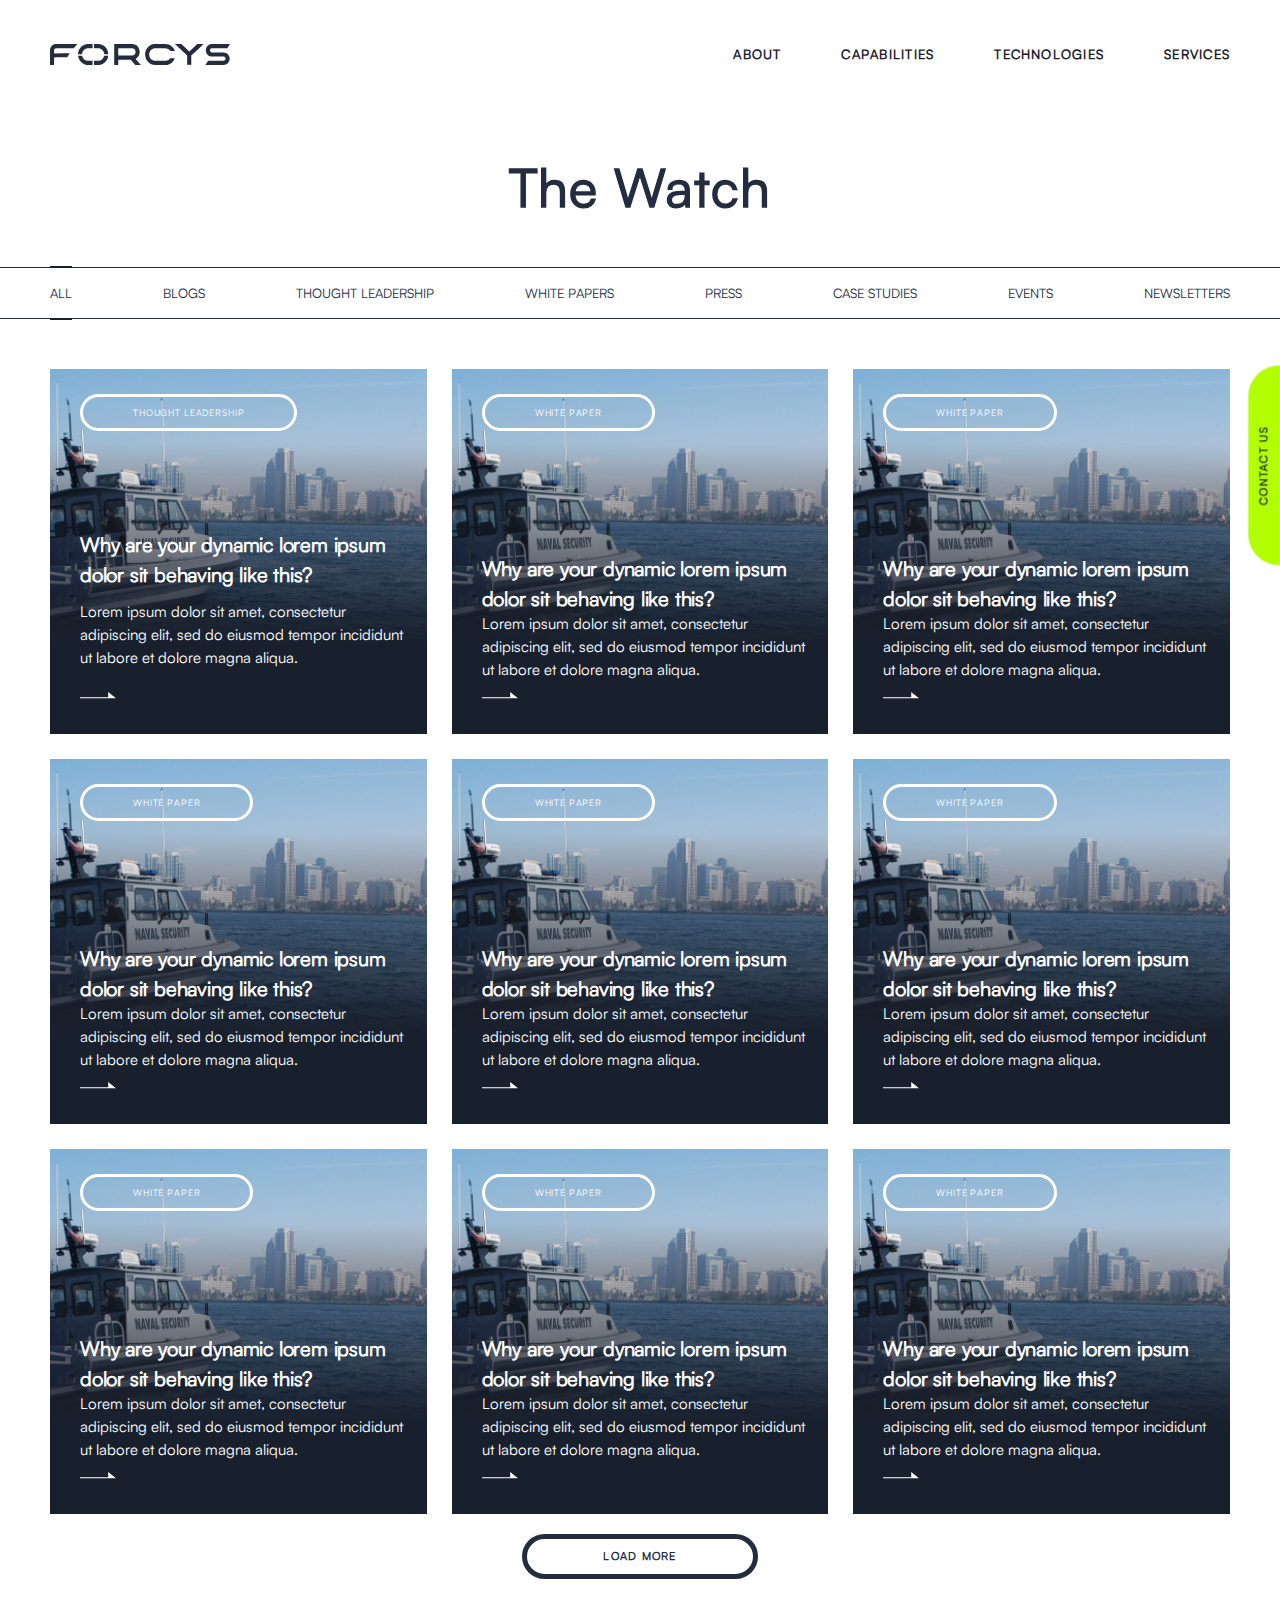
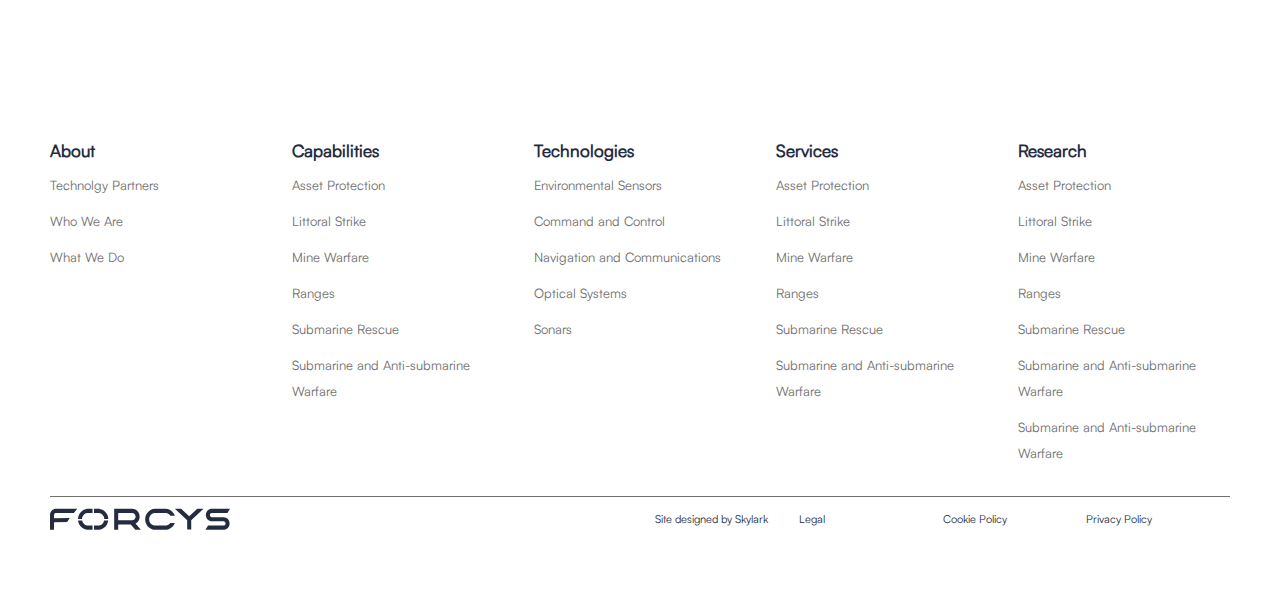
<file: forcys/watch.html>
<!DOCTYPE html>
<html lang="en">

<head>
    <meta charset="UTF-8">
    <meta name="viewport" content="width=device-width, initial-scale=1.0">
    <title>Forcys</title>
    <link rel="stylesheet" href="style.css">
</head>

<body>

    <header>
        <div class="container">
            <div class="header">
                <div class="header_logo">
                    <h1 title="Forcys">
                        <a href="/"><img src="img/Frame.svg" alt=""></a>
                    </h1>
                </div>

                <div class="header_menu">
                    <ul class="menu">
                        <li><a href="/about.html">About</a></li>
                        <li><a href="/capabilities.html">Capabilities</a></li>
                        <li><a href="/technologies.html">Technologies</a></li>
                        <li><a href="/services.html">Services</a></li>
                    </ul>
                </div>
            </div>
        </div>
    </header>

    <div class="contact_btn">
        <a href="#">Contact us</a>
    </div>

   <section class="title_watch">
    <h2>The Watch</h2>
   </section>

   <section class="side_navigation watch_side_nav">
    <div class="container">
        <div class="navigation_wrapper">
            <ul class="side_nav">
                <li class="active_li"><a href="#">All</a></li>
                <li><a href="#">Blogs</a></li>
                <li><a href="#">Thought Leadership</a></li>
                <li><a href="#">White Papers</a></li>
                <li><a href="#">Press</a></li>
                <li><a href="#">Case Studies</a></li>
                <li><a href="#">Events</a></li>
                <li><a href="#">Newsletters</a></li>
            </ul>
        </div>
    </div>
</section>

<section class="watch" style="padding-top: 0;">
    <div class="container">
        <div class="watch_wrapper">
            <div class="card_area" style="padding-top: 0; padding-bottom: 20px;">
                <div class="card">
                    <div class="top_area">
                        <a href="#">Thought leadership</a>
                    </div>
                    <div class="bottom_area">
                        <h3>Why are your dynamic lorem ipsum dolor sit behaving like this?</h3>
                        <p>Lorem ipsum dolor sit amet, consectetur adipiscing elit, sed do eiusmod tempor
                                incididunt ut labore et dolore magna aliqua. </p>
                        <a href="#">
                            <svg xmlns="http://www.w3.org/2000/svg" width="36" height="7" viewBox="0 0 36 7"
                                    fill="none">
                                    <path fill-rule="evenodd" clip-rule="evenodd"
                                        d="M28.1955 6.28119V6.28122H35.9736L28.1955 0V5.23432H0V6.28119H28.1955Z"
                                        fill="white" />
                            </svg>
                        </a>
                    </div>
                </div>

                <div class="card">
                    <div class="top_area">
                        <a href="#">White paper</a>
                    </div>
                    <div class="bottom_area">
                        <div class="text">
                            <h3>Why are your dynamic lorem ipsum dolor sit behaving like this?</h3>
                            <p>Lorem ipsum dolor sit amet, consectetur adipiscing elit, sed do eiusmod tempor
                                incididunt ut labore et dolore magna aliqua. </p>
                            <a href="#">
                                <svg xmlns="http://www.w3.org/2000/svg" width="36" height="7" viewBox="0 0 36 7"
                                    fill="none">
                                    <path fill-rule="evenodd" clip-rule="evenodd"
                                        d="M28.1955 6.28119V6.28122H35.9736L28.1955 0V5.23432H0V6.28119H28.1955Z"
                                        fill="white" />
                                </svg>
                            </a>
                        </div>
                    </div>
                </div>

                <div class="card">
                    <div class="top_area">
                        <a href="#">White paper</a>
                    </div>
                    <div class="bottom_area">
                        <div class="text">
                            <h3>Why are your dynamic lorem ipsum dolor sit behaving like this?</h3>
                            <p>Lorem ipsum dolor sit amet, consectetur adipiscing elit, sed do eiusmod tempor
                                incididunt ut labore et dolore magna aliqua. </p>
                            <a href="#">
                                <svg xmlns="http://www.w3.org/2000/svg" width="36" height="7" viewBox="0 0 36 7"
                                    fill="none">
                                    <path fill-rule="evenodd" clip-rule="evenodd"
                                        d="M28.1955 6.28119V6.28122H35.9736L28.1955 0V5.23432H0V6.28119H28.1955Z"
                                        fill="white" />
                                </svg>
                            </a>
                        </div>
                    </div>
                </div>

                <div class="card">
                    <div class="top_area">
                        <a href="#">White paper</a>
                    </div>
                    <div class="bottom_area">
                        <div class="text">
                            <h3>Why are your dynamic lorem ipsum dolor sit behaving like this?</h3>
                            <p>Lorem ipsum dolor sit amet, consectetur adipiscing elit, sed do eiusmod tempor
                                incididunt ut labore et dolore magna aliqua. </p>
                            <a href="#">
                                <svg xmlns="http://www.w3.org/2000/svg" width="36" height="7" viewBox="0 0 36 7"
                                    fill="none">
                                    <path fill-rule="evenodd" clip-rule="evenodd"
                                        d="M28.1955 6.28119V6.28122H35.9736L28.1955 0V5.23432H0V6.28119H28.1955Z"
                                        fill="white" />
                                </svg>
                            </a>
                        </div>
                    </div>
                </div>

                <div class="card">
                    <div class="top_area">
                        <a href="#">White paper</a>
                    </div>
                    <div class="bottom_area">
                        <div class="text">
                            <h3>Why are your dynamic lorem ipsum dolor sit behaving like this?</h3>
                            <p>Lorem ipsum dolor sit amet, consectetur adipiscing elit, sed do eiusmod tempor
                                incididunt ut labore et dolore magna aliqua. </p>
                            <a href="#">
                                <svg xmlns="http://www.w3.org/2000/svg" width="36" height="7" viewBox="0 0 36 7"
                                    fill="none">
                                    <path fill-rule="evenodd" clip-rule="evenodd"
                                        d="M28.1955 6.28119V6.28122H35.9736L28.1955 0V5.23432H0V6.28119H28.1955Z"
                                        fill="white" />
                                </svg>
                            </a>
                        </div>
                    </div>
                </div>

                <div class="card">
                    <div class="top_area">
                        <a href="#">White paper</a>
                    </div>
                    <div class="bottom_area">
                        <div class="text">
                            <h3>Why are your dynamic lorem ipsum dolor sit behaving like this?</h3>
                            <p>Lorem ipsum dolor sit amet, consectetur adipiscing elit, sed do eiusmod tempor
                                incididunt ut labore et dolore magna aliqua. </p>
                            <a href="#">
                                <svg xmlns="http://www.w3.org/2000/svg" width="36" height="7" viewBox="0 0 36 7"
                                    fill="none">
                                    <path fill-rule="evenodd" clip-rule="evenodd"
                                        d="M28.1955 6.28119V6.28122H35.9736L28.1955 0V5.23432H0V6.28119H28.1955Z"
                                        fill="white" />
                                </svg>
                            </a>
                        </div>
                    </div>
                </div>

                <div class="card">
                    <div class="top_area">
                        <a href="#">White paper</a>
                    </div>
                    <div class="bottom_area">
                        <div class="text">
                            <h3>Why are your dynamic lorem ipsum dolor sit behaving like this?</h3>
                            <p>Lorem ipsum dolor sit amet, consectetur adipiscing elit, sed do eiusmod tempor
                                incididunt ut labore et dolore magna aliqua. </p>
                            <a href="#">
                                <svg xmlns="http://www.w3.org/2000/svg" width="36" height="7" viewBox="0 0 36 7"
                                    fill="none">
                                    <path fill-rule="evenodd" clip-rule="evenodd"
                                        d="M28.1955 6.28119V6.28122H35.9736L28.1955 0V5.23432H0V6.28119H28.1955Z"
                                        fill="white" />
                                </svg>
                            </a>
                        </div>
                    </div>
                </div>

                <div class="card">
                    <div class="top_area">
                        <a href="#">White paper</a>
                    </div>
                    <div class="bottom_area">
                        <div class="text">
                            <h3>Why are your dynamic lorem ipsum dolor sit behaving like this?</h3>
                            <p>Lorem ipsum dolor sit amet, consectetur adipiscing elit, sed do eiusmod tempor
                                incididunt ut labore et dolore magna aliqua. </p>
                            <a href="#">
                                <svg xmlns="http://www.w3.org/2000/svg" width="36" height="7" viewBox="0 0 36 7"
                                    fill="none">
                                    <path fill-rule="evenodd" clip-rule="evenodd"
                                        d="M28.1955 6.28119V6.28122H35.9736L28.1955 0V5.23432H0V6.28119H28.1955Z"
                                        fill="white" />
                                </svg>
                            </a>
                        </div>
                    </div>
                </div>

                <div class="card">
                    <div class="top_area">
                        <a href="#">White paper</a>
                    </div>
                    <div class="bottom_area">
                        <div class="text">
                            <h3>Why are your dynamic lorem ipsum dolor sit behaving like this?</h3>
                            <p>Lorem ipsum dolor sit amet, consectetur adipiscing elit, sed do eiusmod tempor
                                incididunt ut labore et dolore magna aliqua. </p>
                            <a href="#">
                                <svg xmlns="http://www.w3.org/2000/svg" width="36" height="7" viewBox="0 0 36 7"
                                    fill="none">
                                    <path fill-rule="evenodd" clip-rule="evenodd"
                                        d="M28.1955 6.28119V6.28122H35.9736L28.1955 0V5.23432H0V6.28119H28.1955Z"
                                        fill="white" />
                                </svg>
                            </a>
                        </div>
                    </div>
                </div>
            </div>

            <div class="button">
                <a href="/watch_sub.html">Load more</a>
            </div>
        </div>
    </div>
</section>


<footer>
    <div class="container">
        <div class="footer_wrapper">
            <ul class="footer_menu">
                <h3>About</h3>
                <li><a href="#">Technolgy Partners</a></li>
                <li><a href="#">Who We Are</a></li>
                <li><a href="#">What We Do</a></li>
            </ul>
            <ul class="footer_menu">
                <h3>Capabilities</h3>
                <li><a href="#">Asset Protection</a></li>
                <li><a href="#">Littoral Strike</a></li>
                <li><a href="#">Mine Warfare</a></li>
                <li><a href="#">Ranges</a></li>
                <li><a href="#">Submarine Rescue</a></li>
                <li><a href="#">Submarine and Anti-submarine Warfare</a></li>
            </ul>
            <ul class="footer_menu">
                <h3>Technologies</h3>
                <li><a href="#">Environmental Sensors</a></li>
                <li><a href="#">Command and Control</a></li>
                <li><a href="#">Navigation and Communications</a></li>
                <li><a href="#">Optical Systems</a></li>
                <li><a href="#">Sonars</a></li>
            </ul>
            <ul class="footer_menu">
                <h3>Services</h3>
                <li><a href="#">Asset Protection</a></li>
                <li><a href="#">Littoral Strike</a></li>
                <li><a href="#">Mine Warfare</a></li>
                <li><a href="#">Ranges</a></li>
                <li><a href="#">Submarine Rescue</a></li>
                <li><a href="#">Submarine and Anti-submarine Warfare</a></li>
            </ul>
            <ul class="footer_menu">
                <h3>Research</h3>
                <li><a href="#">Asset Protection</a></li>
                <li><a href="#">Littoral Strike</a></li>
                <li><a href="#">Mine Warfare</a></li>
                <li><a href="#">Ranges</a></li>
                <li><a href="#">Submarine Rescue</a></li>
                <li><a href="#">Submarine and Anti-submarine Warfare</a></li>
                <li><a href="#">Submarine and Anti-submarine Warfare</a></li>
            </ul>
        </div>
        <div class="footer_bottom">
            <h1 title="Forcys">
                <a href="/"><img src="img/Dark Logo.svg" alt=""></a>
            </h1>
            <ul class="footer_rules">
                <li><a href="#">Site designed by Skylark</a></li>
                <li><a href="#">Legal</a></li>
                <li><a href="#">Cookie Policy</a></li>
                <li><a href="#">Privacy Policy</a></li>
            </ul>
        </div>
    </div>
</footer>

</body>

</html>
</file>
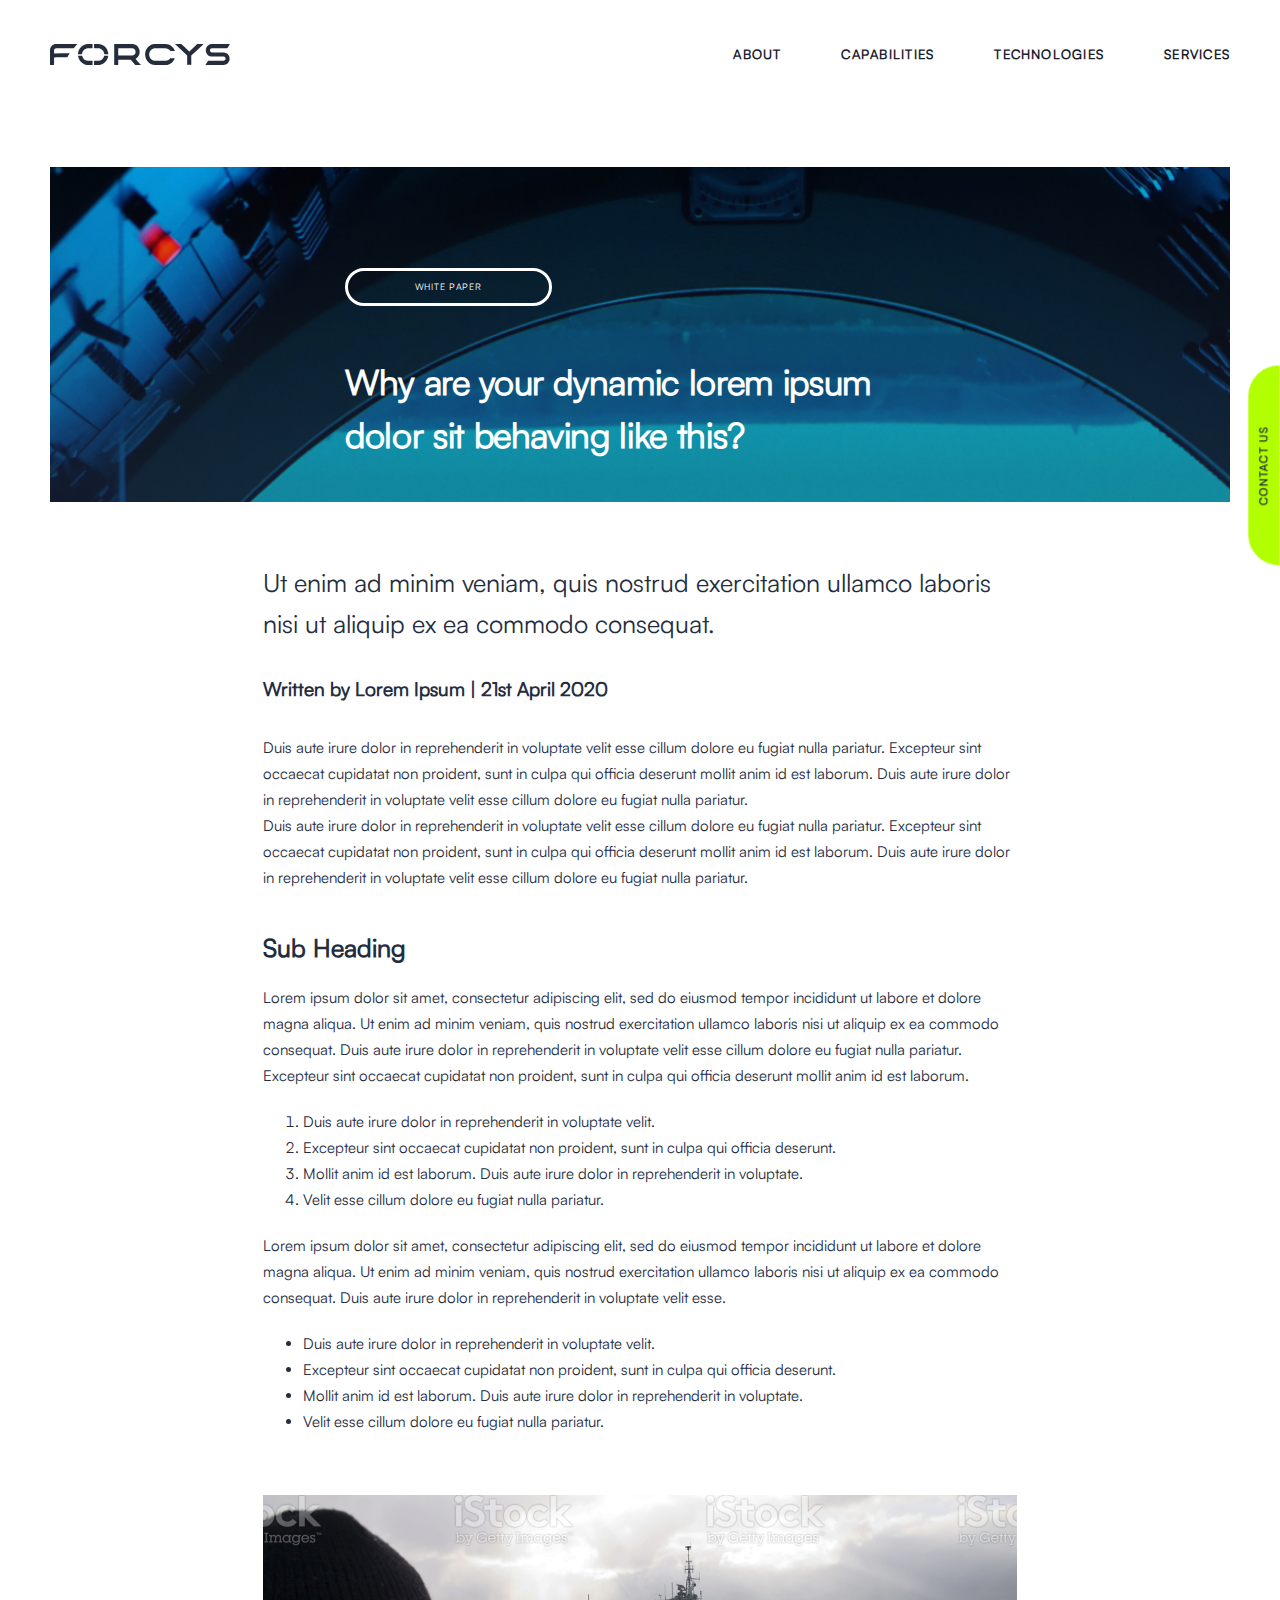
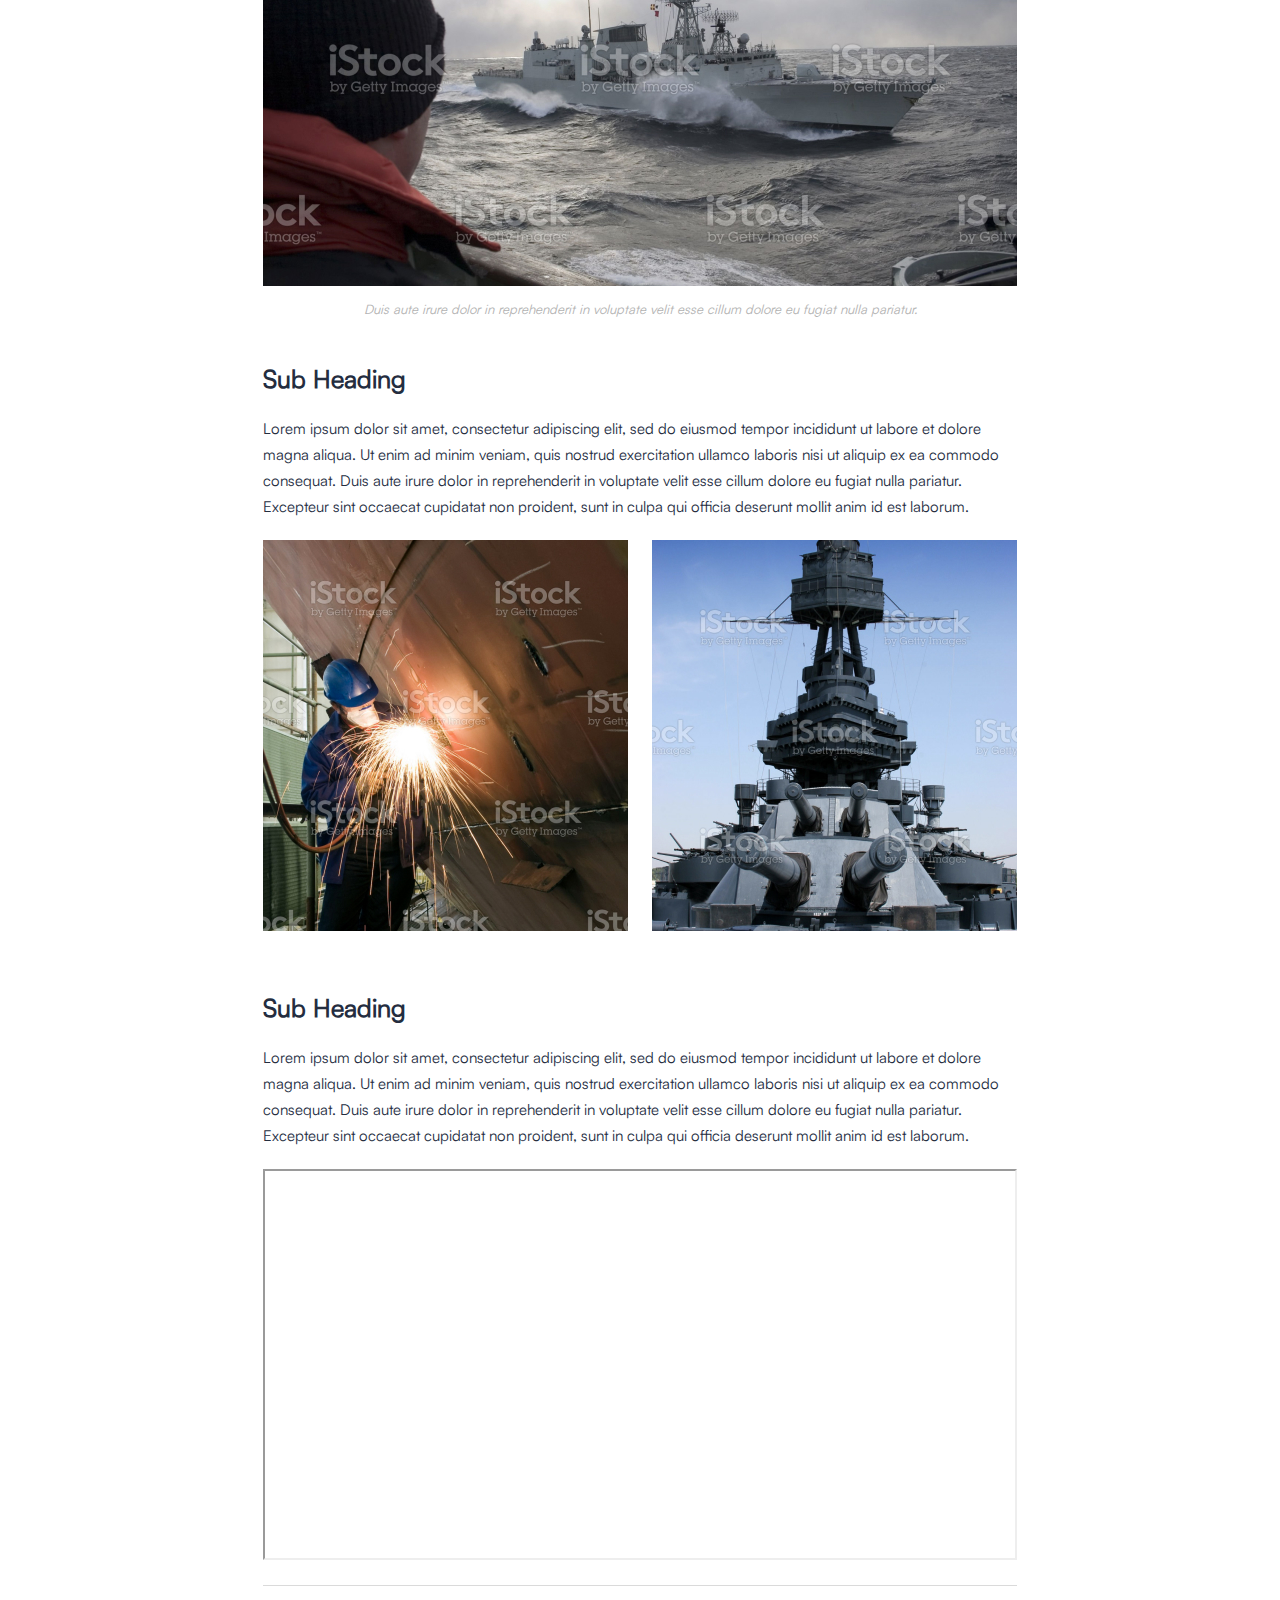
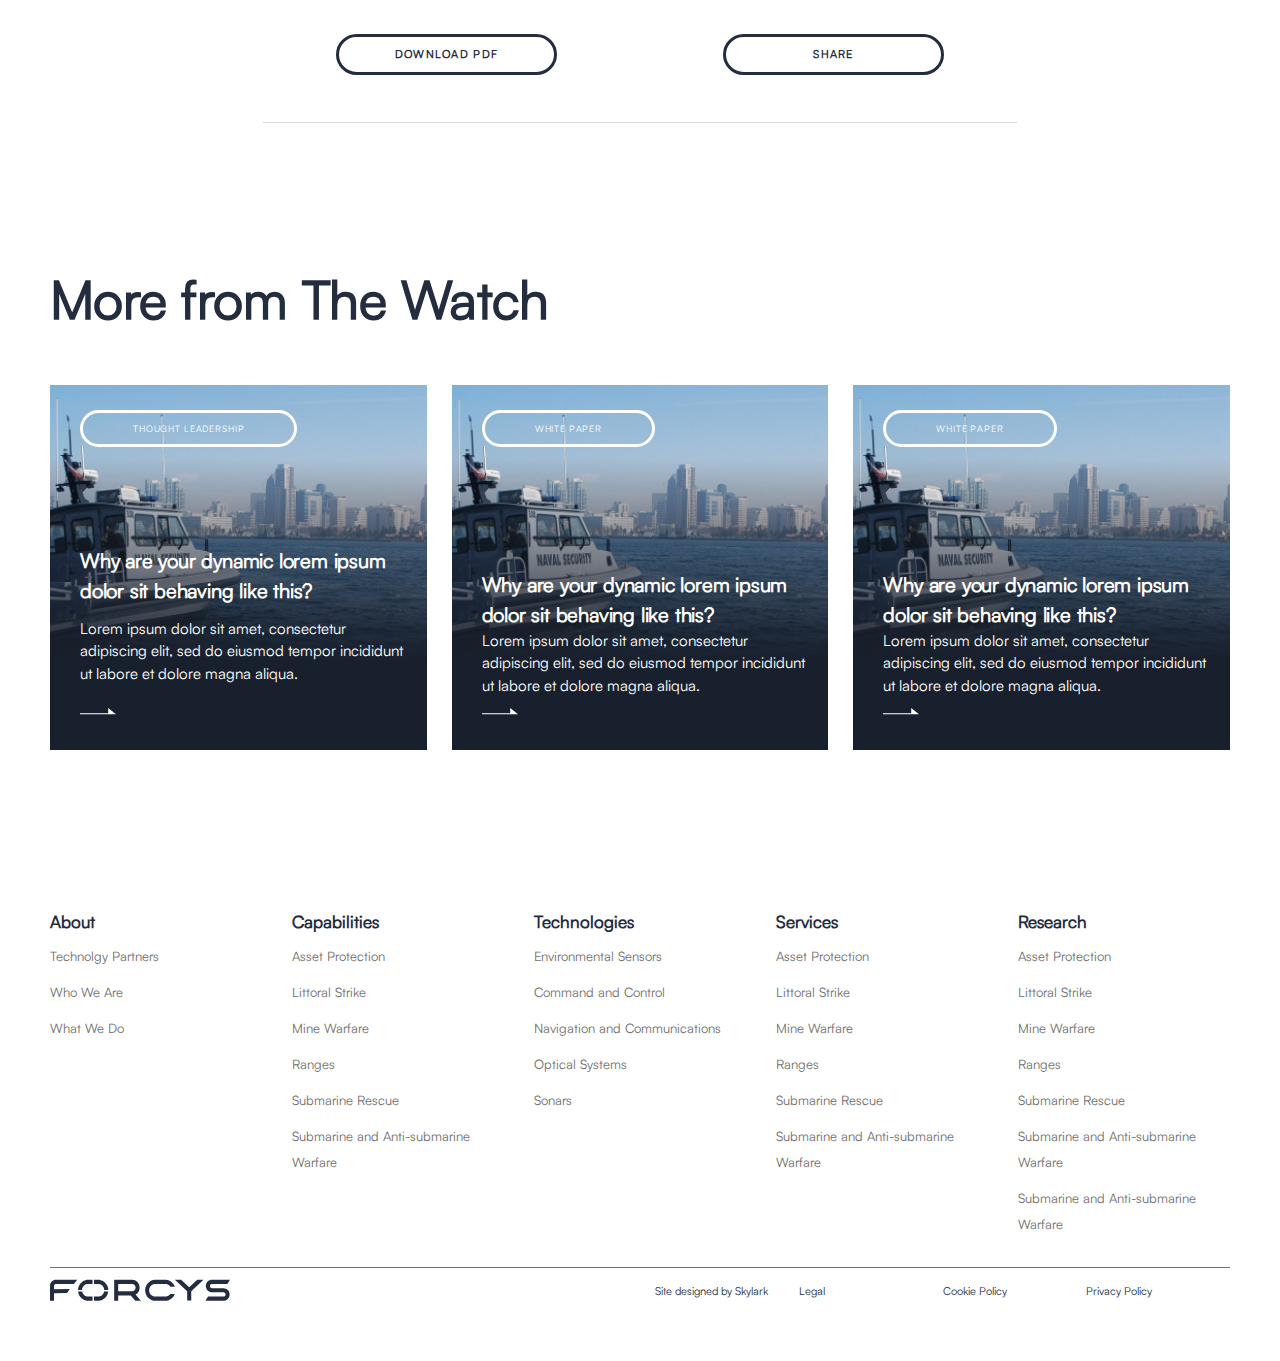
<file: forcys/watch_sub.html>
<!DOCTYPE html>
<html lang="en">

<head>
    <meta charset="UTF-8">
    <meta name="viewport" content="width=device-width, initial-scale=1.0">
    <title>Forcys</title>
    <link rel="stylesheet" href="style.css">
</head>

<body>

    <header>
        <div class="container">
            <div class="header">
                <div class="header_logo">
                    <h1 title="Forcys">
                        <a href="/"><img src="img/Frame.svg" alt=""></a>
                    </h1>
                </div>

                <div class="header_menu">
                    <ul class="menu">
                        <li><a href="/about.html">About</a></li>
                        <li><a href="/capabilities.html">Capabilities</a></li>
                        <li><a href="/technologies.html">Technologies</a></li>
                        <li><a href="/services.html">Services</a></li>
                    </ul>
                </div>
            </div>
        </div>
    </header>

    <div class="contact_btn">
        <a href="#">Contact us</a>
    </div>

  <section class="watch_sub_banner_img">
    <div class="container">
        <div class="watch_sub_wrapper" style="background-image: url(img/teo-d-1PAYHLb1G30-unsplash3.jpg);">
            <div class="text_area">
                <a href="#">White paper</a>
                <h2>Why are your dynamic lorem ipsum dolor sit behaving like this?</h2>
            </div>
        </div>
    </div>
  </section>

  <section class="sub_watch_text_area">
    <div class="container">
        <div class="text_wrapper">
            <h2>Ut enim ad minim veniam, quis nostrud exercitation ullamco laboris nisi ut aliquip ex ea commodo consequat. </h2>
            <h3>Written by Lorem Ipsum | 21st April 2020</h3>
            <p>Duis aute irure dolor in reprehenderit in voluptate velit esse cillum dolore eu fugiat nulla pariatur. Excepteur sint occaecat cupidatat non proident, sunt in culpa qui officia deserunt mollit anim id est laborum. Duis aute irure dolor in reprehenderit in voluptate velit esse cillum dolore eu fugiat nulla pariatur. <br>
                Duis aute irure dolor in reprehenderit in voluptate velit esse cillum dolore eu fugiat nulla pariatur. Excepteur sint occaecat cupidatat non proident, sunt in culpa qui officia deserunt mollit anim id est laborum. Duis aute irure dolor in reprehenderit in voluptate velit esse cillum dolore eu fugiat nulla pariatur. 
            </p>
        </div>
    </div>
  </section>

  <section class="sub_watch_heading">
    <div class="container">
        <div class="sub_watch_heading_wrapper">
            <div class="text_area">
                <h3>Sub Heading</h3>
                <p>Lorem ipsum dolor sit amet, consectetur adipiscing elit, sed do eiusmod tempor incididunt ut labore et dolore magna aliqua. Ut enim ad minim veniam, quis nostrud exercitation ullamco laboris nisi ut aliquip ex ea commodo consequat. Duis aute irure dolor in reprehenderit in voluptate velit esse cillum dolore eu fugiat nulla pariatur. Excepteur sint occaecat cupidatat non proident, sunt in culpa qui officia deserunt mollit anim id est laborum.</p>
                <ol>
                    <li>Duis aute irure dolor in reprehenderit in voluptate velit.</li>
                    <li>Excepteur sint occaecat cupidatat non proident, sunt in culpa qui officia deserunt.</li>
                    <li> Mollit anim id est laborum. Duis aute irure dolor in reprehenderit in voluptate.</li>
                    <li>Velit esse cillum dolore eu fugiat nulla pariatur.</li>
                </ol>
                <p>Lorem ipsum dolor sit amet, consectetur adipiscing elit, sed do eiusmod tempor incididunt ut labore et dolore magna aliqua. Ut enim ad minim veniam, quis nostrud exercitation ullamco laboris nisi ut aliquip ex ea commodo consequat. Duis aute irure dolor in reprehenderit in voluptate velit esse.</p>
                <ul>
                    <li>Duis aute irure dolor in reprehenderit in voluptate velit.</li>
                    <li>Excepteur sint occaecat cupidatat non proident, sunt in culpa qui officia deserunt.</li>
                    <li> Mollit anim id est laborum. Duis aute irure dolor in reprehenderit in voluptate.</li>
                    <li>Velit esse cillum dolore eu fugiat nulla pariatur.</li>
                </ul>
            </div>
        </div>
    </div>
  </section>

  <section class="sub_watch_img_section">
    <div class="container">
        <div class="sub_watch_img_text_wrapper">
            <img src="img/Screenshot 2022-04-20 at 13.40 1.jpg" alt="">
            <p>Duis aute irure dolor in reprehenderit in voluptate velit esse cillum dolore eu fugiat nulla pariatur.</p>
        </div>
    </div>
  </section>

  <section class="sub_watch_heading">
    <div class="container">
        <div class="sub_watch_heading_wrapper">
            <div class="text_area">
                <h3>Sub Heading</h3>
                <p>Lorem ipsum dolor sit amet, consectetur adipiscing elit, sed do eiusmod tempor incididunt ut labore et dolore magna aliqua. Ut enim ad minim veniam, quis nostrud exercitation ullamco laboris nisi ut aliquip ex ea commodo consequat. Duis aute irure dolor in reprehenderit in voluptate velit esse cillum dolore eu fugiat nulla pariatur. Excepteur sint occaecat cupidatat non proident, sunt in culpa qui officia deserunt mollit anim id est laborum.</p>
                <div class="img_area">
                    <img src="img/Screenshot 2022-04-20 at 13.39 1.jpg" alt="">
                    <img src="img/Screenshot 2022-04-20 at 13.41 2.jpg" alt="">
                </div>
            </div>
        </div>
    </div>
  </section>

  <section class="sub_watch_heading">
    <div class="container">
        <div class="sub_watch_heading_wrapper">
            <div class="text_area">
                <h3>Sub Heading</h3>
                <p>Lorem ipsum dolor sit amet, consectetur adipiscing elit, sed do eiusmod tempor incididunt ut labore et dolore magna aliqua. Ut enim ad minim veniam, quis nostrud exercitation ullamco laboris nisi ut aliquip ex ea commodo consequat. Duis aute irure dolor in reprehenderit in voluptate velit esse cillum dolore eu fugiat nulla pariatur. Excepteur sint occaecat cupidatat non proident, sunt in culpa qui officia deserunt mollit anim id est laborum.</p>

                <div class="video_area">
                    <iframe src="https://www.youtube.com/embed/tgbNymZ7vqY">
                    </iframe>
                </div>

                <div class="btn_area">
                        <a href="#">Download PDF</a>
                        <a href="#">Share</a>
                </div>
            </div>
        </div>
    </div>
  </section>

  <section class="watch">
    <div class="container">
        <div class="watch_wrapper">
            <div class="text_area">
                <h2>More from The Watch</h2>
            </div>

            <div class="card_area" style="padding-top: 50px">
                <div class="card">
                    <div class="top_area">
                        <a href="#">Thought leadership</a>
                    </div>
                    <div class="bottom_area">
                        <h3>Why are your dynamic lorem ipsum dolor sit behaving like this?</h3>
                        <p>Lorem ipsum dolor sit amet, consectetur adipiscing elit, sed do eiusmod tempor
                            incididunt ut labore et dolore magna aliqua. </p>
                        <a href="#">
                            <svg xmlns="http://www.w3.org/2000/svg" width="36" height="7" viewBox="0 0 36 7"
                                fill="none">
                                <path fill-rule="evenodd" clip-rule="evenodd"
                                    d="M28.1955 6.28119V6.28122H35.9736L28.1955 0V5.23432H0V6.28119H28.1955Z"
                                    fill="white" />
                            </svg>
                        </a>
                    </div>
                </div>

                <div class="card">
                    <div class="top_area">
                        <a href="#">White paper</a>
                    </div>
                    <div class="bottom_area">
                        <div class="text">
                            <h3>Why are your dynamic lorem ipsum dolor sit behaving like this?</h3>
                            <p>Lorem ipsum dolor sit amet, consectetur adipiscing elit, sed do eiusmod tempor
                                incididunt ut labore et dolore magna aliqua. </p>
                            <a href="#">
                                <svg xmlns="http://www.w3.org/2000/svg" width="36" height="7" viewBox="0 0 36 7"
                                    fill="none">
                                    <path fill-rule="evenodd" clip-rule="evenodd"
                                        d="M28.1955 6.28119V6.28122H35.9736L28.1955 0V5.23432H0V6.28119H28.1955Z"
                                        fill="white" />
                                </svg>
                            </a>
                        </div>
                    </div>
                </div>

                <div class="card">
                    <div class="top_area">
                        <a href="#">White paper</a>
                    </div>
                    <div class="bottom_area">
                        <div class="text">
                            <h3>Why are your dynamic lorem ipsum dolor sit behaving like this?</h3>
                            <p>Lorem ipsum dolor sit amet, consectetur adipiscing elit, sed do eiusmod tempor
                                incididunt ut labore et dolore magna aliqua. </p>
                            <a href="#">
                                <svg xmlns="http://www.w3.org/2000/svg" width="36" height="7" viewBox="0 0 36 7"
                                    fill="none">
                                    <path fill-rule="evenodd" clip-rule="evenodd"
                                        d="M28.1955 6.28119V6.28122H35.9736L28.1955 0V5.23432H0V6.28119H28.1955Z"
                                        fill="white" />
                                </svg>
                            </a>
                        </div>
                    </div>
                </div>
            </div>
        </div>
    </div>
</section>


<footer>
    <div class="container">
        <div class="footer_wrapper">
            <ul class="footer_menu">
                <h3>About</h3>
                <li><a href="#">Technolgy Partners</a></li>
                <li><a href="#">Who We Are</a></li>
                <li><a href="#">What We Do</a></li>
            </ul>
            <ul class="footer_menu">
                <h3>Capabilities</h3>
                <li><a href="#">Asset Protection</a></li>
                <li><a href="#">Littoral Strike</a></li>
                <li><a href="#">Mine Warfare</a></li>
                <li><a href="#">Ranges</a></li>
                <li><a href="#">Submarine Rescue</a></li>
                <li><a href="#">Submarine and Anti-submarine Warfare</a></li>
            </ul>
            <ul class="footer_menu">
                <h3>Technologies</h3>
                <li><a href="#">Environmental Sensors</a></li>
                <li><a href="#">Command and Control</a></li>
                <li><a href="#">Navigation and Communications</a></li>
                <li><a href="#">Optical Systems</a></li>
                <li><a href="#">Sonars</a></li>
            </ul>
            <ul class="footer_menu">
                <h3>Services</h3>
                <li><a href="#">Asset Protection</a></li>
                <li><a href="#">Littoral Strike</a></li>
                <li><a href="#">Mine Warfare</a></li>
                <li><a href="#">Ranges</a></li>
                <li><a href="#">Submarine Rescue</a></li>
                <li><a href="#">Submarine and Anti-submarine Warfare</a></li>
            </ul>
            <ul class="footer_menu">
                <h3>Research</h3>
                <li><a href="#">Asset Protection</a></li>
                <li><a href="#">Littoral Strike</a></li>
                <li><a href="#">Mine Warfare</a></li>
                <li><a href="#">Ranges</a></li>
                <li><a href="#">Submarine Rescue</a></li>
                <li><a href="#">Submarine and Anti-submarine Warfare</a></li>
                <li><a href="#">Submarine and Anti-submarine Warfare</a></li>
            </ul>
        </div>
        <div class="footer_bottom">
            <h1 title="Forcys">
                <a href="/"><img src="img/Dark Logo.svg" alt=""></a>
            </h1>
            <ul class="footer_rules">
                <li><a href="#">Site designed by Skylark</a></li>
                <li><a href="#">Legal</a></li>
                <li><a href="#">Cookie Policy</a></li>
                <li><a href="#">Privacy Policy</a></li>
            </ul>
        </div>
    </div>
</footer>

</body>

</html>
</file>
<file: forcys/style.css>
@font-face {
  font-family: myFont;
  src: url(fonts//satoshi/Satoshi-Regular.otf);
}

html,
body {
  margin: 0;
  padding: 0;
  position: relative;
  font-family: myFont, Arial, Helvetica, sans-serif;
}

* {
  box-sizing: border-box;
}

img {
  max-width: 100%;
  height: auto;
}

/* :root{
    --blue: #242D3F;
} */
.container {
  max-width: 1380px;
  margin: 0 auto;
  padding: 0 50px;
}

/* header section design  */
header {
  background-color: #fff;
  padding: 2rem 0;
}

header.floating_header {
  background-color: transparent;
  position: absolute;
  top: 0;
  left: 0;
  width: 100%;
  z-index: 1;
}

.header {
  display: flex;
  flex-wrap: wrap;
  align-items: center;
}

.header_logo {
  flex: 0 0 auto;
  width: 30%;
}

.header_logo h1 {
  margin: 0;
}

.header_logo img {
  max-width: 180px;
  height: 21px;
  color: #19202d;
}

.header_menu {
  flex: 0 0 auto;
  width: 70%;
}

.menu {
  list-style: none;
  display: flex;
  flex-wrap: wrap;
  align-items: center;
  justify-content: flex-end;
  margin: 0;
  padding: 0;
}

.menu li {
  margin-left: 60px;
}

.menu li a {
  text-decoration: none;
  color: #19202d;
  text-align: center;
  font-family: myFont;
  font-size: 13px;
  font-style: normal;
  font-weight: 700;
  line-height: normal;
  letter-spacing: 1.235px;
  text-transform: uppercase;
}

.floating_header .menu li a {
  color: #fff;
}

/* header section design  */

/* home page design  */
.hero_section .home_hero h3 {
  color: #fff;
  font-family: myFont;
  font-size: 66.366px;
  font-style: normal;
  font-weight: 700;
  line-height: 109%;
  letter-spacing: -0.664px;
  max-width: 900px;
  padding-bottom: 70px;
  margin: 0;
}

.btn a {
  text-decoration: none;
  color: #fff;
  text-align: center;
  font-family: myFont;
  font-size: 11px;
  font-style: normal;
  font-weight: 700;
  line-height: normal;
  letter-spacing: 1.265px;
  text-transform: uppercase;
  border: 3px solid #b1ff00;
  border-radius: 36px;
  padding: 10px 40px;
}

.btn a:hover {
  background-color: #b1ff00;
  color: #19202d;
  transition: 0.5s ease-in;
}

.capabilites_section {
  background-color: #242d3f;
  position: relative;
  min-height: 693px;
}

.capabilites_section .bg_img {
  background-size: contain;
  background-repeat: no-repeat;
  background-position: left;
  opacity: 0.1;
  position: absolute;
  height: 540px;
  left: 10px;
  bottom: 60px;
  width: 770px;
}

.capabilites_section .capabilites_wrapper {
  display: grid;
  grid-template-columns: repeat(2, 1fr);
  gap: 20px;
  align-items: center;
  z-index: 2;
  position: absolute;
  bottom: 30%;
}

.capabilites_section .capabilites_wrapper .title {
  max-width: 465px;
}

.capabilites_section .capabilites_wrapper .para {
  max-width: 560px;
}

.capabilites_section h3 {
  color: #fff;
  font-family: myFont;
  font-size: 36px;
  font-style: normal;
  font-weight: 400;
  line-height: normal;
  letter-spacing: -0.36px;
  margin: 0;
}

.capabilites_section .capabilites_wrapper h2 {
  color: #fff;
  font-family: myFont;
  font-size: 53px;
  font-style: normal;
  font-weight: 700;
  letter-spacing: -0.53px;
  margin: 0;
}

.capabilites_section .capabilites_wrapper p {
  color: #fff;
  font-family: myFont;
  font-size: 18px;
  font-style: normal;
  font-weight: 400;
  line-height: 30px;
  letter-spacing: -0.18px;
  padding-bottom: 30px;
  margin: 0;
}

.about_capabiites .bg_capabilites {
  opacity: 1;
}

.about_capabiites {
  background-color: #fff;
}

.about_capabiites .about_capabiites_wrap .para h2 {
  color: #000;
  font-family: myFont;
  font-size: 53px;
  font-style: normal;
  font-weight: 700;
  letter-spacing: -0.53px;
  margin: 0;
}

.about_capabiites .about_capabiites_wrap .para p {
  color: #242d3f;
  font-family: myFont;
  font-size: 18px;
  font-style: normal;
  font-weight: 400;
  line-height: 30px;
  letter-spacing: -0.18px;
  padding-bottom: 10px;
}

.about_capabiites .about_capabiites_wrap .para .btn a {
  text-decoration: none;
  color: #242d3f;
  text-align: center;
  font-family: myFont;
  font-size: 11px;
  font-style: normal;
  font-weight: 700;
  line-height: normal;
  letter-spacing: 1.265px;
  text-transform: uppercase;
  border: 3px solid #242d3f;
  border-radius: 36px;
  padding: 10px 40px;
}

.about_capabiites .about_capabiites_wrap .para .btn a:hover {
  background-color: #19202d;
  color: #fff;
  transition: 0.5s ease-in;
}

.home_technology {
  position: relative;
}

.home_technology .home_text {
  max-width: 560px;

  display: flex;
  flex-direction: column;
  gap: 32px;
}

.home_technology .home_text h2 {
  font-size: 53px;
}

.home_technology .home_text p {
  color: #fff;
  font-family: myFont;
  font-size: 18px;
  font-style: normal;
  font-weight: 400;
  line-height: 30px;
  letter-spacing: -0.18px;
  margin: 0;
}

.home_technology .side_nav ul {
  margin: 0;
  list-style: none;
  position: absolute;
  right: 0;
  top: 50%;
  z-index: 1;
  padding: 0;
}

.home_technology .side_nav ul li a>div {
  height: 3px;
  width: 50px;
  background-color: #fff;
}

.home_technology .side_nav li a {
  text-decoration: none;
  color: #fff;
  font-family: myFont;
  font-size: 10px;
  font-style: normal;
  font-weight: 400;
  line-height: normal;
  letter-spacing: 1.15px;
  text-transform: uppercase;
}

.partners_section {
  background-color: #242d3f;
  padding-top: 100px;
  padding-bottom: 100px;
}

.partners_section .text_area {
  max-width: 700px;
}

.partners_section .text_area h3 {
  color: #fff;
  font-family: myFont;
  font-size: 36px;
  font-style: normal;
  font-weight: 400;
  line-height: normal;
  letter-spacing: -0.36px;
  margin: 0;
  padding-bottom: 40px;
}

.partners_section .text_area h2 {
  color: #fff;
  font-family: myFont;
  font-size: 53px;
  font-style: normal;
  font-weight: 700;
  letter-spacing: -0.53px;
  margin: 0;
}

.Partner_wrapper .slider_area {
  padding: 80px 0;
}

.Partner_wrapper .swiper {
  width: 100%;
  height: 100%;
}

.Partner_wrapper .swiper-slide {
  display: flex;
  justify-content: center;
  align-items: center;
}

.Partner_wrapper .swiper-slide img {
  display: block;
  max-width: 100%;
  height: auto;
  object-fit: cover;
}

.services_sec {
  background-color: #242d3f;
  padding-bottom: 100px;
}

.services_sec .text_side {
  max-width: 370px;
}

.services_sec h3 {
  color: #fff;
  font-family: myFont;
  font-size: 36px;
  font-style: normal;
  font-weight: 400;
  line-height: normal;
  letter-spacing: -0.36px;
  margin: 0;
  padding-bottom: 25px;
}

.services_sec h2 {
  color: #fff;
  font-family: myFont;
  font-size: 53px;
  font-style: normal;
  font-weight: 700;
  letter-spacing: -0.53px;
  margin: 0;
  padding-bottom: 25px;
}

.services_sec p {
  color: #fff;
  font-family: myFont;
  font-size: 18px;
  font-style: normal;
  font-weight: 400;
  line-height: 30px;
  letter-spacing: -0.18px;
  margin: 0;
  padding-bottom: 25px;
}

.services_wrap {
  display: grid;
  grid-template-columns: repeat(2, 1fr);
}

/* home page design  */


/* about page design  */
.side_navigation {
  border-bottom: 1px solid #242d3f;
  margin-bottom: 50px;
  width: 100%;
}

.side_navigation .side_nav {
  list-style: none;
  display: flex;
  flex-wrap: wrap;
  align-items: center;
  justify-content: space-between;
  margin: 0;
  padding: 0;
  min-height: 50px;
}

.side_navigation .side_nav li a {
  text-decoration: none;
  color: #242d3f;
  text-align: center;
  font-family: myFont;
  font-size: 13px;
  font-style: normal;
  font-weight: 400;
  line-height: normal;
  text-transform: uppercase;
}

.side_navigation .side_nav li.active {
  position: relative;
}

.side_navigation .side_nav li.active::after {
  position: absolute;
  content: "";
  height: 100%;
  width: 100%;
  top: -14px;
  left: 0;
  bottom: 0;
  border-right: 1px solid #242d3f;
  min-height: 50px;
  padding-right: 65px;
  z-index: 1;
}

/* about page design  */

/* capabilities page design  */
.hero_section {
  background-image: url(img/capabilities.jpg);
  background-size: cover;
  background-position: center;
  background-repeat: no-repeat;
  height: 100vh;
  position: relative;
}

.contact_btn a {
  color: #242d3f;
  text-align: center;
  font-family: myFont;
  font-size: 11px;
  font-style: normal;
  font-weight: 700;
  line-height: normal;
  letter-spacing: 1.265px;
  text-transform: uppercase;
  position: fixed;
  right: -84px;
  top: 50%;
  transform: translate(-83px, -50%);
  transform: rotate(-90deg);
  text-decoration: none;
  background-color: #b1ff00;
  border-radius: 2.1875rem 2.1875rem 0 0;
  padding: 8px 60px 8px 60px;
  z-index: 1;
}

.hero_section .contact_btn a:hover {
  height: 54px;
  transition: 0.5s ease-in;
}

.hero_section::after {
  content: "";
  position: absolute;
  height: 100%;
  width: 100%;
  top: 0;
  left: 0;
  background: linear-gradient(180deg, rgba(36, 45, 63, 0) 0%, #242d3f 100%);
}

.hero_section .hero_wrapper {
  position: absolute;
  bottom: 100px;
  z-index: 1;
}

.hero_section h3 {
  color: #fff;
  font-family: myFont;
  font-size: 36px;
  font-style: normal;
  font-weight: 400;
  line-height: normal;
  letter-spacing: -0.36px;
  margin: 0;
}

.hero_section h2 {
  color: #fff;
  font-family: myFont;
  font-size: 66.366px;
  font-style: normal;
  font-weight: 700;
  line-height: 109%;
  letter-spacing: -0.664px;
  max-width: 950px;
  margin: 0;
  max-width: 950px;
}

.text_section {
  background: #242d3f;
}

.text_section .text_wrapper {
  display: grid;
  grid-template-columns: repeat(2, 1fr);
  gap: 30px;
  padding-bottom: 80px;
  align-items: center;
}

.text_section .title h2 {
  color: #fff;
  font-family: myFont;
  font-size: 53px;
  font-style: normal;
  font-weight: 700;
  letter-spacing: -0.53px;
  margin-top: 0;
}

.text_section .para p {
  color: #fff;
  font-family: myFont;
  font-size: 18px;
  font-style: normal;
  font-weight: 400;
  line-height: 30px;
  letter-spacing: -0.18px;
}

.about_text_section {
  background-color: #fff;
}

.about_text_section h3 {
  color: #242d3f;
  font-family: myFont;
  font-size: 36px;
  font-style: normal;
  font-weight: 400;
  line-height: normal;
  letter-spacing: -0.36px;
}

.about_text_section .about_title h2 {
  color: #242d3f;
}

.about_text_section .about_para p {
  color: #242d3f;
}

.partners_about {
  margin-bottom: 80px;
}

.quotatin_section .quotation_wrapper {
  display: grid;
  grid-template-columns: repeat(2, 1fr);
  position: relative;
  margin-bottom: 50px;
}

.quotatin_section .quotation_wrapper .text_area {
  display: flex;
  flex-wrap: wrap;
  flex-direction: column;
  gap: 21px;
  max-width: 622px;
  min-height: 514px;
  background-color: #242d3f;
  align-items: flex-start;
  justify-content: center;
  padding: 0 80px;

  position: absolute;
  right: 12%;
  bottom: -60px;
}

.quotatin_section .quotation_wrapper .text_area h3 {
  color: #fff;
  font-family: myFont;
  font-size: 20px;
  font-style: normal;
  font-weight: 700;
  line-height: 149%;
  letter-spacing: -0.2px;
  margin: 0;
}

.quotatin_section .quotation_wrapper .text_area h2 {
  color: #dadada;
  text-align: center;
  font-family: myFont;
  font-size: 15px;
  font-style: normal;
  font-weight: 700;
  line-height: normal;
  letter-spacing: 1.425px;
  margin: 0;
}

.quotatin_section .quotation_wrapper .text_area p {
  color: #fff;
  font-family: myFont;
  font-size: 15px;
  font-style: normal;
  font-weight: 400;
  line-height: 22.825px;
  margin: 0;
}

.card_section {
  background: #242d3f;
  padding-bottom: 100px;
}

.card_section .card h2 {
  color: #fff;
  font-family: myFont;
  font-size: 35px;
  font-style: normal;
  font-weight: 700;
  letter-spacing: -0.35px;
  text-transform: capitalize;
  margin: 0;
  padding-bottom: 15px;
}

.card_section .card_wrapper {
  display: grid;
  grid-template-columns: repeat(2, 1fr);
  gap: 30px;
}

.card_section .card {
  background-image: url(img/Main-min.png);
  background-size: cover;
  background-position: center;
  background-repeat: no-repeat;
  position: relative;
  height: 210px;
}

.card_section .card::before {
  position: absolute;
  content: "";
  height: 100%;
  width: 100%;
  top: 0;
  left: 0;
  background-color: rgba(0, 0, 0, 0.3);
  z-index: 1;
}

.card_section .card::after {
  position: absolute;
  content: "";
  height: 100%;
  width: 100%;
  top: 0;
  left: 0;
  background-image: url(img/Group.svg);
  background-size: cover;
  background-position: center;
  background-repeat: no-repeat;
  opacity: 0.1;
  z-index: 2;
}

.card_section .card .text {
  display: flex;
  align-items: center;
  justify-content: space-between;
  position: absolute;
  bottom: 1px;
  left: 0;
  padding: 0 30px;
  width: 100%;
  gap: 10px;
  z-index: 3;
}

.div_section {
  background: #242d3f;
  padding: 80px 0;
}

.div_section>div {
  max-width: 1280px;
  height: 1px;
  margin: auto;
  background-color: #dadada;
}

.services_section {
  background: #242d3f;
  padding-bottom: 80px;
}

.services_section .services_wrapper {
  display: grid;
  grid-template-columns: repeat(2, 1fr);
  gap: 20px;
}

.services .service_cards {
  display: grid;
  grid-template-columns: repeat(3, 1fr);
  gap: 10px;
}

.services_section .card {
  background-size: cover;
  background-position: center;
  background-repeat: no-repeat;
  height: 469px;
  position: relative;
}

.services_section .card::before {
  position: absolute;
  content: "";
  height: 100%;
  width: 100%;
  top: 0;
  left: 0;
  background-color: rgba(0, 0, 0, 0.6);
  z-index: 1;
}

.services_section .card::after {
  position: absolute;
  content: "";
  height: 100%;
  width: 100%;
  top: 0;
  left: 0;
  background-image: url(img/Group-711.svg);
  background-size: cover;
  background-position: center;
  background-repeat: no-repeat;
  opacity: 0.1;
  z-index: 2;
}

.services_section .text {
  max-width: 400px;
  display: flex;
  flex-direction: column;
  align-items: flex-start;
  gap: 15px;
  position: absolute;
  left: 52px;
  bottom: 40px;
  max-width: 100%;
  padding-right: 10px;
  z-index: 3;
}

.services_section .text h3 {
  color: #fff;
  font-family: myFont;
  font-size: 35px;
  font-style: normal;
  font-weight: 700;
  line-height: normal;
  letter-spacing: -0.35px;
  margin: 0;
}

.services_section .text p {
  color: #fff;
  font-family: myFont;
  font-size: 18px;
  font-style: normal;
  font-weight: 400;
  line-height: 30px;
  letter-spacing: -0.18px;
  margin: 0;
}

.service_bg {
  background-color: #fff;
}

.watch {
  padding: 80px 0;
}

.watch .title h3 {
  color: #242d3f;
  font-family: myFont;
  font-size: 36px;
  font-style: normal;
  font-weight: 400;
  line-height: normal;
  letter-spacing: -0.36px;
  margin: 0;
}

.watch .watch_wrapper .text_area {
  display: grid;
  grid-template-columns: repeat(2, 1fr);
  align-items: flex-end;
  justify-content: space-between;
  gap: 30px;
}

.watch .text_area h2 {
  margin: 0;
  color: #242d3f;
  font-family: myFont;
  font-size: 53px;
  font-style: normal;
  font-weight: 700;
  letter-spacing: -0.53px;
}

.watch .text_area a {
  color: #242d3f;
  text-align: center;
  font-family: myFont;
  font-size: 11px;
  font-style: normal;
  font-weight: 700;
  line-height: normal;
  letter-spacing: 1.265px;
  text-transform: uppercase;
  text-decoration: none;
  margin-left: auto;
  border: 5px solid #242d3f;
  border-radius: 36px;
  padding: 10px 50px;
}

.watch .text_area a:hover {
  background-color: #242d3f;
  color: #fff;
  transition: 0.5s ease-in;
}

.watch .card_area {
  padding-top: 80px;
  display: grid;
  grid-template-columns: repeat(3, 1fr);
  gap: 25px;
}

.watch .card_area .card {
  background-image: url(img/Main-min.png);
  background-size: cover;
  background-position: center;
  background-repeat: no-repeat;
  height: 365px;
  position: relative;
}

.watch .card_area .card::before {
  position: absolute;
  content: "";
  width: 100%;
  height: 100%;
  top: 0;
  left: 0;
  background: linear-gradient(0deg, #19202d 24.27%, rgba(36, 45, 63, 0) 79.8%);
}

.watch .card_area .top_area {
  position: absolute;
  z-index: 2;
  top: 30px;
  left: 30px;
}

.watch .card_area .bottom_area {
  position: absolute;
  z-index: 2;
  bottom: 30px;
  left: 30px;
  padding-right: 10px;
  display: flex;
  flex-wrap: wrap;
  flex-direction: column;
  gap: 12px;
}

.watch .card_area .top_area a {
  color: #fff;
  font-family: myFont;
  font-size: 9px;
  font-style: normal;
  font-weight: 400;
  line-height: normal;
  letter-spacing: 0.855px;
  text-transform: uppercase;
  text-decoration: none;
  border: 3px solid #fff;
  border-radius: 36px;
  padding: 10px 50px;
}

.watch .card_area .top_area a:hover {
  background-color: #fff;
  color: #242d3f;
}

.watch .card_area .bottom_area h3 {
  color: #fff;
  font-family: myFont;
  font-size: 20px;
  font-style: normal;
  font-weight: 700;
  line-height: 149%;
  letter-spacing: -0.2px;
  margin: 0;
}

.watch .card_area .bottom_area p {
  color: #fff;
  font-family: myFont;
  font-size: 15px;
  font-style: normal;
  font-weight: 400;
  line-height: 22.825px;
  margin: 0;
}

/* capabilities page design  */

/* technology page design  */
.technology_header {
  background-color: #242d3f;
}

.technology_header .header_menu ul li a {
  color: #fff;
}

.technology_text_section {
  background-color: #242d3f;
}

.technology_text_section .text_wrapper {
  max-width: 560px;
  margin: 0 auto;
  display: flex;
  flex-wrap: wrap;
  flex-direction: column;
  align-items: center;
  gap: 40px;
  padding-top: 60px;
}

.technology_text_section h2 {
  color: #fff;
  text-align: center;
  font-family: myFont;
  font-size: 53px;
  font-style: normal;
  font-weight: 700;
  line-height: normal;
  letter-spacing: 1.06px;
  margin: 0;
}

.technology_text_section p {
  color: #fff;
  text-align: center;
  font-family: myFont;
  font-size: 18px;
  font-style: normal;
  font-weight: 400;
  line-height: 30px;
  /* 166.667% */
  letter-spacing: -0.18px;
  margin: 0;
  padding-bottom: 50px;
}

.solutions_section .solutions_wrapper {
  display: grid;
  grid-template-columns: repeat(2, 1fr);
  align-items: center;
  gap: 30px;
  padding-top: 60px;
}

.solutions_wrapper .text_area {
  display: flex;
  flex-wrap: wrap;
  flex-direction: column;
  gap: 20px;
}

.solutions_wrapper h2 {
  color: #242d3f;
  font-family: myFont;
  font-size: 53px;
  font-style: normal;
  font-weight: 700;
  line-height: 109%;
  letter-spacing: -0.53px;
  margin: 0;
}

.solutions_wrapper p {
  color: #242d3f;
  font-family: myFont;
  font-size: 18px;
  font-style: normal;
  font-weight: 400;
  line-height: 30px;
  letter-spacing: -0.18px;
  margin: 0;
}

.solutions_wrapper .capabilite_text a {
  color: #242d3f;
  text-align: center;
  font-family: myFont;
  font-size: 11px;
  font-style: normal;
  font-weight: 700;
  line-height: normal;
  letter-spacing: 1.265px;
  text-transform: uppercase;
  text-decoration: none;
  margin-left: auto;
  border: 5px solid #242d3f;
  border-radius: 36px;
  padding: 10px 50px;
}

.solutions_wrapper .capabilite_text a:hover {
  background-color: #242d3f;
  color: #fff;
  transition: 0.5s ease-in;
}

.solutions_wrapper .img_area img {
  height: 524px;
  width: 100%;
}

.capabilite_sub_solution {
  background-color: #F2F2F2;
  margin-top: 60px;
  padding: 0 0 60px 0;
  margin-bottom: 60px;
}

.sub_heading_section {
  background-size: cover;
  background-position: center;
  background-repeat: no-repeat;
  height: 80vh;
  margin-top: 60px;
  margin-bottom: 100px;
  position: relative;
}

.sub_heading_section::after {
  position: absolute;
  content: "";
  height: 100%;
  width: 100%;
  top: 0;
  left: 0;
  opacity: 0.5;
  background: linear-gradient(180deg, rgba(36, 45, 63, 0.00) 0%, #242D3F 100%);
}

.sub_heading_wrapper {
  display: flex;
  flex-wrap: wrap;
  align-items: center;
  justify-content: flex-end;
  height: 80vh;
  z-index: 1;
  position: absolute;
}

.heading_wrapper {
  max-width: 57%;
  display: flex;
  flex-direction: column;
  flex-wrap: wrap;
  gap: 30px;
}

.sub_heading_section h3 {
  color: #fff;
  font-family: myFont;
  font-size: 30px;
  font-style: normal;
  font-weight: 700;
  line-height: normal;
  margin: 0;
}

.sub_heading_section p {
  color: #fff;
  font-family: myFont;
  font-size: 18px;
  font-style: normal;
  font-weight: 400;
  line-height: 30px;
  /* 166.667% */
  letter-spacing: -0.18px;
  margin: 0;
}

/* technology page design  */

.services_sub_solution {
  margin-bottom: 50px;
}

.contact_section {
  min-height: 608px;
  background-color: #242D3F;
}

.contact_wrapper {
  display: flex;
  flex-direction: column;
  align-items: center;
  justify-content: center;
  padding-top: 40px;

}

.contact_wrapper h2 {
  color: #FFF;
  text-align: center;
  font-family: myFont;
  font-size: 35px;
  font-style: normal;
  font-weight: 700;
  line-height: normal;
}

.contact_wrapper .form_grop {
  width: 50%;
  display: flex;
  flex-wrap: wrap;
  flex-direction: column;
  gap: 10px;
}

.contact_wrapper .form_grop .contact_heading {
  color: #FFF;
  text-align: center;
  font-family: myFont;
  font-size: 35px;
  font-style: normal;
  font-weight: 700;
  line-height: normal;
}

.contact_wrapper .form_grop input {
  padding: 10px 8px;
  font-family: myFont;
}

.title_watch h2 {
  color: #242D3F;
  text-align: center;
  font-family: myFont;
  font-size: 53px;
  font-style: normal;
  font-weight: 700;
  line-height: normal;
  letter-spacing: 1.06px;
}

.watch_side_nav {
  border-top: 1px solid #242D3F;
}

.watch_side_nav .active_li {
  position: relative;
}

.watch_side_nav .active_li::after {
  position: absolute;
  content: '';
  width: 100%;
  height: 100%;
  top: -14px;
  left: 0;
  border-top: 2px solid #19202d;
  border-bottom: 2px solid #19202d;
  padding: 12px 0;
}

.watch_wrapper .button {
  margin: 0 auto;

}

.watch_wrapper .button a {
  color: #242d3f;
  text-align: center;
  font-family: myFont;
  font-size: 11px;
  font-style: normal;
  font-weight: 700;
  line-height: normal;
  letter-spacing: 1.265px;
  text-transform: uppercase;
  text-decoration: none;
  border: 5px solid #242d3f;
  border-radius: 36px;
  padding: 10px 50px;
  text-decoration: none;
  margin: auto;
  display: block;
  width: 20%;
}

.watch_wrapper .button a:hover {
  background-color: #242D3F;
  color: #fff;
  transition: 0.5s ease-in;
}

.watch_sub_banner_img .watch_sub_wrapper {
  background-size: cover;
  background-repeat: no-repeat;
  background-position: center;
  min-height: 335px;
  display: flex;
  flex-wrap: wrap;
  align-items: center;
  justify-content: center;
  padding-top: 60px;
  margin-bottom: 60px;
  margin-top: 60px;
}

.watch_sub_banner_img .watch_sub_wrapper .text_area {
  max-width: 50%;
  display: flex;
  flex-wrap: wrap;
  flex-direction: column;
  gap: 50px;
}

.watch_sub_banner_img .watch_sub_wrapper a {
  color: #FFF;
  font-family: myFont;
  font-size: 9px;
  font-style: normal;
  font-weight: 400;
  line-height: normal;
  letter-spacing: 0.855px;
  text-transform: uppercase;
  text-decoration: none;
  border: 3px solid #fff;
  border-radius: 36px;
  padding: 10px 50px;
  width: 35%;
  text-align: center;
}

.watch_sub_banner_img .watch_sub_wrapper a:hover {
  background-color: white;
  color: #242D3F;
}

.watch_sub_banner_img .watch_sub_wrapper h2 {
  color: #FFF;
  font-family: myFont;
  font-size: 35px;
  font-style: normal;
  font-weight: 700;
  line-height: 149%;
  letter-spacing: -0.35px;
  max-width: 606px;
  margin: 0;
}

.sub_watch_text_area .text_wrapper {
  max-width: 754px;
  margin: 0 auto;
  display: flex;
  flex-wrap: wrap;
  flex-direction: column;
  gap: 30px;
  padding-bottom: 40px;
}

.sub_watch_text_area .text_wrapper h2 {
  color: #242D3F;
  font-family: myFont;
  font-size: 25px;
  font-style: normal;
  font-weight: 400;
  line-height: 41px;
  margin: 0;
}

.sub_watch_text_area .text_wrapper h3 {
  color: #242D3F;
  font-family: myFont;
  font-size: 19px;
  font-style: normal;
  font-weight: 700;
  line-height: 31px;
  margin: 0;
}

.sub_watch_text_area .text_wrapper p {
  color: #242D3F;
  font-family: myFont;
  font-size: 15px;
  font-style: normal;
  font-weight: 400;
  line-height: 26px;
  margin: 0;
}

.sub_watch_heading .text_area {
  max-width: 754px;
  margin: 0 auto;
  display: flex;
  flex-wrap: wrap;
  flex-direction: column;
  gap: 20px;
  padding-bottom: 60px;
}

.sub_watch_heading .text_area .img_area {
  display: grid;
  grid-template-columns: repeat(2, 1fr);
  gap: 24px;
}

.sub_watch_heading .sub_watch_heading_wrapper h3 {
  color: #242D3F;
  font-family: myFont;
  font-size: 25px;
  font-style: normal;
  font-weight: 700;
  line-height: normal;
  margin: 0;
}

.sub_watch_heading .sub_watch_heading_wrapper p {
  color: #242D3F;
  font-family: myFont;
  font-size: 15px;
  font-style: normal;
  font-weight: 400;
  line-height: 26px;
  margin: 0;
}

.sub_watch_heading .sub_watch_heading_wrapper ol,
ul {
  margin: 0;
  color: #242D3F;
  font-family: myFont;
  font-size: 15px;
  font-style: normal;
  font-weight: 400;
  line-height: 26px;
}

.sub_watch_img_section .sub_watch_img_text_wrapper {
  max-width: 754px;
  margin: 0 auto;
  display: flex;
  flex-wrap: wrap;
  flex-direction: column;
  align-items: center;
  padding-bottom: 40px;
  gap: 10px;
}

.sub_watch_img_section .sub_watch_img_text_wrapper p {
  margin: 0;
  color: #B2B2B2;
  text-align: center;
  font-family: myFont;
  font-size: 13px;
  font-style: italic;
  font-weight: 400;
  line-height: 26px;
}

.video_area iframe {
  width: 100%;
  height: 391px;

}

.btn_area {
  display: grid;
  grid-template-columns: repeat(2, 1fr);
  gap: 20px;
  align-items: center;
  border-top: 1px solid #DADADA;
  ;
  border-bottom: 1px solid #DADADA;
  padding: 40px 0;
}

.btn_area a {
  color: #242D3F;
  text-align: center;
  font-family: myFont;
  font-size: 11px;
  font-style: normal;
  font-weight: 700;
  line-height: normal;
  letter-spacing: 1.265px;
  text-transform: uppercase;
  text-decoration: none;
  border-radius: 36px;
  border: 3px solid #242D3F;
  padding: 10px 40px;
  width: 60%;
  margin: 0 auto;

}

.btn_area a:hover {
  background-color: #242D3F;
  color: #fff;
  transition: 0.5s ease-in;
}

.contact_sec {
  height: 40vh;
  display: flex;
  flex-wrap: wrap;
  align-items: center;
  justify-content: center;
  position: relative;
}

.contact_sec .contact_sec_wrapper {
  width: 100%;
  position: sticky;
}

.contact_location .contact_location_wrapper {
  display: grid;
  grid-template-columns: repeat(2, 1fr);
  align-items: center;
}

.contact_location .contact_location_wrapper .address_area {
  display: flex;
  flex-wrap: wrap;
  flex-direction: column;
  align-items: center;
  gap: 10px;
  background-color: #F2F2F2;
  padding: 102px 0;
}

.contact_location .contact_location_wrapper h2 {
  color: #242D3F;
  text-align: center;
  font-family: myFont;
  font-size: 35px;
  font-style: normal;
  font-weight: 700;
  line-height: normal;
  margin: 0;
}

.contact_location .contact_location_wrapper h3 {
  color: #242D3F;
  text-align: center;
  font-family: myFont;
  font-size: 24px;
  font-style: normal;
  font-weight: 400;
  line-height: 36.8px;
  margin: 0;
}

.contact_location .contact_location_wrapper p {
  color: #242D3F;
  font-family: myFont;
  font-size: 11px;
  font-style: normal;
  font-weight: 400;
  line-height: 140%;
  margin: 0;
}

footer {
  padding: 50px 0;
}

.footer_wrapper {
  display: grid;
  grid-template-columns: repeat(5, 1fr);
  gap: 30px;
  border-bottom: 1px solid #71706F;
  padding: 30px 0;
}

.footer_wrapper .footer_menu {
  list-style: none;
  display: flex;
  flex-direction: column;
  gap: 10px;
  padding: 0;

}

.footer_wrapper .footer_menu h3 {
  color: #242D3F;
  font-family: myFont;
  font-size: 17px;
  font-style: normal;
  font-weight: 700;
  line-height: normal;
  margin: 0;
}

.footer_wrapper .footer_menu a {
  color: #71706F;
  font-family: myFont;
  font-size: 13px;
  font-style: normal;
  font-weight: 400;
  line-height: 140%;
  text-decoration: none;
}

.footer_bottom {
  display: grid;
  grid-template-columns: repeat(2, 1fr);
  gap: 30px;
}

.footer_bottom .footer_rules {
  list-style: none;
  display: grid;
  grid-template-columns: repeat(4, 1fr);
  align-items: center;
  padding: 0;
}

.footer_bottom h1 {
  margin: 0;
}

.footer_bottom .footer_rules li a {
  color: #242D3F;
  font-family: myFont;
  font-size: 11px;
  font-style: normal;
  font-weight: 400;
  line-height: 140%;
  text-decoration: none;
}






@media screen and (max-width: 1080px) {}

@media screen and (max-width: 992px) {
  .watch .card_area {
    grid-template-columns: repeat(2, 1fr);
  }

  .capabilites_section .bg_img {
    left: -10%;
  }

  .contact_location .contact_location_wrapper {
    grid-template-columns: repeat(1, 1fr);
  }

  .footer_wrapper {
    grid-template-columns: repeat(3, 1fr);
  }

  .footer_bottom .footer_rules {
    grid-template-columns: repeat(3, 1fr);
  }
}

@media screen and (max-width: 768px) {
  .capabilites_section .capabilites_wrapper {
    grid-template-columns: 1fr;
  }

  .capabilites_section .bg_img {
    left: -70%;
  }

  .about_capabiites .bg_capabilites {
    left: -80%;
  }

  .capabilites_section h3 {
    font-size: 25px;
  }

  .capabilites_section .capabilites_wrapper h2 {
    font-size: 30px;
  }

  .capabilites_section .capabilites_wrapper p {
    font-size: 16px;
  }

  .hero_section .contact_btn a {
    display: none;
  }

  .text_section .text_wrapper {
    grid-template-columns: repeat(1, 1fr);
  }

  .card_section .card_wrapper {
    grid-template-columns: repeat(1, 1fr);
  }

  .services_section .services_wrapper {
    grid-template-columns: 1fr;
  }

  .watch .card_area {
    grid-template-columns: 1fr;
  }

  .watch .watch_wrapper .text_area {
    grid-template-columns: 1fr;
  }

  .watch .watch_wrapper .text_area a {
    display: block;
    width: 100%;
  }

  .solutions_section .solutions_wrapper {
    grid-template-columns: repeat(1, 1fr);
  }

  .heading_wrapper {
    max-width: 100%;
  }

  .side_navigation .side_nav li {
    width: 100%;
    display: block;
    padding: 10px 0;
  }

  .quotatin_section .quotation_wrapper {
    grid-template-columns: repeat(1, 1fr);
  }

  .watch_sub_banner_img .watch_sub_wrapper a {
    width: 100%;
  }

  .watch_sub_banner_img .watch_sub_wrapper h2 {
    font-size: 20px;
  }

  .sub_watch_heading .text_area .img_area {
    grid-template-columns: repeat(1, 1fr);
  }

  .btn_area {
    grid-template-columns: repeat(1, 1fr);
  }

  .contact_location .contact_location_wrapper {
    grid-template-columns: repeat(1, 1fr);
  }

  .footer_wrapper {
    grid-template-columns: repeat(1, 1fr);
  }

  .footer_bottom {
    grid-template-columns: repeat(1, 1fr);
  }

  .footer_bottom .footer_rules {
    grid-template-columns: repeat(1, 1fr);
  }
}
</file>
